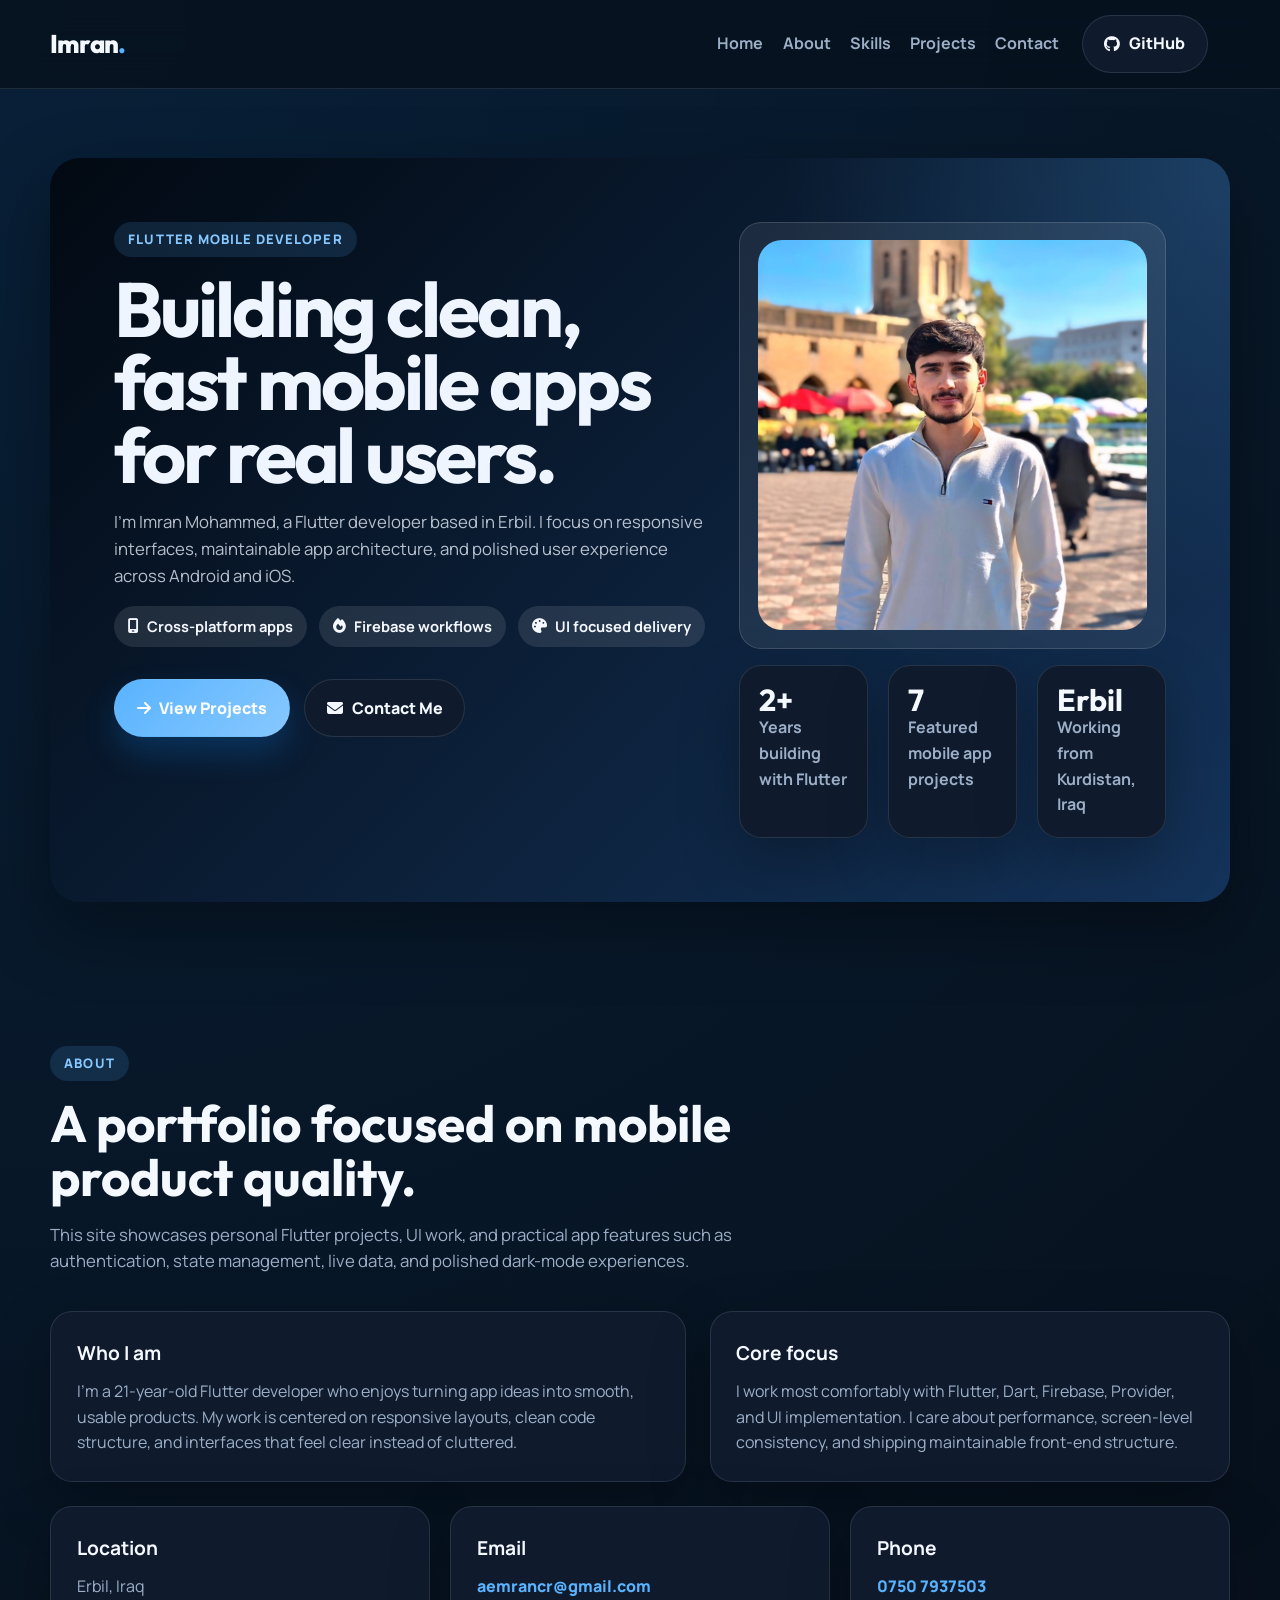
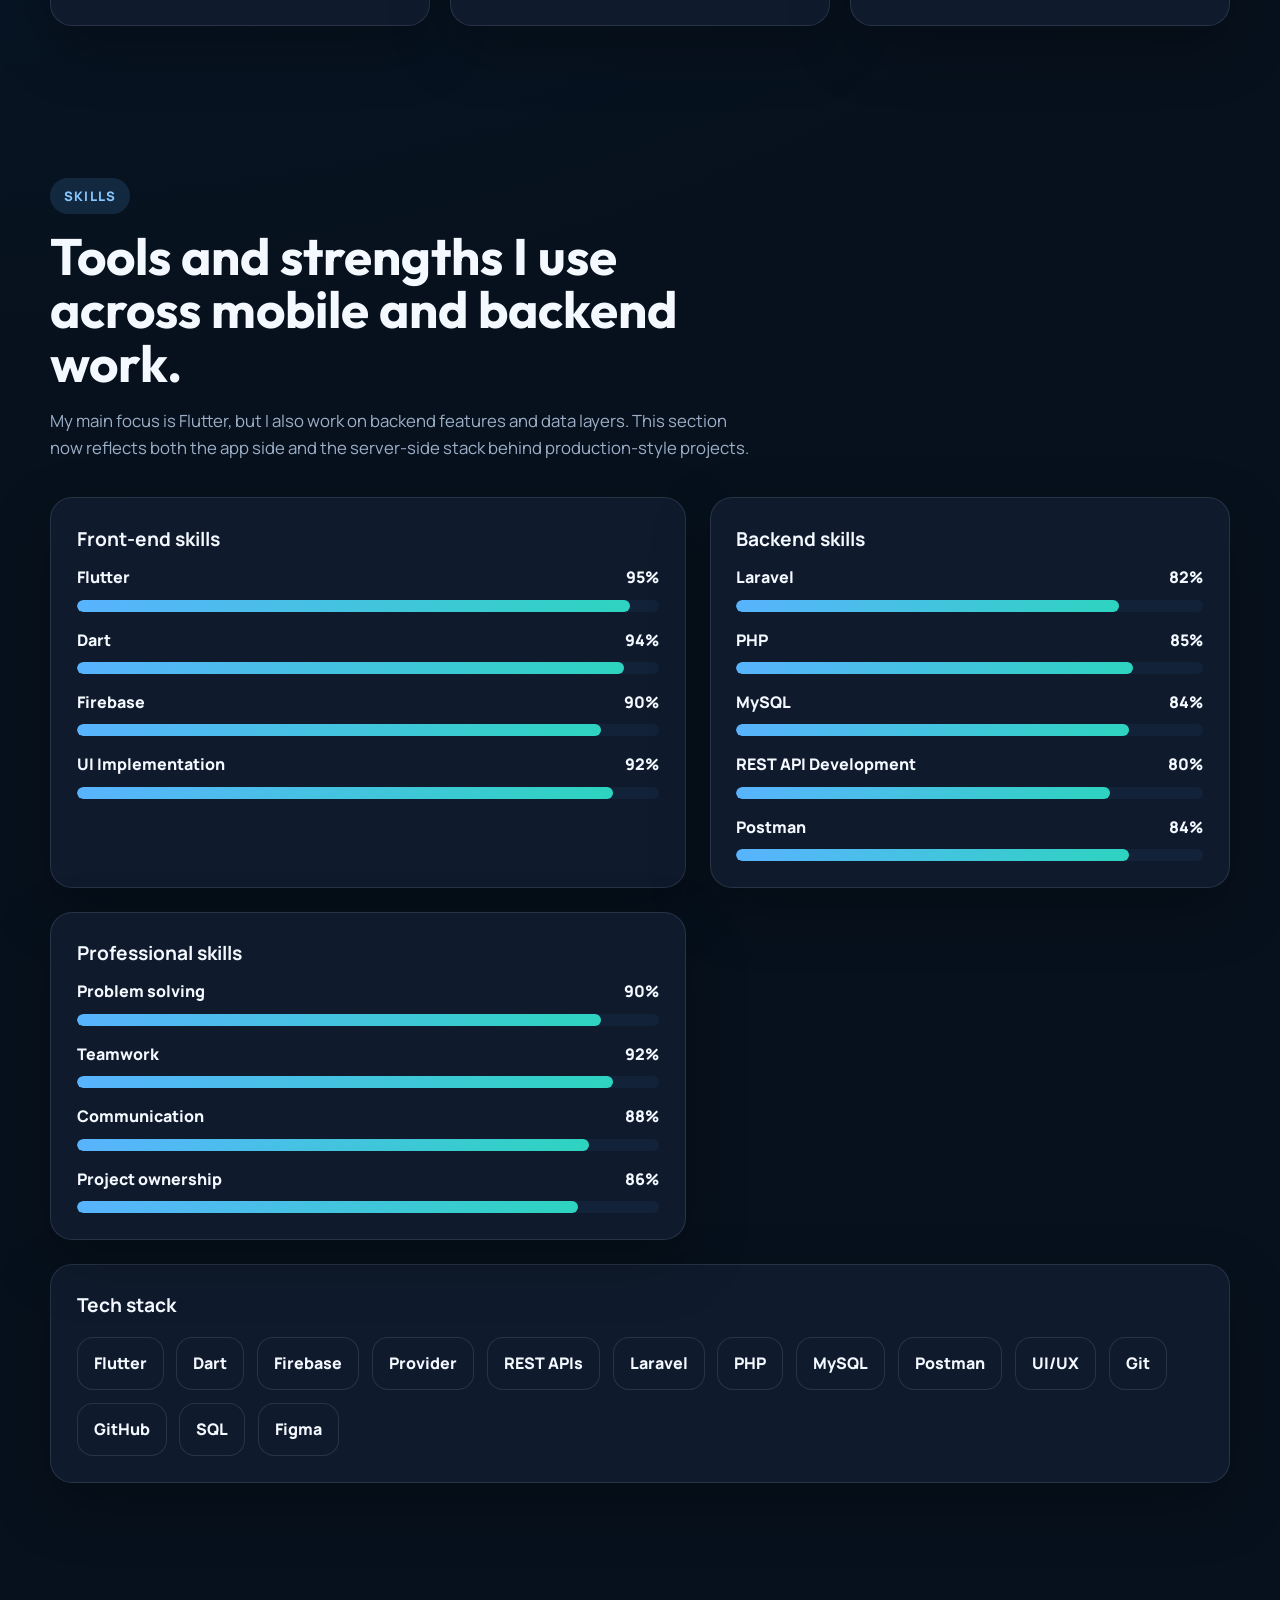
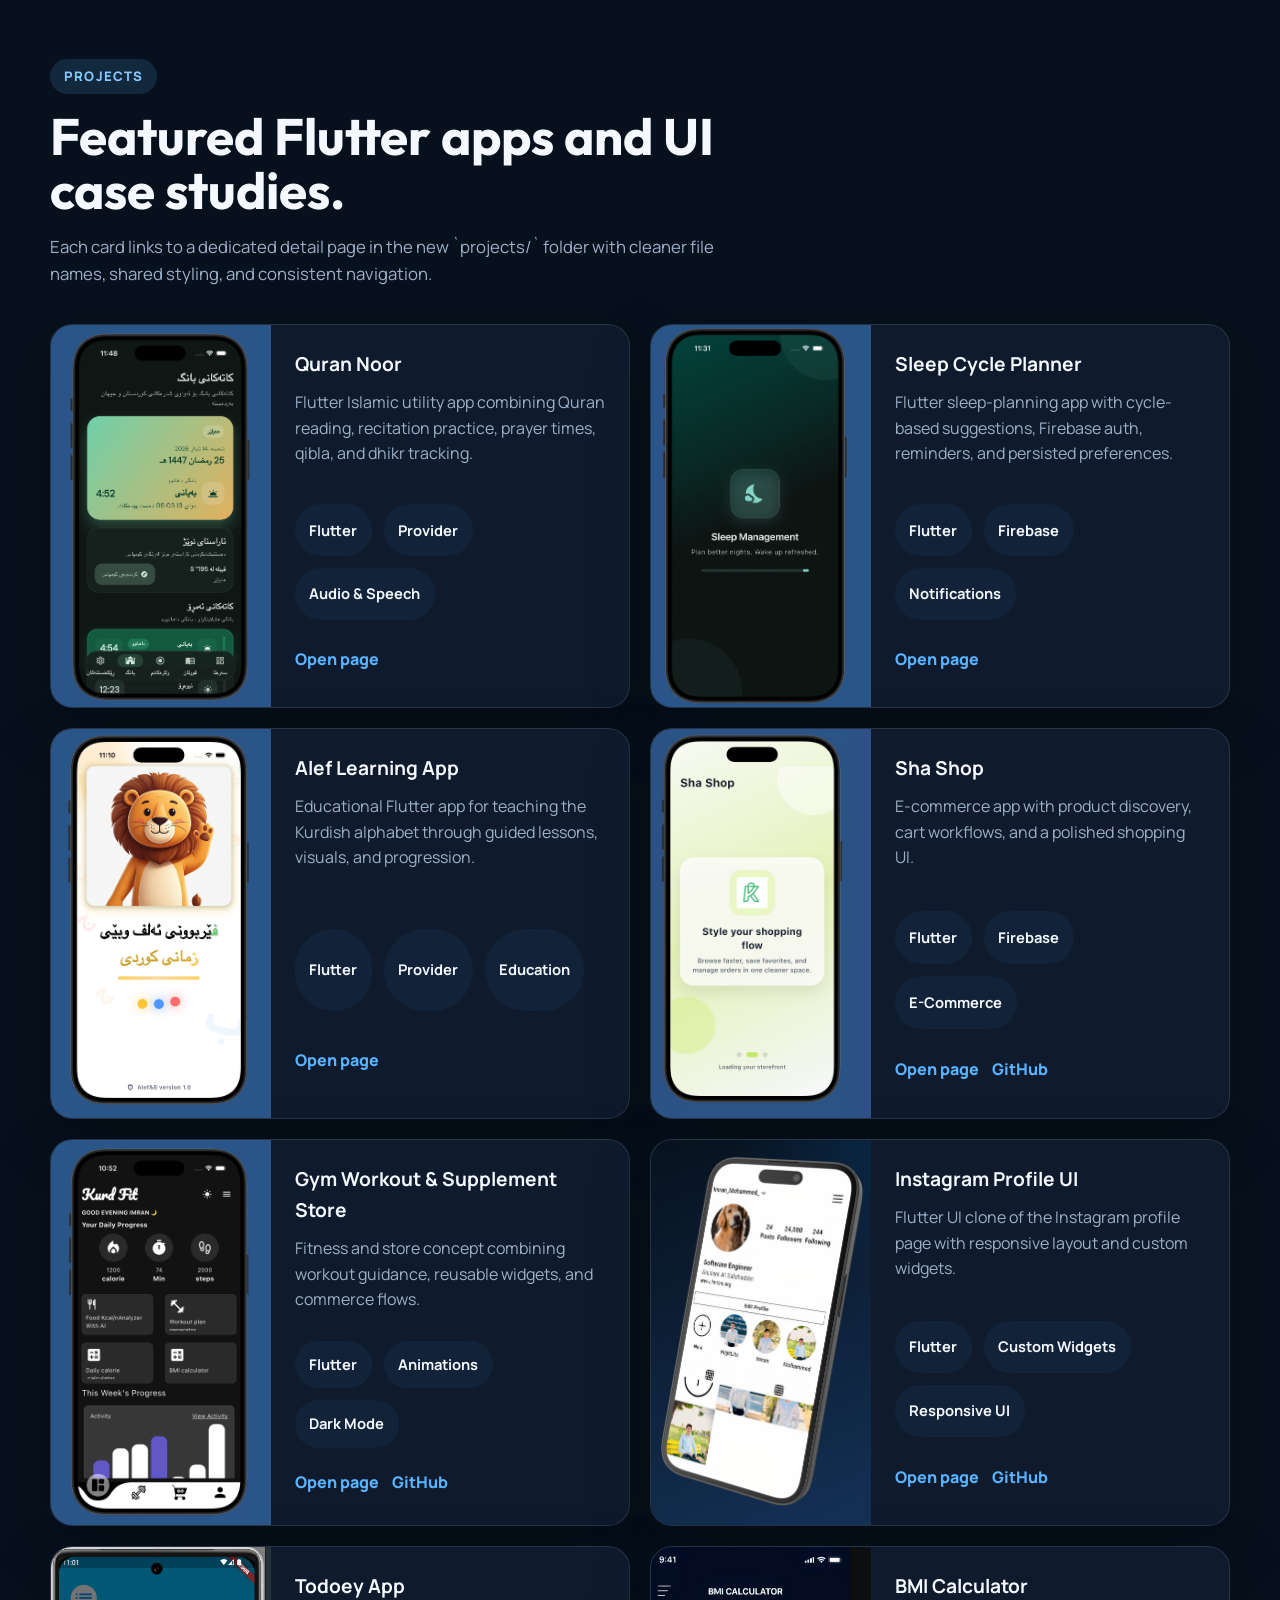
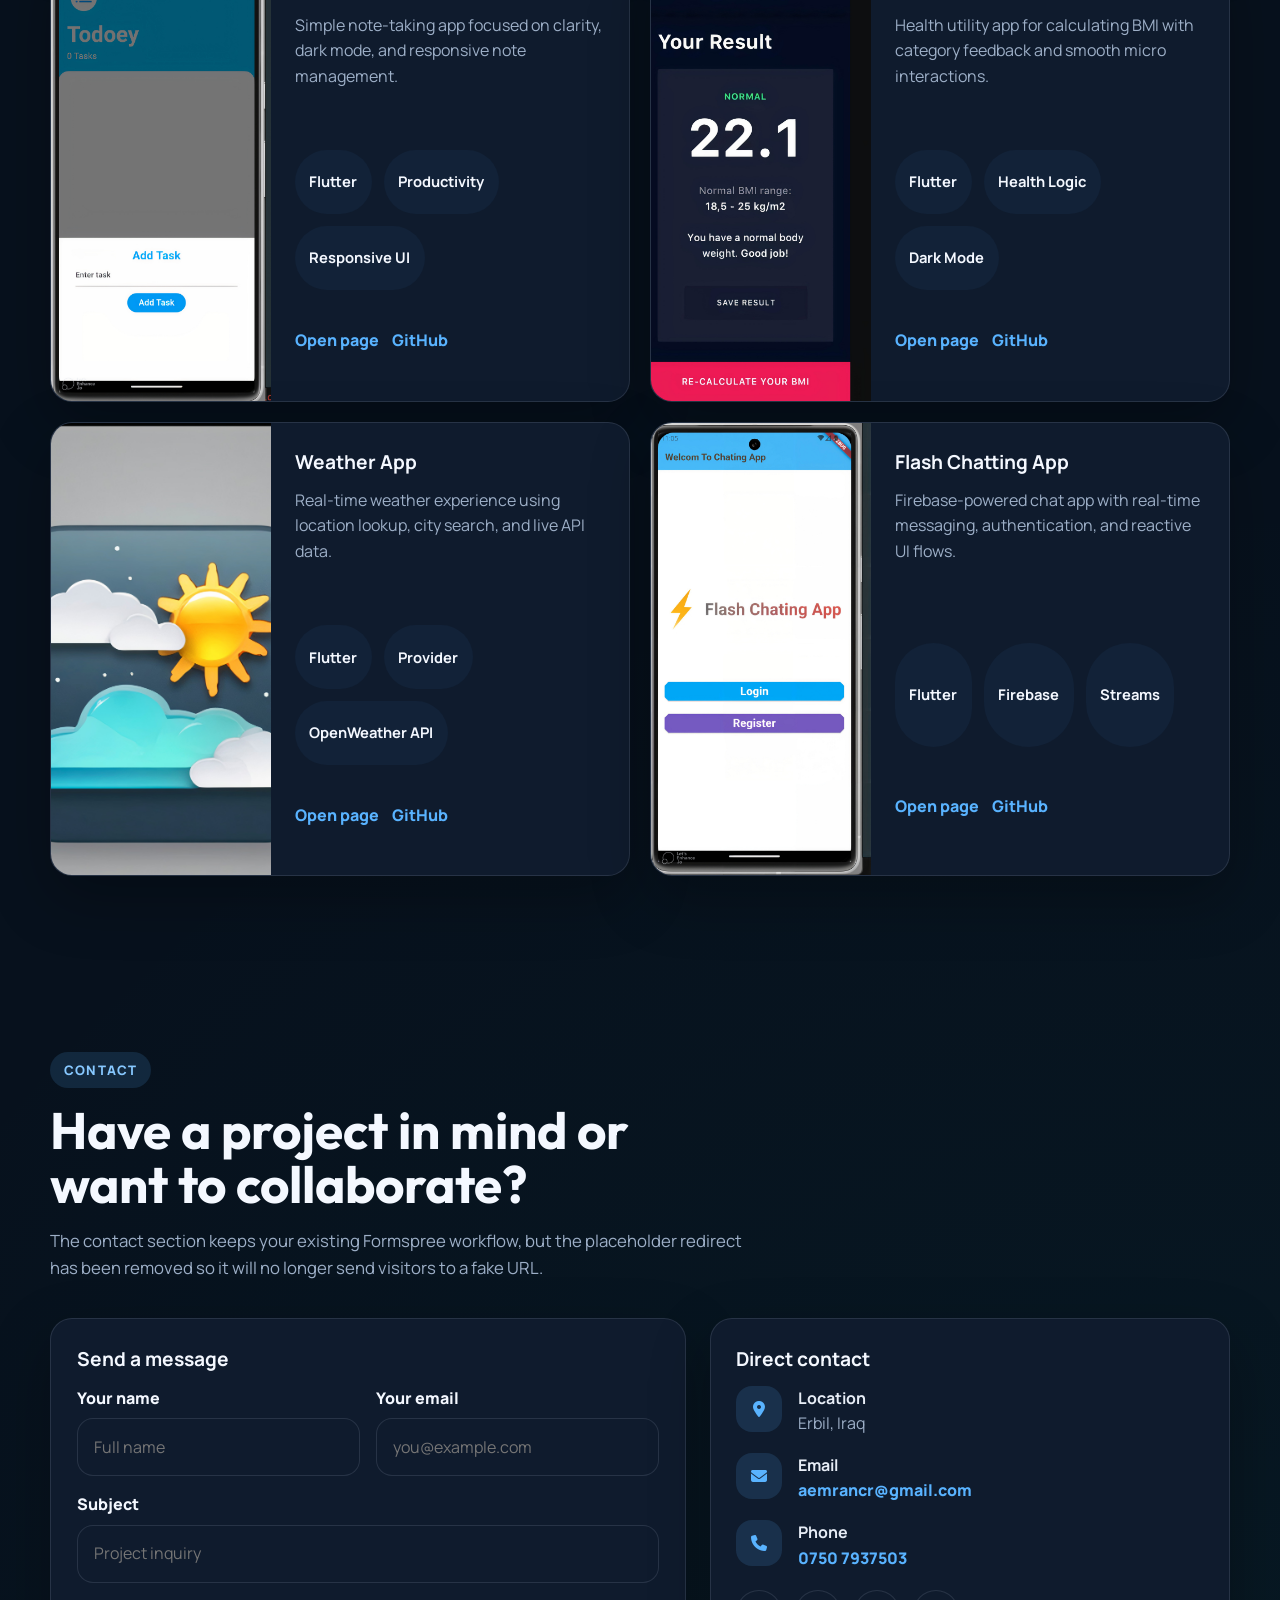
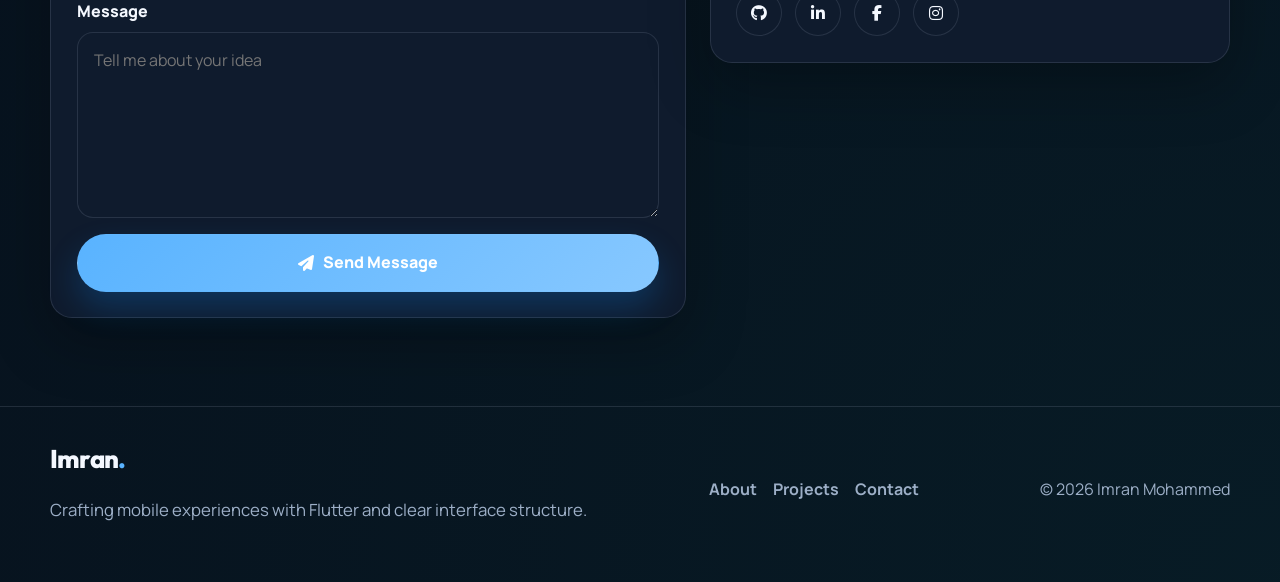
<file: index.html>
<!DOCTYPE html>
<html lang="en" data-theme="dark">

<head>
  <meta charset="UTF-8" />
  <meta name="viewport" content="width=device-width, initial-scale=1.0" />
  <title>Imran Mohammed | Flutter Developer Portfolio</title>
  <meta name="description"
    content="Portfolio website for Imran Mohammed, a Flutter mobile app developer building polished cross-platform experiences." />
  <link rel="preconnect" href="https://fonts.googleapis.com" />
  <link rel="preconnect" href="https://fonts.gstatic.com" crossorigin />
  <link
    href="https://fonts.googleapis.com/css2?family=Manrope:wght@400;500;700;800&family=Outfit:wght@500;600;700;800&display=swap"
    rel="stylesheet" />
  <link rel="stylesheet" href="https://cdnjs.cloudflare.com/ajax/libs/font-awesome/6.5.2/css/all.min.css" />
  <link rel="stylesheet" href="assets/css/styles.css" />
</head>

<body>
  <header class="site-header">
    <div class="container">
      <div class="site-header__inner">
        <a class="brand" href="index.html">Imran<span>.</span></a>

        <nav class="site-nav" aria-label="Main navigation">
          <div class="site-nav__links">
            <a href="#home">Home</a>
            <a href="#about">About</a>
            <a href="#skills">Skills</a>
            <a href="#projects">Projects</a>
            <a href="#contact">Contact</a>
          </div>

          <a class="button button--secondary" href="https://github.com/Imran-Mohammed-Shekho" target="_blank" rel="noreferrer">
            <i class="fa-brands fa-github"></i>
            GitHub
          </a>

          <div class="header-actions">
            <button class="mobile-toggle" type="button" data-mobile-toggle aria-label="Open navigation menu"
              aria-controls="mobile-menu" aria-expanded="false">
              <i class="fa-solid fa-bars"></i>
            </button>
          </div>
        </nav>
      </div>

      <div class="mobile-nav" id="mobile-menu" data-mobile-menu>
        <a href="#home">Home</a>
        <a href="#about">About</a>
        <a href="#skills">Skills</a>
        <a href="#projects">Projects</a>
        <a href="#contact">Contact</a>
        <a href="https://github.com/Imran-Mohammed-Shekho" target="_blank" rel="noreferrer">GitHub</a>
      </div>
    </div>
  </header>

  <main>
    <section class="hero" id="home">
      <div class="container">
        <div class="hero__panel">
          <div class="hero__grid">
            <div>
              <span class="eyebrow">Flutter Mobile Developer</span>
              <h1 class="hero__title">Building clean, fast mobile apps for real users.</h1>
              <p class="hero__copy">
                I’m Imran Mohammed, a Flutter developer based in Erbil. I focus on responsive interfaces,
                maintainable app architecture, and polished user experience across Android and iOS.
              </p>

              <div class="hero__highlights" aria-label="Top highlights">
                <span class="pill"><i class="fa-solid fa-mobile-screen"></i> Cross-platform apps</span>
                <span class="pill"><i class="fa-solid fa-fire"></i> Firebase workflows</span>
                <span class="pill"><i class="fa-solid fa-palette"></i> UI focused delivery</span>
              </div>

              <div class="button-row">
                <a class="button button--primary" href="#projects">
                  <i class="fa-solid fa-arrow-right"></i>
                  View Projects
                </a>
                <a class="button button--secondary" href="#contact">
                  <i class="fa-solid fa-envelope"></i>
                  Contact Me
                </a>
              </div>
            </div>

            <div class="hero-visual">
              <div class="portrait-card">
                <img src="assets/images/profile/mypicture.png" alt="Portrait of Imran Mohammed" />
              </div>

              <div class="metric-grid">
                <div class="stat-card">
                  <strong>2+</strong>
                  <span>Years building with Flutter</span>
                </div>
                <div class="stat-card">
                  <strong>7</strong>
                  <span>Featured mobile app projects</span>
                </div>
                <div class="stat-card">
                  <strong>Erbil</strong>
                  <span>Working from Kurdistan, Iraq</span>
                </div>
              </div>
            </div>
          </div>
        </div>
      </div>
    </section>

    <section class="section section--tight" id="about">
      <div class="container">
        <div class="section__header">
          <span class="eyebrow">About</span>
          <h2 class="section-title">A portfolio focused on mobile product quality.</h2>
          <p class="section-copy">
            This site showcases personal Flutter projects, UI work, and practical app features such as
            authentication, state management, live data, and polished dark-mode experiences.
          </p>
        </div>

        <div class="about-grid">
          <article class="card">
            <h3>Who I am</h3>
            <p>
              I’m a 21-year-old Flutter developer who enjoys turning app ideas into smooth, usable products.
              My work is centered on responsive layouts, clean code structure, and interfaces that feel clear
              instead of cluttered.
            </p>
          </article>

          <article class="card">
            <h3>Core focus</h3>
            <p>
              I work most comfortably with Flutter, Dart, Firebase, Provider, and UI implementation. I care
              about performance, screen-level consistency, and shipping maintainable front-end structure.
            </p>
          </article>
        </div>

        <div class="cards-grid" style="margin-top: 1.5rem">
          <article class="info-card">
            <h3>Location</h3>
            <p>Erbil, Iraq</p>
          </article>
          <article class="info-card">
            <h3>Email</h3>
            <p><a class="inline-link" href="mailto:aemrancr@gmail.com">aemrancr@gmail.com</a></p>
          </article>
          <article class="info-card">
            <h3>Phone</h3>
            <p><a class="inline-link" href="tel:+9647507937503">0750 7937503</a></p>
          </article>
        </div>
      </div>
    </section>

    <section class="section" id="skills">
      <div class="container">
        <div class="section__header">
          <span class="eyebrow">Skills</span>
          <h2 class="section-title">Tools and strengths I use across mobile and backend work.</h2>
          <p class="section-copy">
            My main focus is Flutter, but I also work on backend features and data layers. This section now
            reflects both the app side and the server-side stack behind production-style projects.
          </p>
        </div>

        <div class="about-grid">
          <article class="skill-card">
            <h3>Front-end skills</h3>
            <div class="skill-list">
              <div class="skill-row">
                <div class="skill-row__label">
                  <span>Flutter</span>
                  <span>95%</span>
                </div>
                <div class="progress" data-progress="95"><span></span></div>
              </div>
              <div class="skill-row">
                <div class="skill-row__label">
                  <span>Dart</span>
                  <span>94%</span>
                </div>
                <div class="progress" data-progress="94"><span></span></div>
              </div>
              <div class="skill-row">
                <div class="skill-row__label">
                  <span>Firebase</span>
                  <span>90%</span>
                </div>
                <div class="progress" data-progress="90"><span></span></div>
              </div>
              <div class="skill-row">
                <div class="skill-row__label">
                  <span>UI Implementation</span>
                  <span>92%</span>
                </div>
                <div class="progress" data-progress="92"><span></span></div>
              </div>
            </div>
          </article>

          <article class="skill-card">
            <h3>Backend skills</h3>
            <div class="skill-list">
              <div class="skill-row">
                <div class="skill-row__label">
                  <span>Laravel</span>
                  <span>82%</span>
                </div>
                <div class="progress" data-progress="82"><span></span></div>
              </div>
              <div class="skill-row">
                <div class="skill-row__label">
                  <span>PHP</span>
                  <span>85%</span>
                </div>
                <div class="progress" data-progress="85"><span></span></div>
              </div>
              <div class="skill-row">
                <div class="skill-row__label">
                  <span>MySQL</span>
                  <span>84%</span>
                </div>
                <div class="progress" data-progress="84"><span></span></div>
              </div>
              <div class="skill-row">
                <div class="skill-row__label">
                  <span>REST API Development</span>
                  <span>80%</span>
                </div>
                <div class="progress" data-progress="80"><span></span></div>
              </div>
              <div class="skill-row">
                <div class="skill-row__label">
                  <span>Postman</span>
                  <span>84%</span>
                </div>
                <div class="progress" data-progress="84"><span></span></div>
              </div>
            </div>
          </article>

          <article class="skill-card">
            <h3>Professional skills</h3>
            <div class="skill-list">
              <div class="skill-row">
                <div class="skill-row__label">
                  <span>Problem solving</span>
                  <span>90%</span>
                </div>
                <div class="progress" data-progress="90"><span></span></div>
              </div>
              <div class="skill-row">
                <div class="skill-row__label">
                  <span>Teamwork</span>
                  <span>92%</span>
                </div>
                <div class="progress" data-progress="92"><span></span></div>
              </div>
              <div class="skill-row">
                <div class="skill-row__label">
                  <span>Communication</span>
                  <span>88%</span>
                </div>
                <div class="progress" data-progress="88"><span></span></div>
              </div>
              <div class="skill-row">
                <div class="skill-row__label">
                  <span>Project ownership</span>
                  <span>86%</span>
                </div>
                <div class="progress" data-progress="86"><span></span></div>
              </div>
            </div>
          </article>
        </div>

        <article class="card" style="margin-top: 1.5rem">
          <h3>Tech stack</h3>
          <div class="tech-stack" style="margin-top: 1rem">
            <span class="tech-item">Flutter</span>
            <span class="tech-item">Dart</span>
            <span class="tech-item">Firebase</span>
            <span class="tech-item">Provider</span>
            <span class="tech-item">REST APIs</span>
            <span class="tech-item">Laravel</span>
            <span class="tech-item">PHP</span>
            <span class="tech-item">MySQL</span>
            <span class="tech-item">Postman</span>
            <span class="tech-item">UI/UX</span>
            <span class="tech-item">Git</span>
            <span class="tech-item">GitHub</span>
            <span class="tech-item">SQL</span>
            <span class="tech-item">Figma</span>
          </div>
        </article>
      </div>
    </section>

    <section class="section" id="projects">
      <div class="container">
        <div class="section__header">
          <span class="eyebrow">Projects</span>
          <h2 class="section-title">Featured Flutter apps and UI case studies.</h2>
          <p class="section-copy">
            Each card links to a dedicated detail page in the new `projects/` folder with cleaner file names,
            shared styling, and consistent navigation.
          </p>
        </div>

        <div class="project-grid">
          <article class="project-card">
            <div class="project-card__media">
              <img src="assets/images/projects/quran-images/quran-screen-10.png" alt="Quran Noor screenshot" />
            </div>
            <div class="project-card__body">
              <div>
                <h3>Quran Noor</h3>
                <p>Flutter Islamic utility app combining Quran reading, recitation practice, prayer times, qibla, and
                  dhikr tracking.</p>
              </div>
              <div class="badge-list">
                <span class="badge">Flutter</span>
                <span class="badge">Provider</span>
                <span class="badge">Audio & Speech</span>
              </div>
              <div class="project-card__actions">
                <a class="link-button" href="projects/quran-companion-app.html">Open page</a>
              </div>
            </div>
          </article>

          <article class="project-card">
            <div class="project-card__media">
              <img src="assets/images/projects/sleep-images/sleep-screen-01.png" alt="Sleep cycle planner screenshot" />
            </div>
            <div class="project-card__body">
              <div>
                <h3>Sleep Cycle Planner</h3>
                <p>Flutter sleep-planning app with cycle-based suggestions, Firebase auth, reminders, and persisted
                  preferences.</p>
              </div>
              <div class="badge-list">
                <span class="badge">Flutter</span>
                <span class="badge">Firebase</span>
                <span class="badge">Notifications</span>
              </div>
              <div class="project-card__actions">
                <a class="link-button" href="projects/sleep-cycle-planner.html">Open page</a>
              </div>
            </div>
          </article>

          <article class="project-card">
            <div class="project-card__media">
              <img src="assets/images/projects/alef-images/alef-screen-01.png" alt="Alef learning app screenshot" />
            </div>
            <div class="project-card__body">
              <div>
                <h3>Alef Learning App</h3>
                <p>Educational Flutter app for teaching the Kurdish alphabet through guided lessons, visuals, and
                  progression.</p>
              </div>
              <div class="badge-list">
                <span class="badge">Flutter</span>
                <span class="badge">Provider</span>
                <span class="badge">Education</span>
              </div>
              <div class="project-card__actions">
                <a class="link-button" href="projects/alef-learning-app.html">Open page</a>
              </div>
            </div>
          </article>

          <article class="project-card">
            <div class="project-card__media">
              <img src="assets/images/projects/ShaShopImages/shashop-01.png" alt="Sha Shop screenshot" />
            </div>
            <div class="project-card__body">
              <div>
                <h3>Sha Shop</h3>
                <p>E-commerce app with product discovery, cart workflows, and a polished shopping UI.</p>
              </div>
              <div class="badge-list">
                <span class="badge">Flutter</span>
                <span class="badge">Firebase</span>
                <span class="badge">E-Commerce</span>
              </div>
              <div class="project-card__actions">
                <a class="link-button" href="projects/kurd-shop.html">Open page</a>
                <a class="link-button" href="https://github.com/Imran7782/E-commerce-app" target="_blank"
                  rel="noreferrer">GitHub</a>
              </div>
            </div>
          </article>

          <article class="project-card">
            <div class="project-card__media">
              <img src="assets/images/projects/gymImages/2.png" alt="Gym workout and supplement store screenshot" />
            </div>
            <div class="project-card__body">
              <div>
                <h3>Gym Workout &amp; Supplement Store</h3>
                <p>Fitness and store concept combining workout guidance, reusable widgets, and commerce flows.</p>
              </div>
              <div class="badge-list">
                <span class="badge">Flutter</span>
                <span class="badge">Animations</span>
                <span class="badge">Dark Mode</span>
              </div>
              <div class="project-card__actions">
                <a class="link-button" href="projects/gym-workout-store.html">Open page</a>
                <a class="link-button" href="https://github.com/Imran7782/Gym-App" target="_blank"
                  rel="noreferrer">GitHub</a>
              </div>
            </div>
          </article>

          <article class="project-card">
            <div class="project-card__media">
              <img src="assets/images/projects/resized_iphone15_image-left.png" alt="Instagram UI screenshot" />
            </div>
            <div class="project-card__body">
              <div>
                <h3>Instagram Profile UI</h3>
                <p>Flutter UI clone of the Instagram profile page with responsive layout and custom widgets.</p>
              </div>
              <div class="badge-list">
                <span class="badge">Flutter</span>
                <span class="badge">Custom Widgets</span>
                <span class="badge">Responsive UI</span>
              </div>
              <div class="project-card__actions">
                <a class="link-button" href="projects/instagram-ui.html">Open page</a>
                <a class="link-button" href="https://github.com/Imran7782/Instagram-UI" target="_blank"
                  rel="noreferrer">GitHub</a>
              </div>
            </div>
          </article>

          <article class="project-card">
            <div class="project-card__media">
              <img src="assets/images/projects/tody1_LE_upscale_balanced_x4.jpg" alt="Todoey app screenshot" />
            </div>
            <div class="project-card__body">
              <div>
                <h3>Todoey App</h3>
                <p>Simple note-taking app focused on clarity, dark mode, and responsive note management.</p>
              </div>
              <div class="badge-list">
                <span class="badge">Flutter</span>
                <span class="badge">Productivity</span>
                <span class="badge">Responsive UI</span>
              </div>
              <div class="project-card__actions">
                <a class="link-button" href="projects/todoey-app.html">Open page</a>
                <a class="link-button" href="https://github.com/Imran7782/Todyoe-App" target="_blank"
                  rel="noreferrer">GitHub</a>
              </div>
            </div>
          </article>

          <article class="project-card">
            <div class="project-card__media">
              <img src="assets/images/projects/bm3.jpg" alt="BMI calculator screenshot" />
            </div>
            <div class="project-card__body">
              <div>
                <h3>BMI Calculator</h3>
                <p>Health utility app for calculating BMI with category feedback and smooth micro interactions.</p>
              </div>
              <div class="badge-list">
                <span class="badge">Flutter</span>
                <span class="badge">Health Logic</span>
                <span class="badge">Dark Mode</span>
              </div>
              <div class="project-card__actions">
                <a class="link-button" href="projects/bmi-calculator.html">Open page</a>
                <a class="link-button" href="https://github.com/Imran7782/Modern-BMI" target="_blank"
                  rel="noreferrer">GitHub</a>
              </div>
            </div>
          </article>

          <article class="project-card">
            <div class="project-card__media">
              <img src="assets/images/projects/weather-image.jpg" alt="Weather app screenshot" />
            </div>
            <div class="project-card__body">
              <div>
                <h3>Weather App</h3>
                <p>Real-time weather experience using location lookup, city search, and live API data.</p>
              </div>
              <div class="badge-list">
                <span class="badge">Flutter</span>
                <span class="badge">Provider</span>
                <span class="badge">OpenWeather API</span>
              </div>
              <div class="project-card__actions">
                <a class="link-button" href="projects/weather-app.html">Open page</a>
                <a class="link-button" href="https://github.com/Imran7782/Weather-App" target="_blank"
                  rel="noreferrer">GitHub</a>
              </div>
            </div>
          </article>

          <article class="project-card">
            <div class="project-card__media">
              <img src="assets/images/projects/flash-chating.jpg" alt="Flash chatting app screenshot" />
            </div>
            <div class="project-card__body">
              <div>
                <h3>Flash Chatting App</h3>
                <p>Firebase-powered chat app with real-time messaging, authentication, and reactive UI flows.</p>
              </div>
              <div class="badge-list">
                <span class="badge">Flutter</span>
                <span class="badge">Firebase</span>
                <span class="badge">Streams</span>
              </div>
              <div class="project-card__actions">
                <a class="link-button" href="projects/flash-chatting-app.html">Open page</a>
                <a class="link-button" href="https://github.com/Imran7782/Chating-App" target="_blank"
                  rel="noreferrer">GitHub</a>
              </div>
            </div>
          </article>
        </div>
      </div>
    </section>

    <section class="section" id="contact">
      <div class="container">
        <div class="section__header">
          <span class="eyebrow">Contact</span>
          <h2 class="section-title">Have a project in mind or want to collaborate?</h2>
          <p class="section-copy">
            The contact section keeps your existing Formspree workflow, but the placeholder redirect has been
            removed so it will no longer send visitors to a fake URL.
          </p>
        </div>

        <div class="contact-grid">
          <article class="contact-card">
            <h3>Send a message</h3>
            <form class="contact-form" action="https://formspree.io/f/xdkgqygn" method="POST">
              <div class="form-row">
                <div class="form-field">
                  <label for="name">Your name</label>
                  <input id="name" name="name" type="text" placeholder="Full name" required />
                </div>
                <div class="form-field">
                  <label for="email">Your email</label>
                  <input id="email" name="email" type="email" placeholder="you@example.com" required />
                </div>
              </div>

              <div class="form-field">
                <label for="subject">Subject</label>
                <input id="subject" name="subject" type="text" placeholder="Project inquiry" required />
              </div>

              <div class="form-field">
                <label for="message">Message</label>
                <textarea id="message" name="message" rows="6" placeholder="Tell me about your idea"
                  required></textarea>
              </div>

              <button class="button button--primary" type="submit">
                <i class="fa-solid fa-paper-plane"></i>
                Send Message
              </button>
            </form>
          </article>

          <article class="contact-card">
            <h3>Direct contact</h3>
            <div class="contact-points">
              <div class="contact-point">
                <span class="contact-point__icon"><i class="fa-solid fa-location-dot"></i></span>
                <div>
                  <strong>Location</strong>
                  <p>Erbil, Iraq</p>
                </div>
              </div>
              <div class="contact-point">
                <span class="contact-point__icon"><i class="fa-solid fa-envelope"></i></span>
                <div>
                  <strong>Email</strong>
                  <p><a class="inline-link" href="mailto:aemrancr@gmail.com">aemrancr@gmail.com</a></p>
                </div>
              </div>
              <div class="contact-point">
                <span class="contact-point__icon"><i class="fa-solid fa-phone"></i></span>
                <div>
                  <strong>Phone</strong>
                  <p><a class="inline-link" href="tel:+9647507937503">0750 7937503</a></p>
                </div>
              </div>
            </div>

            <div class="social-list">
              <a class="social-link" href="https://github.com/Imran-Mohammed-Shekho" target="_blank" rel="noreferrer"
                aria-label="GitHub">
                <i class="fa-brands fa-github"></i>
              </a>
              <a class="social-link" href="https://www.linkedin.com/in/imran-mohammed-undefined-33266b32a"
                target="_blank" rel="noreferrer" aria-label="LinkedIn">
                <i class="fa-brands fa-linkedin-in"></i>
              </a>
              <a class="social-link" href="https://www.facebook.com/share/196NEKQjP1/?mibextid=wwXIfr" target="_blank"
                rel="noreferrer" aria-label="Facebook">
                <i class="fa-brands fa-facebook-f"></i>
              </a>
              <a class="social-link" href="https://www.instagram.com/a_mran_2_?igsh=NHR0enlnZjJuMTJo&utm_source=qr"
                target="_blank" rel="noreferrer" aria-label="Instagram">
                <i class="fa-brands fa-instagram"></i>
              </a>
            </div>
          </article>
        </div>
      </div>
    </section>
  </main>

  <footer class="site-footer">
    <div class="container">
      <div class="site-footer__inner">
        <div>
          <a class="brand" href="index.html">Imran<span>.</span></a>
          <p class="lead">Crafting mobile experiences with Flutter and clear interface structure.</p>
        </div>

        <div class="site-footer__links">
          <a href="#about">About</a>
          <a href="#projects">Projects</a>
          <a href="#contact">Contact</a>
        </div>

        <p>&copy; <span data-current-year></span> Imran Mohammed</p>
      </div>
    </div>
  </footer>

  <script src="assets/js/main.js"></script>
</body>

</html>
</file>
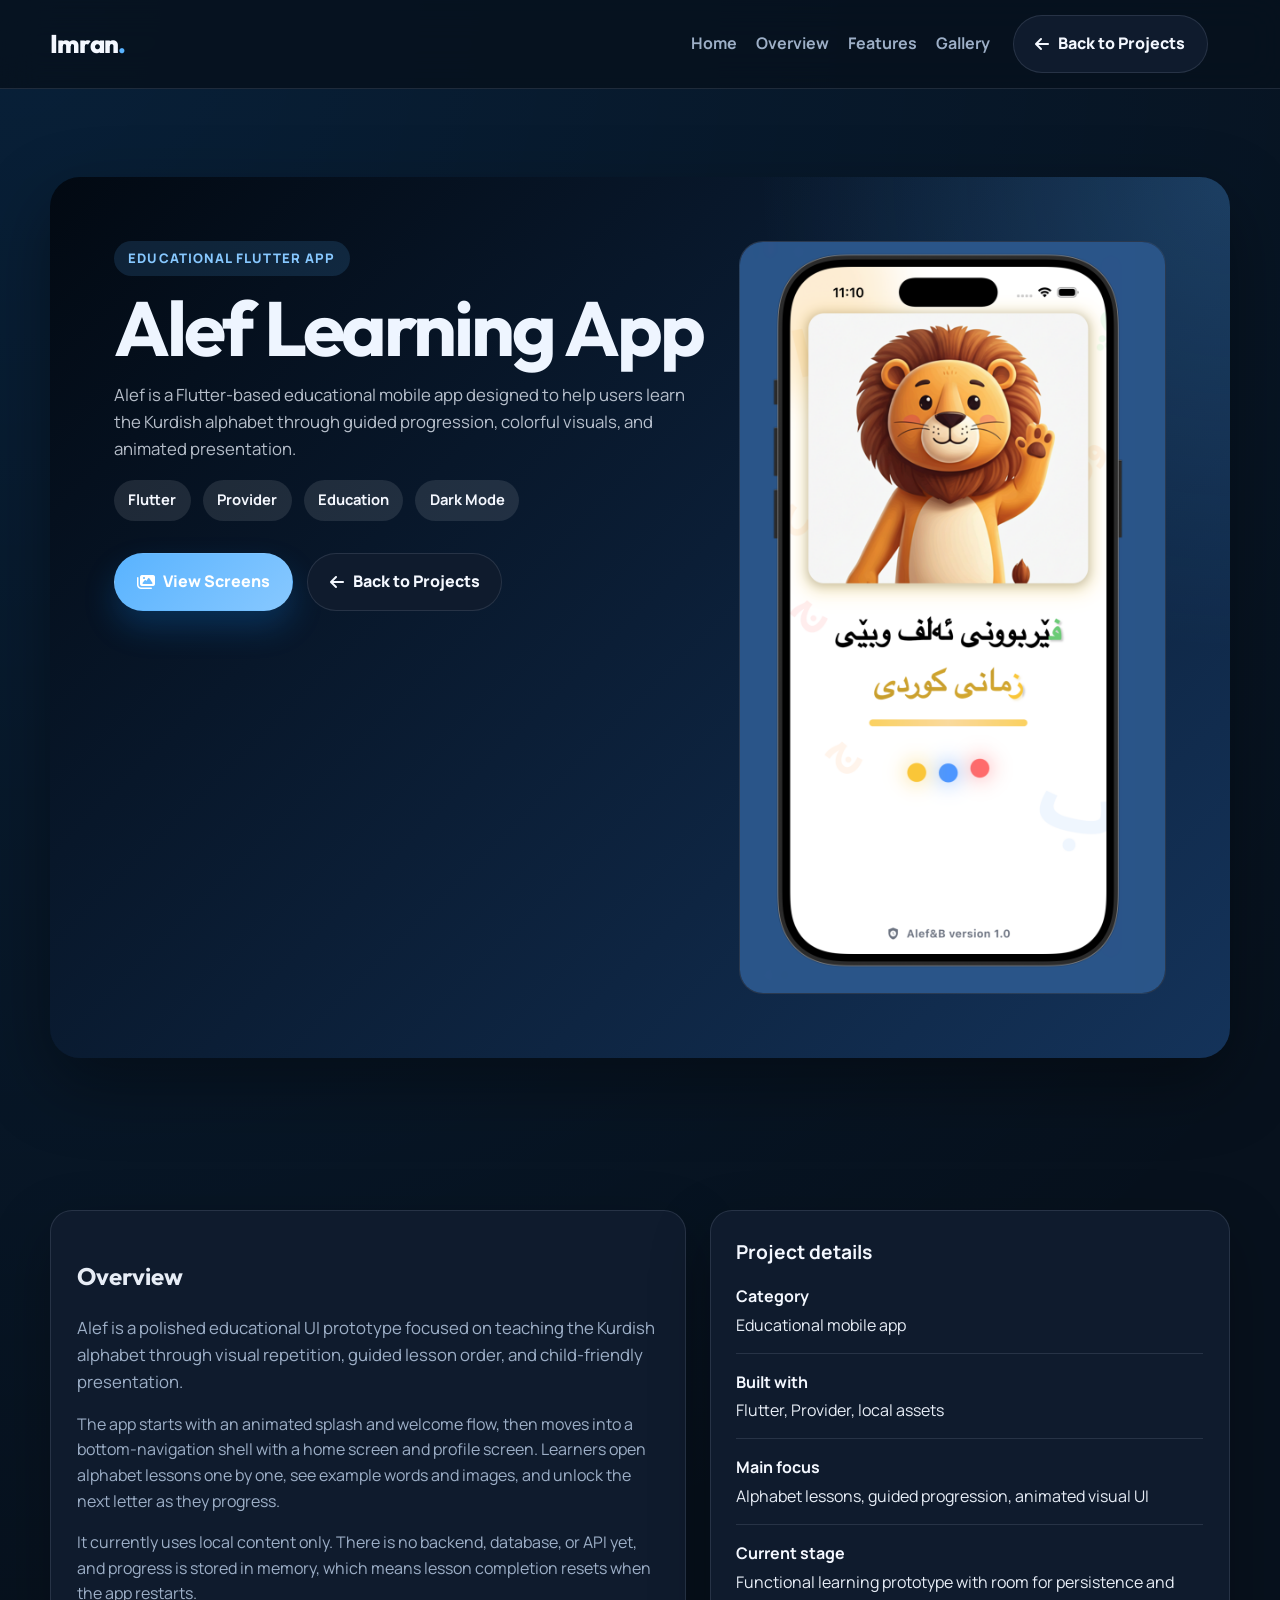
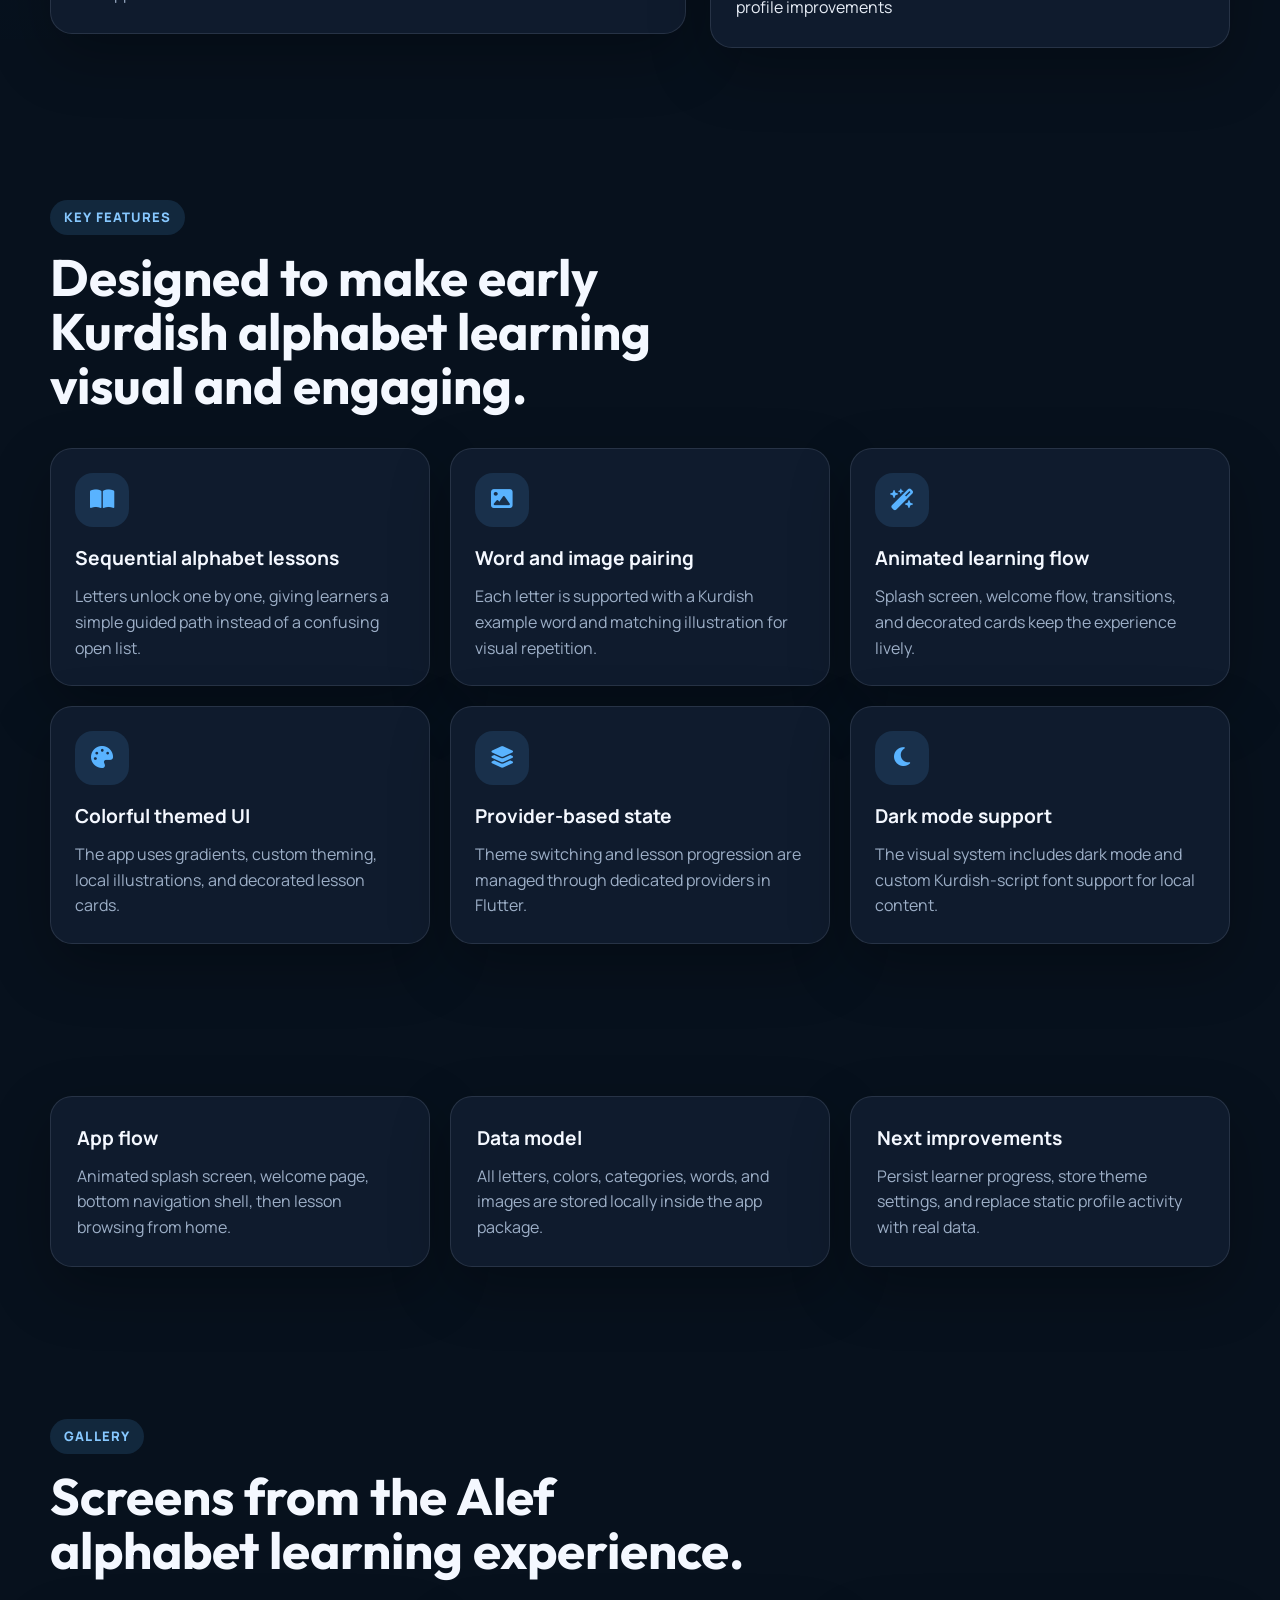
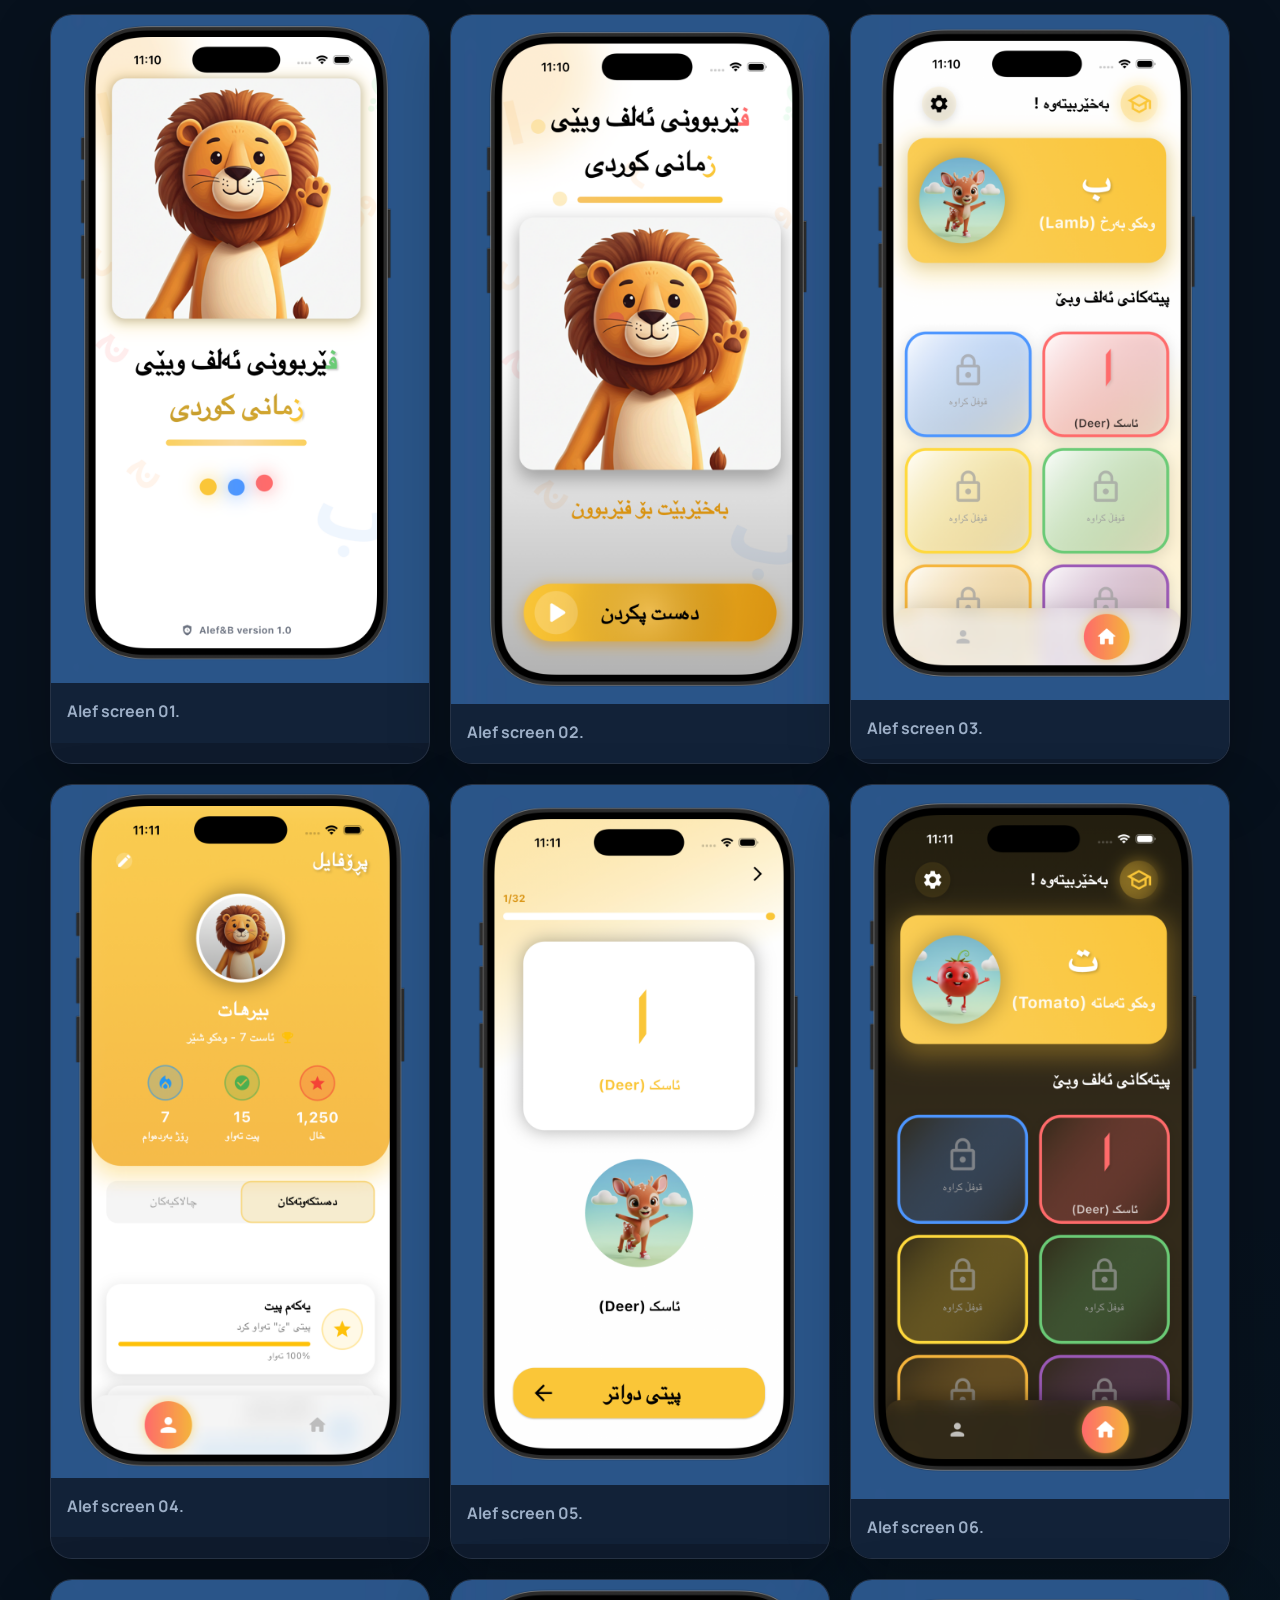
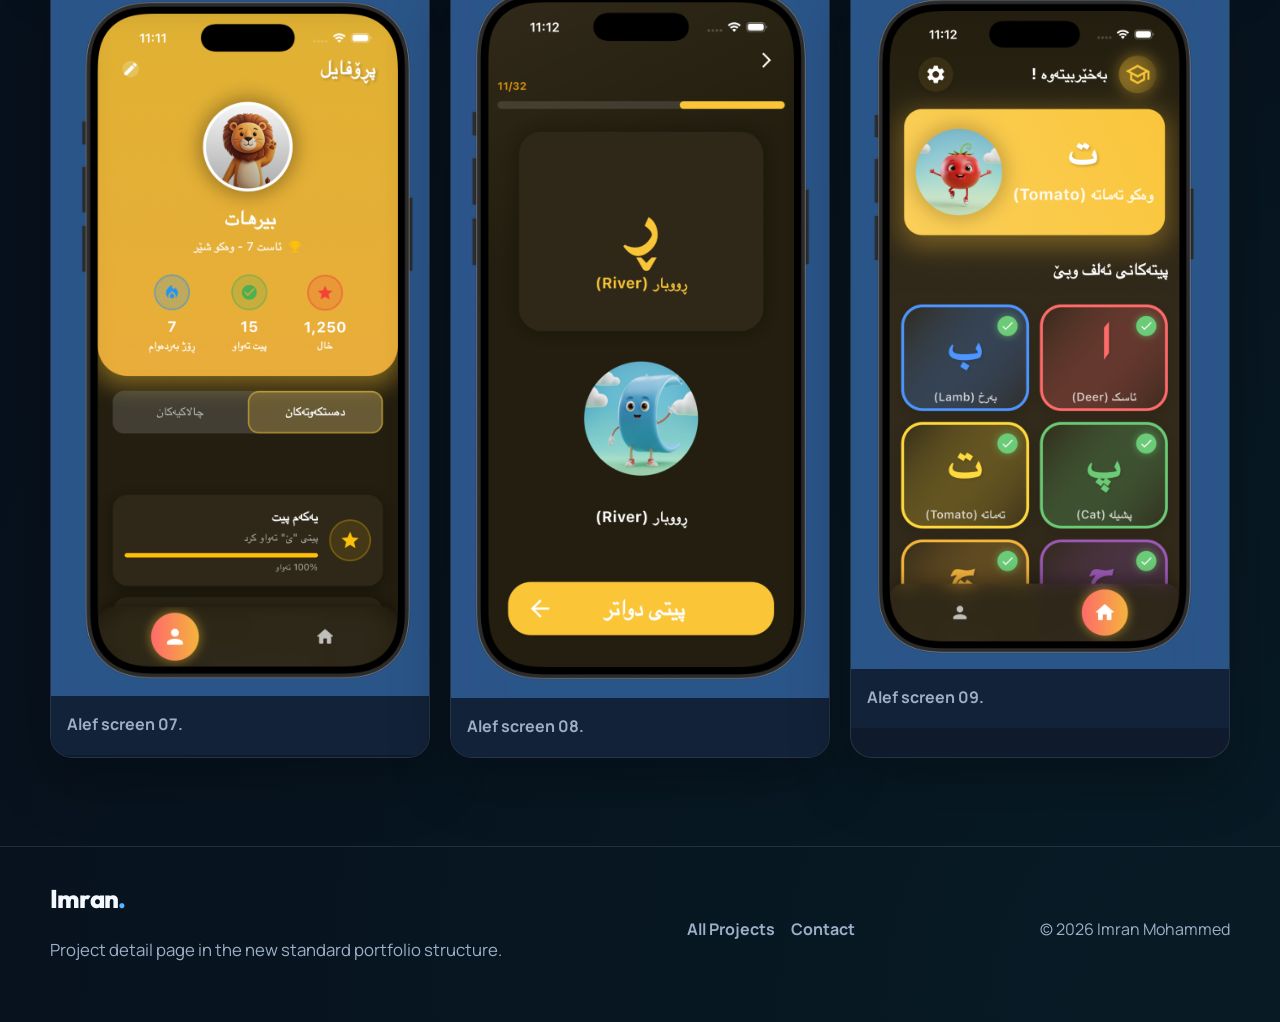
<file: projects/alef-learning-app.html>
<!DOCTYPE html>
<html lang="en" data-theme="dark">
  <head>
    <meta charset="UTF-8" />
    <meta name="viewport" content="width=device-width, initial-scale=1.0" />
    <title>Alef Learning App | Project Details</title>
    <meta
      name="description"
      content="Alef is a Flutter-based educational app for learning the Kurdish alphabet through animated lessons, guided progression, and local visual content."
    />
    <link rel="preconnect" href="https://fonts.googleapis.com" />
    <link rel="preconnect" href="https://fonts.gstatic.com" crossorigin />
    <link
      href="https://fonts.googleapis.com/css2?family=Manrope:wght@400;500;700;800&family=Outfit:wght@500;600;700;800&display=swap"
      rel="stylesheet"
    />
    <link
      rel="stylesheet"
      href="https://cdnjs.cloudflare.com/ajax/libs/font-awesome/6.5.2/css/all.min.css"
    />
    <link rel="stylesheet" href="../assets/css/styles.css" />
  </head>
  <body>
    <header class="site-header">
      <div class="container">
        <div class="site-header__inner">
          <a class="brand" href="../index.html">Imran<span>.</span></a>
          <nav class="site-nav" aria-label="Project navigation">
            <div class="site-nav__links">
              <a href="../index.html">Home</a>
              <a href="#overview">Overview</a>
              <a href="#features">Features</a>
              <a href="#gallery">Gallery</a>
            </div>
            <a class="button button--secondary" href="../index.html#projects">
              <i class="fa-solid fa-arrow-left"></i>
              Back to Projects
            </a>
            <div class="header-actions">
              <button class="mobile-toggle" type="button" data-mobile-toggle aria-label="Open navigation menu" aria-controls="mobile-menu" aria-expanded="false">
                <i class="fa-solid fa-bars"></i>
              </button>
            </div>
          </nav>
        </div>
        <div class="mobile-nav" id="mobile-menu" data-mobile-menu>
          <a href="../index.html">Home</a>
          <a href="#overview">Overview</a>
          <a href="#features">Features</a>
          <a href="#gallery">Gallery</a>
          <a href="../index.html#projects">Back to Projects</a>
        </div>
      </div>
    </header>

    <main>
      <section class="section">
        <div class="container">
          <div class="project-hero">
            <div class="project-hero__grid">
              <div>
                <span class="eyebrow">Educational Flutter App</span>
                <h1 class="project-hero__title">Alef Learning App</h1>
                <p class="project-hero__copy">
                  Alef is a Flutter-based educational mobile app designed to help users learn the Kurdish
                  alphabet through guided progression, colorful visuals, and animated presentation.
                </p>
                <div class="project-badges">
                  <span class="pill">Flutter</span>
                  <span class="pill">Provider</span>
                  <span class="pill">Education</span>
                  <span class="pill">Dark Mode</span>
                </div>
                <div class="button-row">
                  <a class="button button--primary" href="#gallery">
                    <i class="fa-solid fa-images"></i>
                    View Screens
                  </a>
                  <a class="button button--secondary" href="../index.html#projects">
                    <i class="fa-solid fa-arrow-left"></i>
                    Back to Projects
                  </a>
                </div>
              </div>
              <div class="project-visual">
                <img src="../assets/images/projects/alef-images/alef-screen-01.png" alt="Alef learning app preview" />
              </div>
            </div>
          </div>
        </div>
      </section>

      <section class="section section--tight" id="overview">
        <div class="container">
          <div class="project-layout">
            <article class="card">
              <h2 class="project-title">Overview</h2>
              <p class="lead">
                Alef is a polished educational UI prototype focused on teaching the Kurdish alphabet through
                visual repetition, guided lesson order, and child-friendly presentation.
              </p>
              <p style="margin-top: 1rem">
                The app starts with an animated splash and welcome flow, then moves into a bottom-navigation
                shell with a home screen and profile screen. Learners open alphabet lessons one by one, see
                example words and images, and unlock the next letter as they progress.
              </p>
              <p style="margin-top: 1rem">
                It currently uses local content only. There is no backend, database, or API yet, and progress is
                stored in memory, which means lesson completion resets when the app restarts.
              </p>
            </article>

            <aside class="card">
              <h3>Project details</h3>
              <div class="detail-list" style="margin-top: 1rem">
                <div>
                  <strong>Category</strong>
                  <span>Educational mobile app</span>
                </div>
                <div>
                  <strong>Built with</strong>
                  <span>Flutter, Provider, local assets</span>
                </div>
                <div>
                  <strong>Main focus</strong>
                  <span>Alphabet lessons, guided progression, animated visual UI</span>
                </div>
                <div>
                  <strong>Current stage</strong>
                  <span>Functional learning prototype with room for persistence and profile improvements</span>
                </div>
              </div>
            </aside>
          </div>
        </div>
      </section>

      <section class="section" id="features">
        <div class="container">
          <div class="section__header">
            <span class="eyebrow">Key Features</span>
            <h2 class="section-title">Designed to make early Kurdish alphabet learning visual and engaging.</h2>
          </div>

          <div class="feature-grid">
            <article class="feature-card">
              <span class="feature-card__icon"><i class="fa-solid fa-book-open"></i></span>
              <h3>Sequential alphabet lessons</h3>
              <p>Letters unlock one by one, giving learners a simple guided path instead of a confusing open list.</p>
            </article>
            <article class="feature-card">
              <span class="feature-card__icon"><i class="fa-solid fa-image"></i></span>
              <h3>Word and image pairing</h3>
              <p>Each letter is supported with a Kurdish example word and matching illustration for visual repetition.</p>
            </article>
            <article class="feature-card">
              <span class="feature-card__icon"><i class="fa-solid fa-wand-magic-sparkles"></i></span>
              <h3>Animated learning flow</h3>
              <p>Splash screen, welcome flow, transitions, and decorated cards keep the experience lively.</p>
            </article>
            <article class="feature-card">
              <span class="feature-card__icon"><i class="fa-solid fa-palette"></i></span>
              <h3>Colorful themed UI</h3>
              <p>The app uses gradients, custom theming, local illustrations, and decorated lesson cards.</p>
            </article>
            <article class="feature-card">
              <span class="feature-card__icon"><i class="fa-solid fa-layer-group"></i></span>
              <h3>Provider-based state</h3>
              <p>Theme switching and lesson progression are managed through dedicated providers in Flutter.</p>
            </article>
            <article class="feature-card">
              <span class="feature-card__icon"><i class="fa-solid fa-moon"></i></span>
              <h3>Dark mode support</h3>
              <p>The visual system includes dark mode and custom Kurdish-script font support for local content.</p>
            </article>
          </div>
        </div>
      </section>

      <section class="section section--tight">
        <div class="container">
          <div class="cards-grid">
            <article class="timeline-card">
              <h3>App flow</h3>
              <p>Animated splash screen, welcome page, bottom navigation shell, then lesson browsing from home.</p>
            </article>
            <article class="timeline-card">
              <h3>Data model</h3>
              <p>All letters, colors, categories, words, and images are stored locally inside the app package.</p>
            </article>
            <article class="timeline-card">
              <h3>Next improvements</h3>
              <p>Persist learner progress, store theme settings, and replace static profile activity with real data.</p>
            </article>
          </div>
        </div>
      </section>

      <section class="section" id="gallery">
        <div class="container">
          <div class="section__header">
            <span class="eyebrow">Gallery</span>
            <h2 class="section-title">Screens from the Alef alphabet learning experience.</h2>
          </div>
          <div class="gallery-grid">
            <article class="gallery-card">
              <figure>
                <img src="../assets/images/projects/alef-images/alef-screen-01.png" alt="Alef app screen 01" />
                <figcaption>Alef screen 01.</figcaption>
              </figure>
            </article>
            <article class="gallery-card">
              <figure>
                <img src="../assets/images/projects/alef-images/alef-screen-02.png" alt="Alef app screen 02" />
                <figcaption>Alef screen 02.</figcaption>
              </figure>
            </article>
            <article class="gallery-card">
              <figure>
                <img src="../assets/images/projects/alef-images/alef-screen-03.png" alt="Alef app screen 03" />
                <figcaption>Alef screen 03.</figcaption>
              </figure>
            </article>
            <article class="gallery-card">
              <figure>
                <img src="../assets/images/projects/alef-images/alef-screen-04.png" alt="Alef app screen 04" />
                <figcaption>Alef screen 04.</figcaption>
              </figure>
            </article>
            <article class="gallery-card">
              <figure>
                <img src="../assets/images/projects/alef-images/alef-screen-05.png" alt="Alef app screen 05" />
                <figcaption>Alef screen 05.</figcaption>
              </figure>
            </article>
            <article class="gallery-card">
              <figure>
                <img src="../assets/images/projects/alef-images/alef-screen-06.png" alt="Alef app screen 06" />
                <figcaption>Alef screen 06.</figcaption>
              </figure>
            </article>
            <article class="gallery-card">
              <figure>
                <img src="../assets/images/projects/alef-images/alef-screen-07.png" alt="Alef app screen 07" />
                <figcaption>Alef screen 07.</figcaption>
              </figure>
            </article>
            <article class="gallery-card">
              <figure>
                <img src="../assets/images/projects/alef-images/alef-screen-08.png" alt="Alef app screen 08" />
                <figcaption>Alef screen 08.</figcaption>
              </figure>
            </article>
            <article class="gallery-card">
              <figure>
                <img src="../assets/images/projects/alef-images/alef-screen-09.png" alt="Alef app screen 09" />
                <figcaption>Alef screen 09.</figcaption>
              </figure>
            </article>
          </div>
        </div>
      </section>
    </main>

    <footer class="site-footer">
      <div class="container">
        <div class="site-footer__inner">
          <div>
            <a class="brand" href="../index.html">Imran<span>.</span></a>
            <p class="lead">Project detail page in the new standard portfolio structure.</p>
          </div>
          <div class="site-footer__links">
            <a href="../index.html#projects">All Projects</a>
            <a href="../index.html#contact">Contact</a>
          </div>
          <p>&copy; <span data-current-year></span> Imran Mohammed</p>
        </div>
      </div>
    </footer>

    <script src="../assets/js/main.js"></script>
  </body>
</html>
</file>
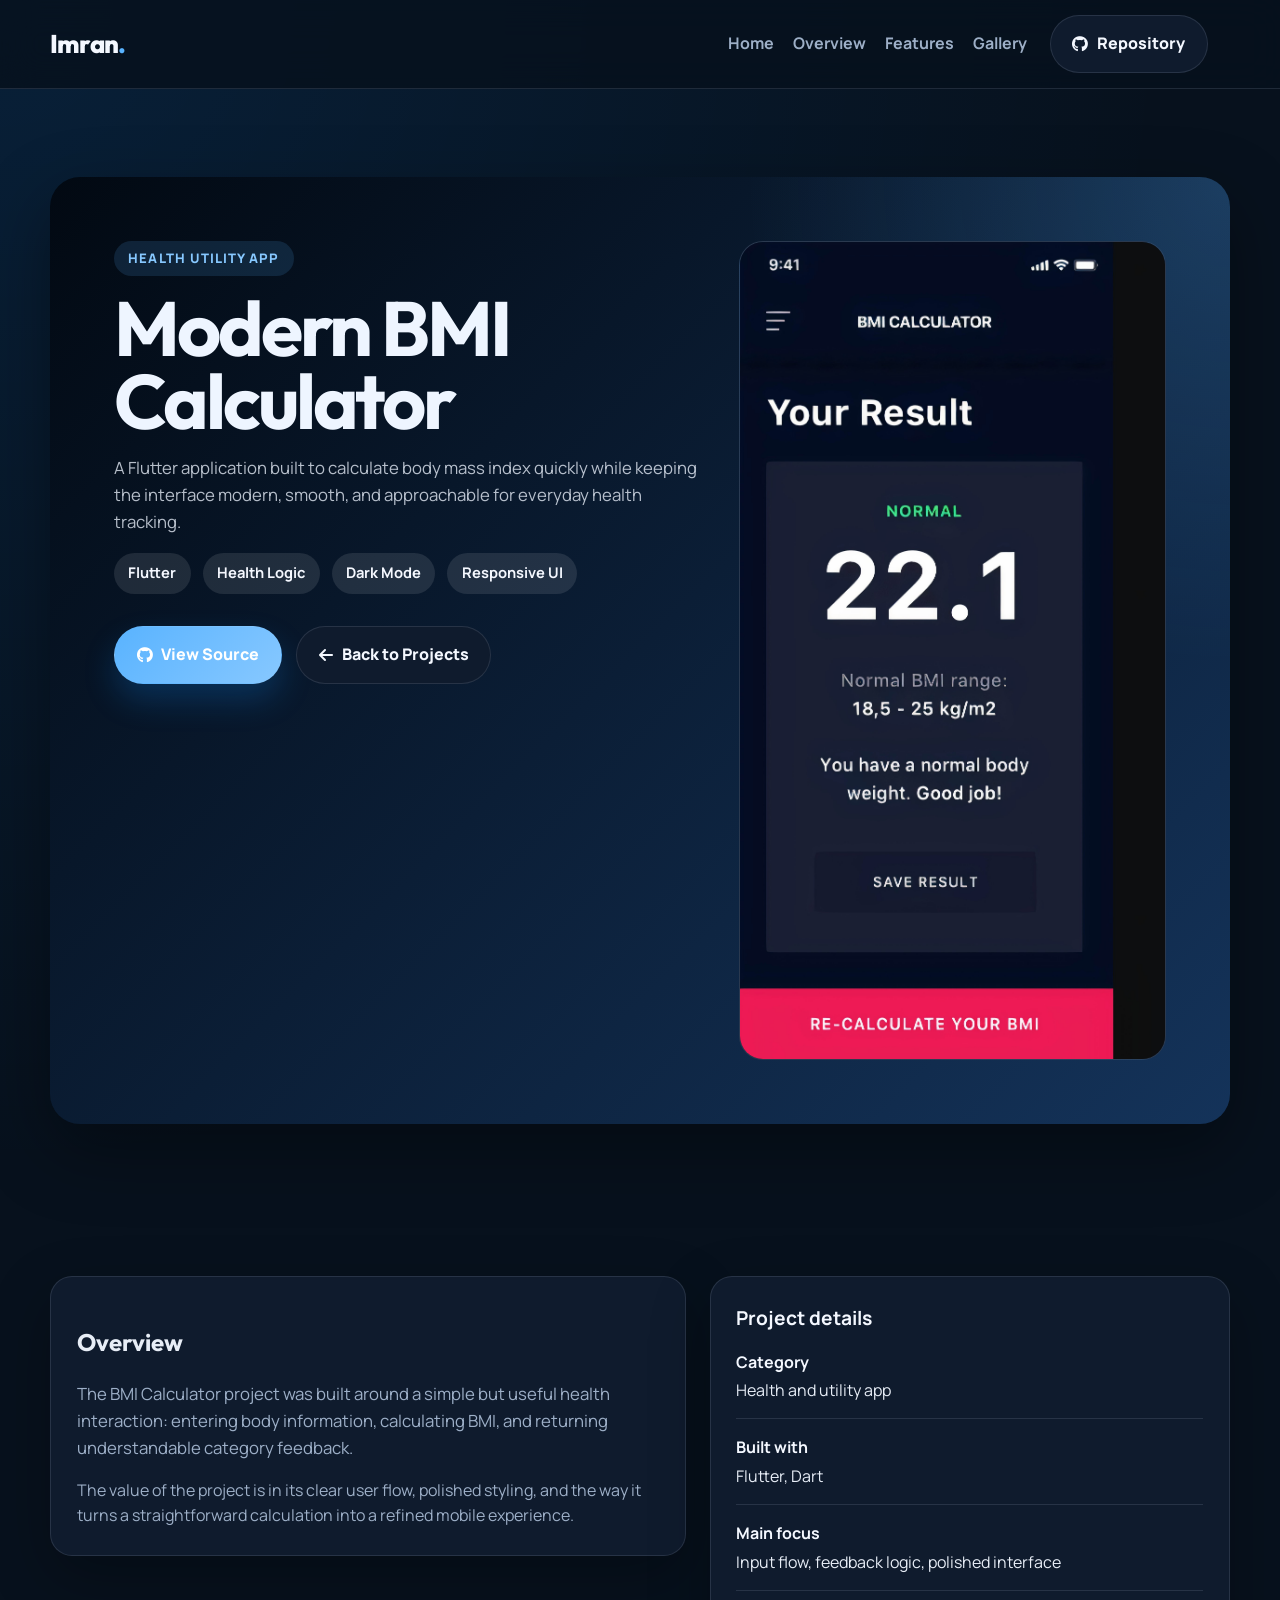
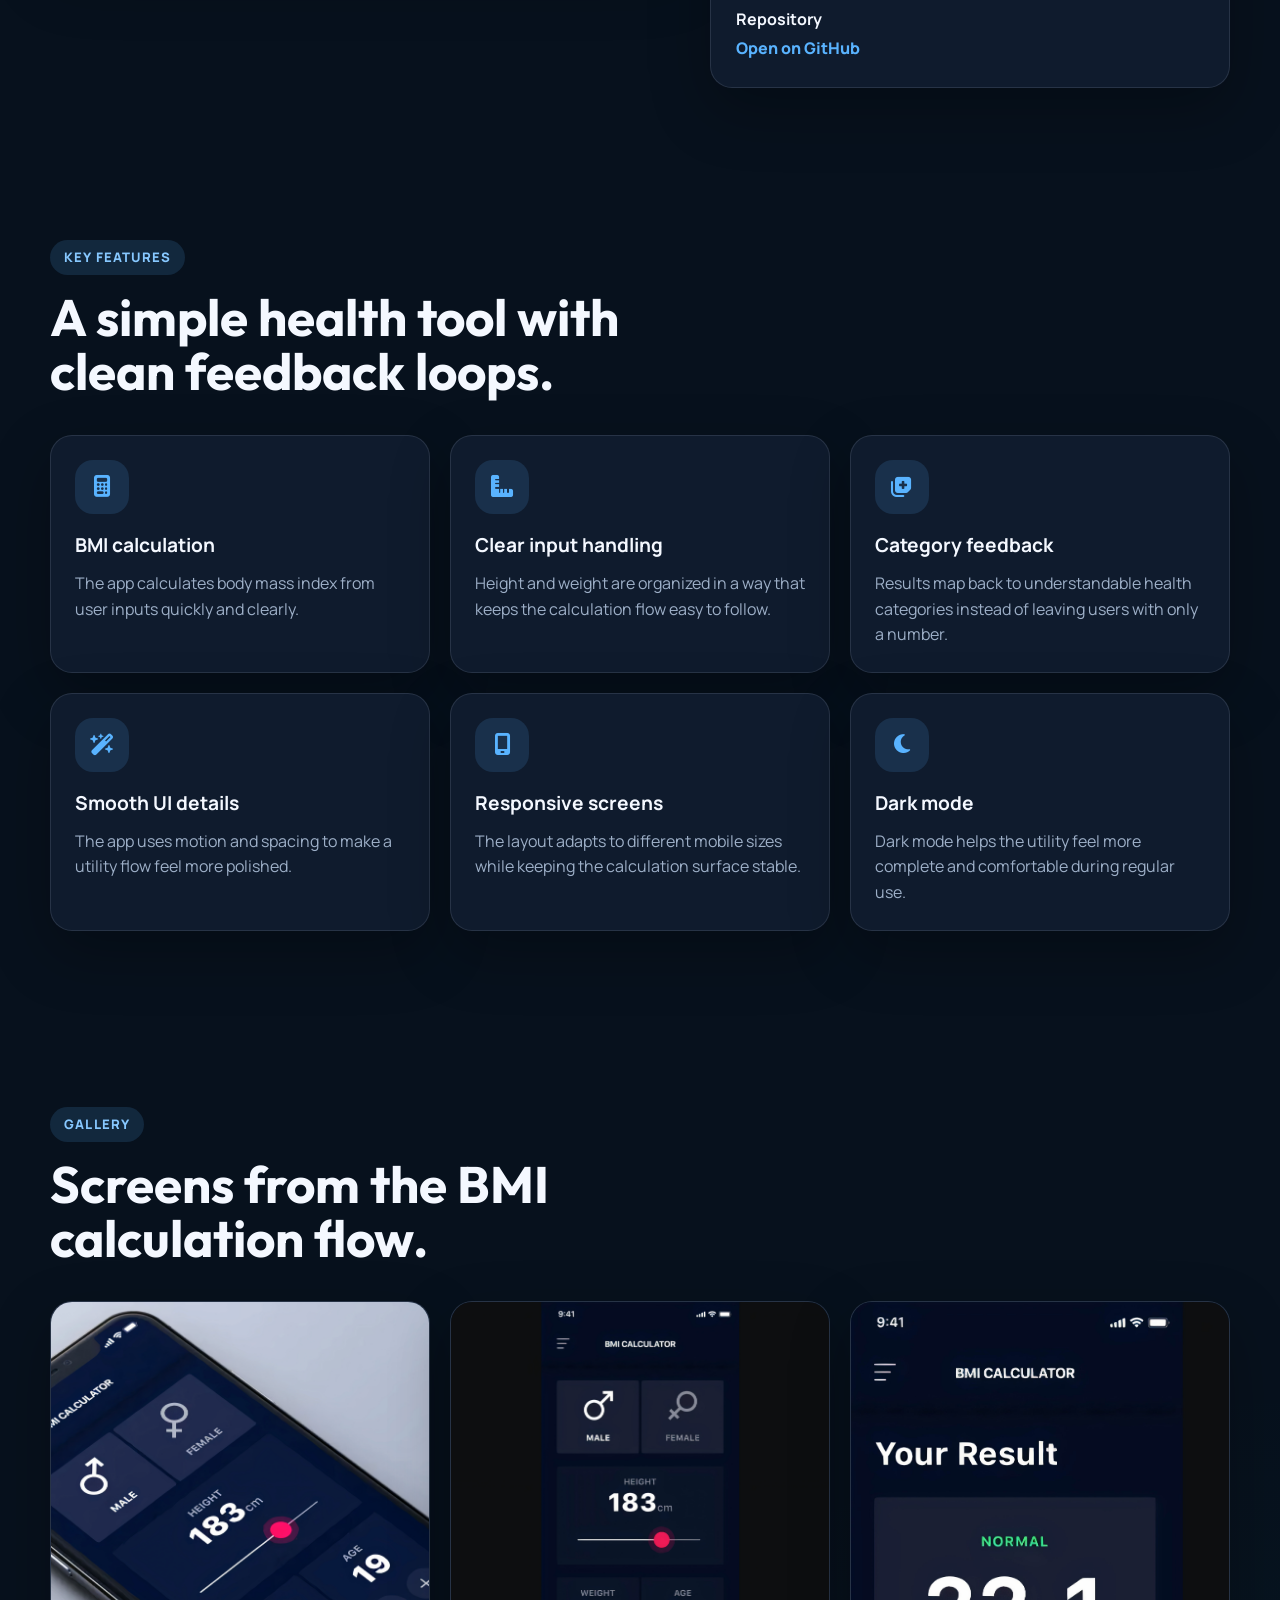
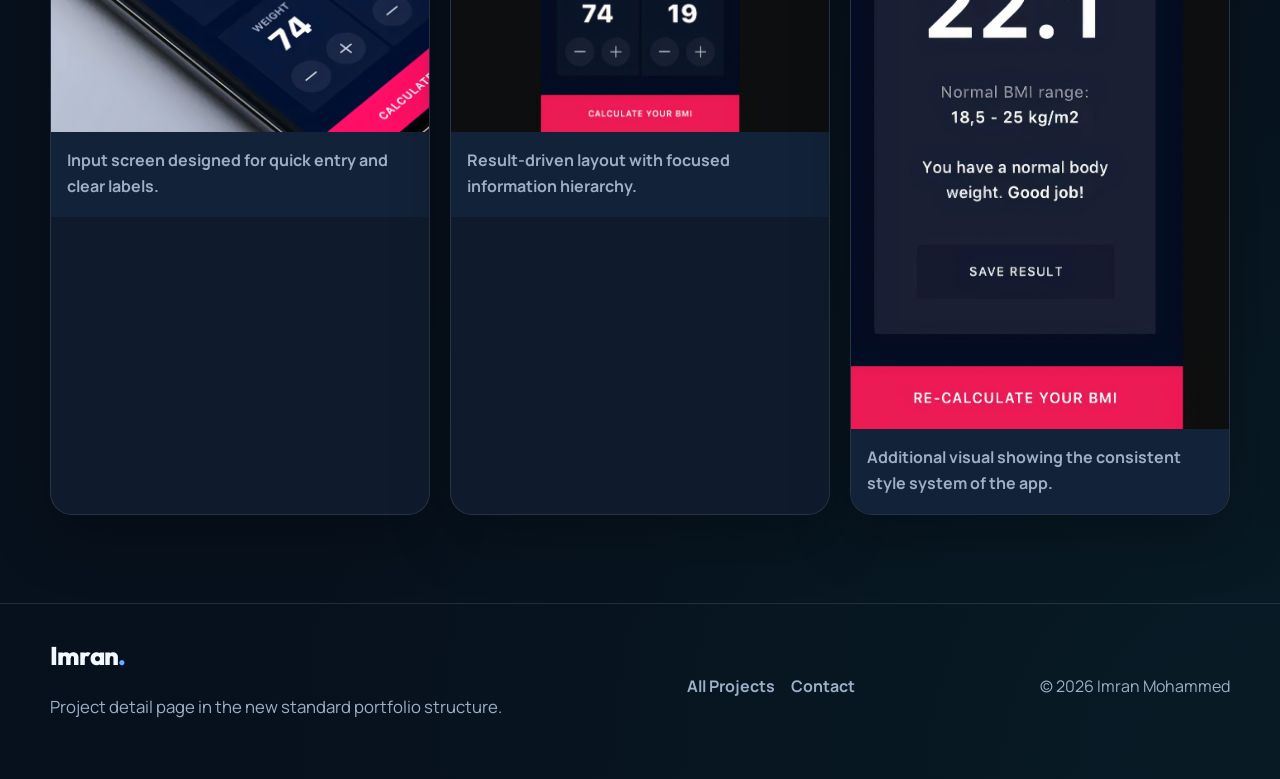
<file: projects/bmi-calculator.html>
<!DOCTYPE html>
<html lang="en" data-theme="dark">
  <head>
    <meta charset="UTF-8" />
    <meta name="viewport" content="width=device-width, initial-scale=1.0" />
    <title>BMI Calculator | Project Details</title>
    <meta
      name="description"
      content="Modern BMI Calculator is a Flutter health utility app built for quick BMI calculation, category feedback, and polished mobile UI."
    />
    <link rel="preconnect" href="https://fonts.googleapis.com" />
    <link rel="preconnect" href="https://fonts.gstatic.com" crossorigin />
    <link
      href="https://fonts.googleapis.com/css2?family=Manrope:wght@400;500;700;800&family=Outfit:wght@500;600;700;800&display=swap"
      rel="stylesheet"
    />
    <link
      rel="stylesheet"
      href="https://cdnjs.cloudflare.com/ajax/libs/font-awesome/6.5.2/css/all.min.css"
    />
    <link rel="stylesheet" href="../assets/css/styles.css" />
  </head>
  <body>
    <header class="site-header">
      <div class="container">
        <div class="site-header__inner">
          <a class="brand" href="../index.html">Imran<span>.</span></a>
          <nav class="site-nav" aria-label="Project navigation">
            <div class="site-nav__links">
              <a href="../index.html">Home</a>
              <a href="#overview">Overview</a>
              <a href="#features">Features</a>
              <a href="#gallery">Gallery</a>
            </div>
            <a class="button button--secondary" href="https://github.com/Imran-Mohammed-Shekho/Modern-BMI" target="_blank" rel="noreferrer">
              <i class="fa-brands fa-github"></i>
              Repository
            </a>
            <div class="header-actions">
              <button class="mobile-toggle" type="button" data-mobile-toggle aria-label="Open navigation menu" aria-controls="mobile-menu" aria-expanded="false">
                <i class="fa-solid fa-bars"></i>
              </button>
            </div>
          </nav>
        </div>
        <div class="mobile-nav" id="mobile-menu" data-mobile-menu>
          <a href="../index.html">Home</a>
          <a href="#overview">Overview</a>
          <a href="#features">Features</a>
          <a href="#gallery">Gallery</a>
          <a href="https://github.com/Imran-Mohammed-Shekho/Modern-BMI" target="_blank" rel="noreferrer">Repository</a>
        </div>
      </div>
    </header>

    <main>
      <section class="section">
        <div class="container">
          <div class="project-hero">
            <div class="project-hero__grid">
              <div>
                <span class="eyebrow">Health Utility App</span>
                <h1 class="project-hero__title">Modern BMI Calculator</h1>
                <p class="project-hero__copy">
                  A Flutter application built to calculate body mass index quickly while keeping the interface
                  modern, smooth, and approachable for everyday health tracking.
                </p>
                <div class="project-badges">
                  <span class="pill">Flutter</span>
                  <span class="pill">Health Logic</span>
                  <span class="pill">Dark Mode</span>
                  <span class="pill">Responsive UI</span>
                </div>
                <div class="button-row">
                  <a class="button button--primary" href="https://github.com/Imran-Mohammed-Shekho/Modern-BMI" target="_blank" rel="noreferrer">
                    <i class="fa-brands fa-github"></i>
                    View Source
                  </a>
                  <a class="button button--secondary" href="../index.html#projects">
                    <i class="fa-solid fa-arrow-left"></i>
                    Back to Projects
                  </a>
                </div>
              </div>
              <div class="project-visual">
                <img src="../assets/images/projects/bm3.jpg" alt="BMI calculator app preview" />
              </div>
            </div>
          </div>
        </div>
      </section>

      <section class="section section--tight" id="overview">
        <div class="container">
          <div class="project-layout">
            <article class="card">
              <h2 class="project-title">Overview</h2>
              <p class="lead">
                The BMI Calculator project was built around a simple but useful health interaction: entering
                body information, calculating BMI, and returning understandable category feedback.
              </p>
              <p style="margin-top: 1rem">
                The value of the project is in its clear user flow, polished styling, and the way it turns a
                straightforward calculation into a refined mobile experience.
              </p>
            </article>
            <aside class="card">
              <h3>Project details</h3>
              <div class="detail-list" style="margin-top: 1rem">
                <div>
                  <strong>Category</strong>
                  <span>Health and utility app</span>
                </div>
                <div>
                  <strong>Built with</strong>
                  <span>Flutter, Dart</span>
                </div>
                <div>
                  <strong>Main focus</strong>
                  <span>Input flow, feedback logic, polished interface</span>
                </div>
                <div>
                  <strong>Repository</strong>
                  <span><a class="inline-link" href="https://github.com/Imran-Mohammed-Shekho/Modern-BMI" target="_blank" rel="noreferrer">Open on GitHub</a></span>
                </div>
              </div>
            </aside>
          </div>
        </div>
      </section>

      <section class="section" id="features">
        <div class="container">
          <div class="section__header">
            <span class="eyebrow">Key Features</span>
            <h2 class="section-title">A simple health tool with clean feedback loops.</h2>
          </div>
          <div class="feature-grid">
            <article class="feature-card">
              <span class="feature-card__icon"><i class="fa-solid fa-calculator"></i></span>
              <h3>BMI calculation</h3>
              <p>The app calculates body mass index from user inputs quickly and clearly.</p>
            </article>
            <article class="feature-card">
              <span class="feature-card__icon"><i class="fa-solid fa-ruler-combined"></i></span>
              <h3>Clear input handling</h3>
              <p>Height and weight are organized in a way that keeps the calculation flow easy to follow.</p>
            </article>
            <article class="feature-card">
              <span class="feature-card__icon"><i class="fa-solid fa-notes-medical"></i></span>
              <h3>Category feedback</h3>
              <p>Results map back to understandable health categories instead of leaving users with only a number.</p>
            </article>
            <article class="feature-card">
              <span class="feature-card__icon"><i class="fa-solid fa-wand-magic-sparkles"></i></span>
              <h3>Smooth UI details</h3>
              <p>The app uses motion and spacing to make a utility flow feel more polished.</p>
            </article>
            <article class="feature-card">
              <span class="feature-card__icon"><i class="fa-solid fa-mobile-screen"></i></span>
              <h3>Responsive screens</h3>
              <p>The layout adapts to different mobile sizes while keeping the calculation surface stable.</p>
            </article>
            <article class="feature-card">
              <span class="feature-card__icon"><i class="fa-solid fa-moon"></i></span>
              <h3>Dark mode</h3>
              <p>Dark mode helps the utility feel more complete and comfortable during regular use.</p>
            </article>
          </div>
        </div>
      </section>

      <section class="section" id="gallery">
        <div class="container">
          <div class="section__header">
            <span class="eyebrow">Gallery</span>
            <h2 class="section-title">Screens from the BMI calculation flow.</h2>
          </div>
          <div class="gallery-grid">
            <article class="gallery-card">
              <figure>
                <img src="../assets/images/projects/bm1.jpg" alt="BMI calculator screen one" />
                <figcaption>Input screen designed for quick entry and clear labels.</figcaption>
              </figure>
            </article>
            <article class="gallery-card">
              <figure>
                <img src="../assets/images/projects/bm2.jpg" alt="BMI calculator screen two" />
                <figcaption>Result-driven layout with focused information hierarchy.</figcaption>
              </figure>
            </article>
            <article class="gallery-card">
              <figure>
                <img src="../assets/images/projects/bm3.jpg" alt="BMI calculator screen three" />
                <figcaption>Additional visual showing the consistent style system of the app.</figcaption>
              </figure>
            </article>
          </div>
        </div>
      </section>
    </main>

    <footer class="site-footer">
      <div class="container">
        <div class="site-footer__inner">
          <div>
            <a class="brand" href="../index.html">Imran<span>.</span></a>
            <p class="lead">Project detail page in the new standard portfolio structure.</p>
          </div>
          <div class="site-footer__links">
            <a href="../index.html#projects">All Projects</a>
            <a href="../index.html#contact">Contact</a>
          </div>
          <p>&copy; <span data-current-year></span> Imran Mohammed</p>
        </div>
      </div>
    </footer>

    <script src="../assets/js/main.js"></script>
  </body>
</html>
</file>
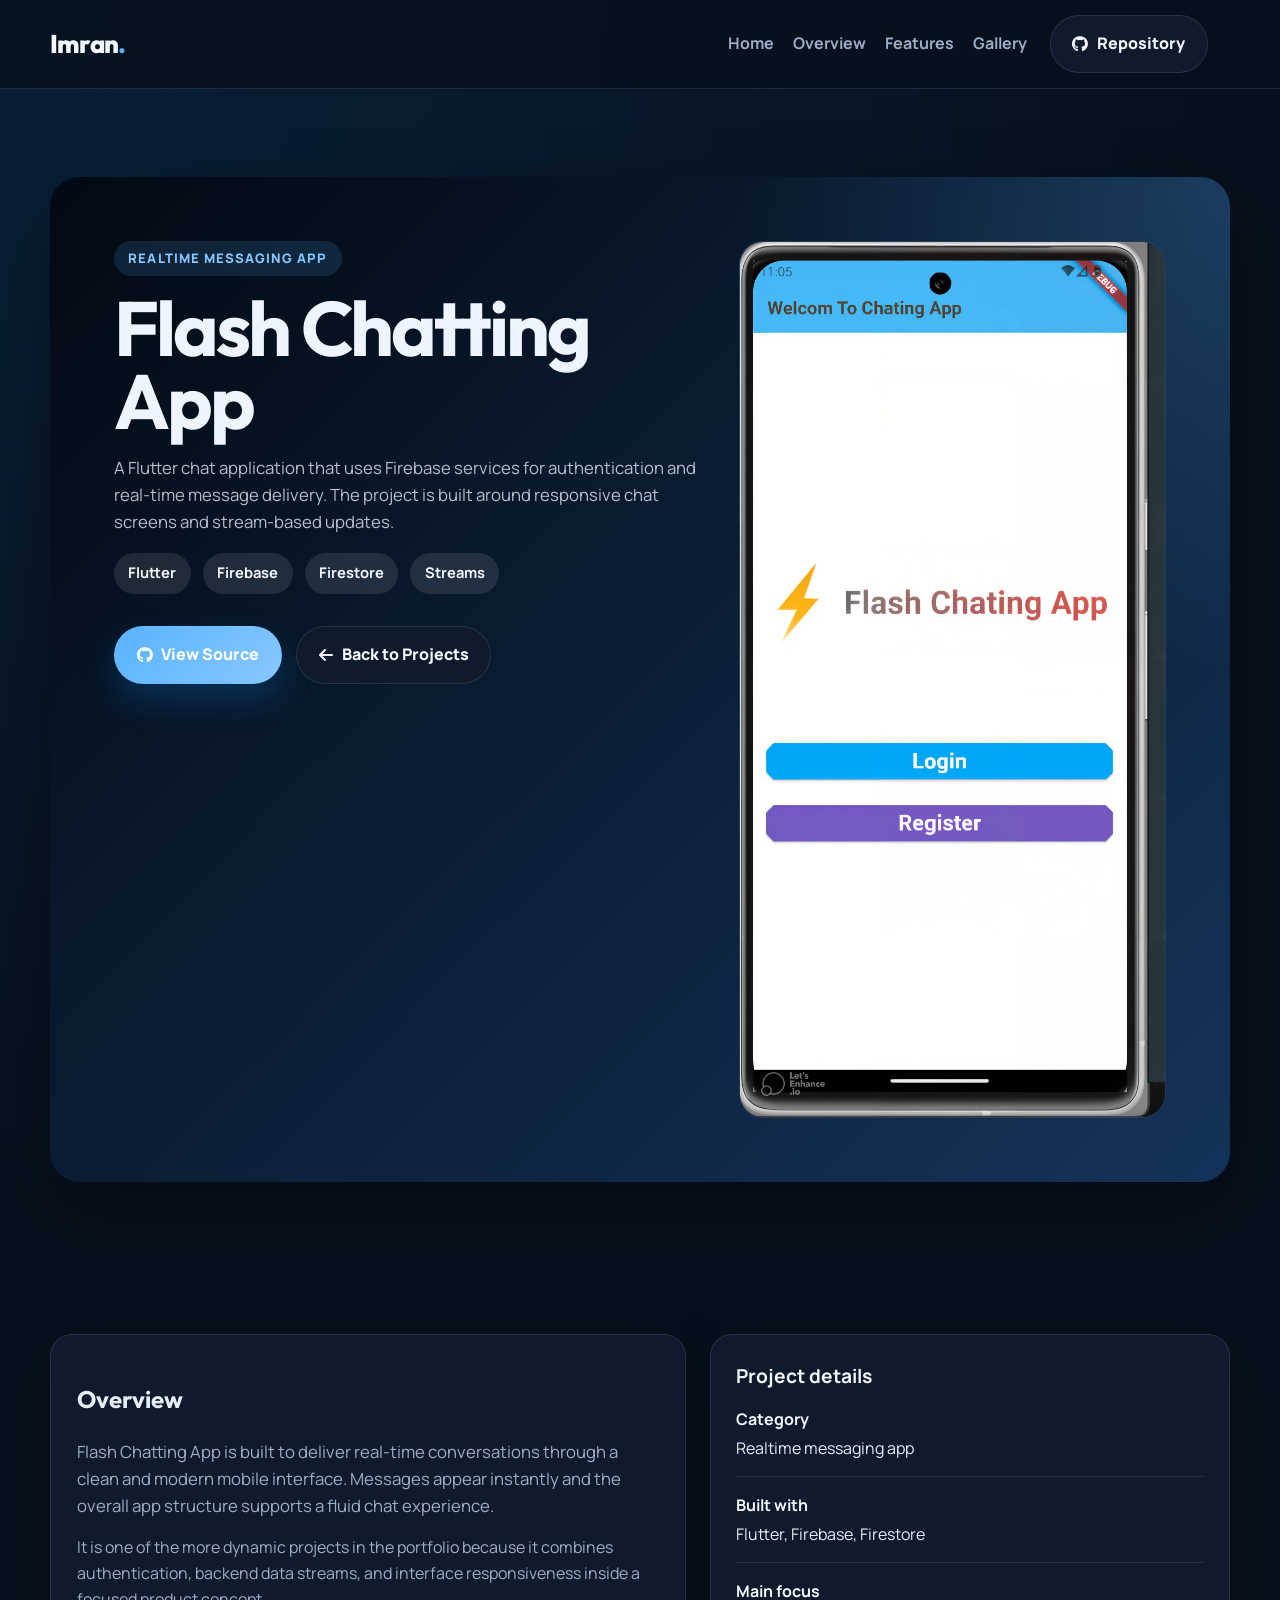
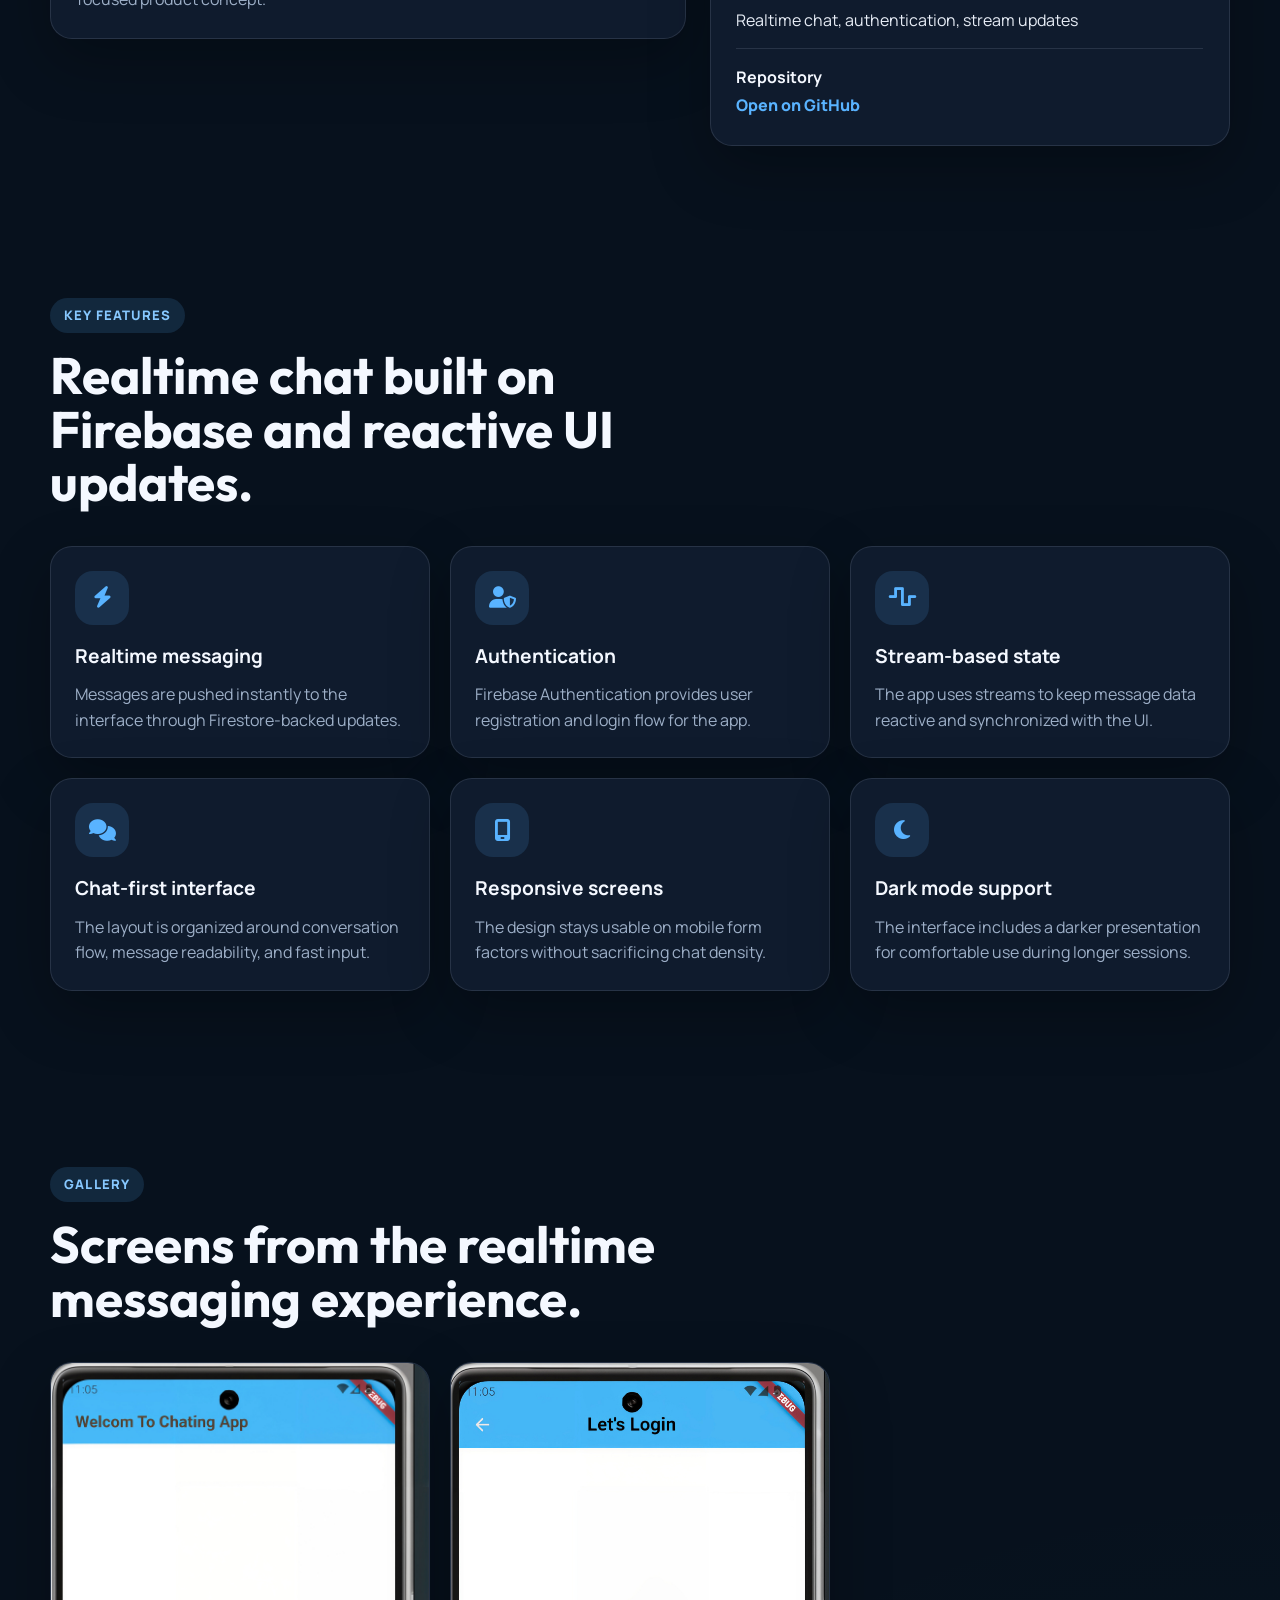
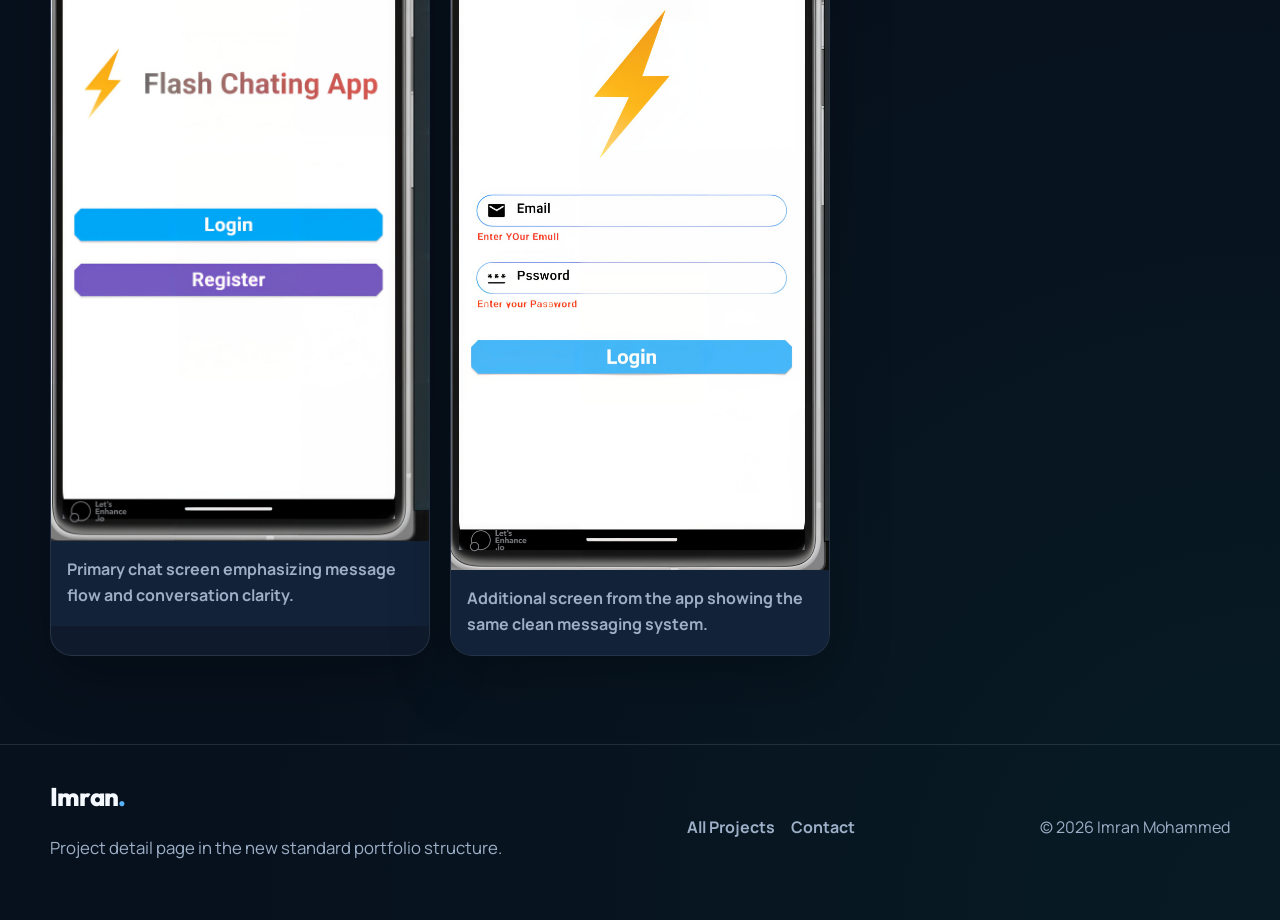
<file: projects/flash-chatting-app.html>
<!DOCTYPE html>
<html lang="en" data-theme="dark">
  <head>
    <meta charset="UTF-8" />
    <meta name="viewport" content="width=device-width, initial-scale=1.0" />
    <title>Flash Chatting App | Project Details</title>
    <meta
      name="description"
      content="Flash Chatting App is a Flutter real-time messaging project using Firebase authentication, Firestore, and stream-based updates."
    />
    <link rel="preconnect" href="https://fonts.googleapis.com" />
    <link rel="preconnect" href="https://fonts.gstatic.com" crossorigin />
    <link
      href="https://fonts.googleapis.com/css2?family=Manrope:wght@400;500;700;800&family=Outfit:wght@500;600;700;800&display=swap"
      rel="stylesheet"
    />
    <link
      rel="stylesheet"
      href="https://cdnjs.cloudflare.com/ajax/libs/font-awesome/6.5.2/css/all.min.css"
    />
    <link rel="stylesheet" href="../assets/css/styles.css" />
  </head>
  <body>
    <header class="site-header">
      <div class="container">
        <div class="site-header__inner">
          <a class="brand" href="../index.html">Imran<span>.</span></a>
          <nav class="site-nav" aria-label="Project navigation">
            <div class="site-nav__links">
              <a href="../index.html">Home</a>
              <a href="#overview">Overview</a>
              <a href="#features">Features</a>
              <a href="#gallery">Gallery</a>
            </div>
            <a class="button button--secondary" href="https://github.com/Imran-Mohammed-Shekho/Chating-App" target="_blank" rel="noreferrer">
              <i class="fa-brands fa-github"></i>
              Repository
            </a>
            <div class="header-actions">
              <button class="mobile-toggle" type="button" data-mobile-toggle aria-label="Open navigation menu" aria-controls="mobile-menu" aria-expanded="false">
                <i class="fa-solid fa-bars"></i>
              </button>
            </div>
          </nav>
        </div>
        <div class="mobile-nav" id="mobile-menu" data-mobile-menu>
          <a href="../index.html">Home</a>
          <a href="#overview">Overview</a>
          <a href="#features">Features</a>
          <a href="#gallery">Gallery</a>
          <a href="https://github.com/Imran-Mohammed-Shekho/Chating-App" target="_blank" rel="noreferrer">Repository</a>
        </div>
      </div>
    </header>

    <main>
      <section class="section">
        <div class="container">
          <div class="project-hero">
            <div class="project-hero__grid">
              <div>
                <span class="eyebrow">Realtime Messaging App</span>
                <h1 class="project-hero__title">Flash Chatting App</h1>
                <p class="project-hero__copy">
                  A Flutter chat application that uses Firebase services for authentication and real-time message
                  delivery. The project is built around responsive chat screens and stream-based updates.
                </p>
                <div class="project-badges">
                  <span class="pill">Flutter</span>
                  <span class="pill">Firebase</span>
                  <span class="pill">Firestore</span>
                  <span class="pill">Streams</span>
                </div>
                <div class="button-row">
                  <a class="button button--primary" href="https://github.com/Imran-Mohammed-Shekho/Chating-App" target="_blank" rel="noreferrer">
                    <i class="fa-brands fa-github"></i>
                    View Source
                  </a>
                  <a class="button button--secondary" href="../index.html#projects">
                    <i class="fa-solid fa-arrow-left"></i>
                    Back to Projects
                  </a>
                </div>
              </div>
              <div class="project-visual">
                <img src="../assets/images/projects/flash-chating.jpg" alt="Flash Chatting app preview" />
              </div>
            </div>
          </div>
        </div>
      </section>

      <section class="section section--tight" id="overview">
        <div class="container">
          <div class="project-layout">
            <article class="card">
              <h2 class="project-title">Overview</h2>
              <p class="lead">
                Flash Chatting App is built to deliver real-time conversations through a clean and modern mobile
                interface. Messages appear instantly and the overall app structure supports a fluid chat
                experience.
              </p>
              <p style="margin-top: 1rem">
                It is one of the more dynamic projects in the portfolio because it combines authentication,
                backend data streams, and interface responsiveness inside a focused product concept.
              </p>
            </article>
            <aside class="card">
              <h3>Project details</h3>
              <div class="detail-list" style="margin-top: 1rem">
                <div>
                  <strong>Category</strong>
                  <span>Realtime messaging app</span>
                </div>
                <div>
                  <strong>Built with</strong>
                  <span>Flutter, Firebase, Firestore</span>
                </div>
                <div>
                  <strong>Main focus</strong>
                  <span>Realtime chat, authentication, stream updates</span>
                </div>
                <div>
                  <strong>Repository</strong>
                  <span><a class="inline-link" href="https://github.com/Imran-Mohammed-Shekho/Chating-App" target="_blank" rel="noreferrer">Open on GitHub</a></span>
                </div>
              </div>
            </aside>
          </div>
        </div>
      </section>

      <section class="section" id="features">
        <div class="container">
          <div class="section__header">
            <span class="eyebrow">Key Features</span>
            <h2 class="section-title">Realtime chat built on Firebase and reactive UI updates.</h2>
          </div>
          <div class="feature-grid">
            <article class="feature-card">
              <span class="feature-card__icon"><i class="fa-solid fa-bolt"></i></span>
              <h3>Realtime messaging</h3>
              <p>Messages are pushed instantly to the interface through Firestore-backed updates.</p>
            </article>
            <article class="feature-card">
              <span class="feature-card__icon"><i class="fa-solid fa-user-shield"></i></span>
              <h3>Authentication</h3>
              <p>Firebase Authentication provides user registration and login flow for the app.</p>
            </article>
            <article class="feature-card">
              <span class="feature-card__icon"><i class="fa-solid fa-wave-square"></i></span>
              <h3>Stream-based state</h3>
              <p>The app uses streams to keep message data reactive and synchronized with the UI.</p>
            </article>
            <article class="feature-card">
              <span class="feature-card__icon"><i class="fa-solid fa-comments"></i></span>
              <h3>Chat-first interface</h3>
              <p>The layout is organized around conversation flow, message readability, and fast input.</p>
            </article>
            <article class="feature-card">
              <span class="feature-card__icon"><i class="fa-solid fa-mobile-screen"></i></span>
              <h3>Responsive screens</h3>
              <p>The design stays usable on mobile form factors without sacrificing chat density.</p>
            </article>
            <article class="feature-card">
              <span class="feature-card__icon"><i class="fa-solid fa-moon"></i></span>
              <h3>Dark mode support</h3>
              <p>The interface includes a darker presentation for comfortable use during longer sessions.</p>
            </article>
          </div>
        </div>
      </section>

      <section class="section" id="gallery">
        <div class="container">
          <div class="section__header">
            <span class="eyebrow">Gallery</span>
            <h2 class="section-title">Screens from the realtime messaging experience.</h2>
          </div>
          <div class="gallery-grid">
            <article class="gallery-card">
              <figure>
                <img src="../assets/images/projects/flash-chating.jpg" alt="Flash Chatting app main screen" />
                <figcaption>Primary chat screen emphasizing message flow and conversation clarity.</figcaption>
              </figure>
            </article>
            <article class="gallery-card">
              <figure>
                <img src="../assets/images/projects/flash-chating1.jpg" alt="Flash Chatting app secondary screen" />
                <figcaption>Additional screen from the app showing the same clean messaging system.</figcaption>
              </figure>
            </article>
          </div>
        </div>
      </section>
    </main>

    <footer class="site-footer">
      <div class="container">
        <div class="site-footer__inner">
          <div>
            <a class="brand" href="../index.html">Imran<span>.</span></a>
            <p class="lead">Project detail page in the new standard portfolio structure.</p>
          </div>
          <div class="site-footer__links">
            <a href="../index.html#projects">All Projects</a>
            <a href="../index.html#contact">Contact</a>
          </div>
          <p>&copy; <span data-current-year></span> Imran Mohammed</p>
        </div>
      </div>
    </footer>

    <script src="../assets/js/main.js"></script>
  </body>
</html>
</file>
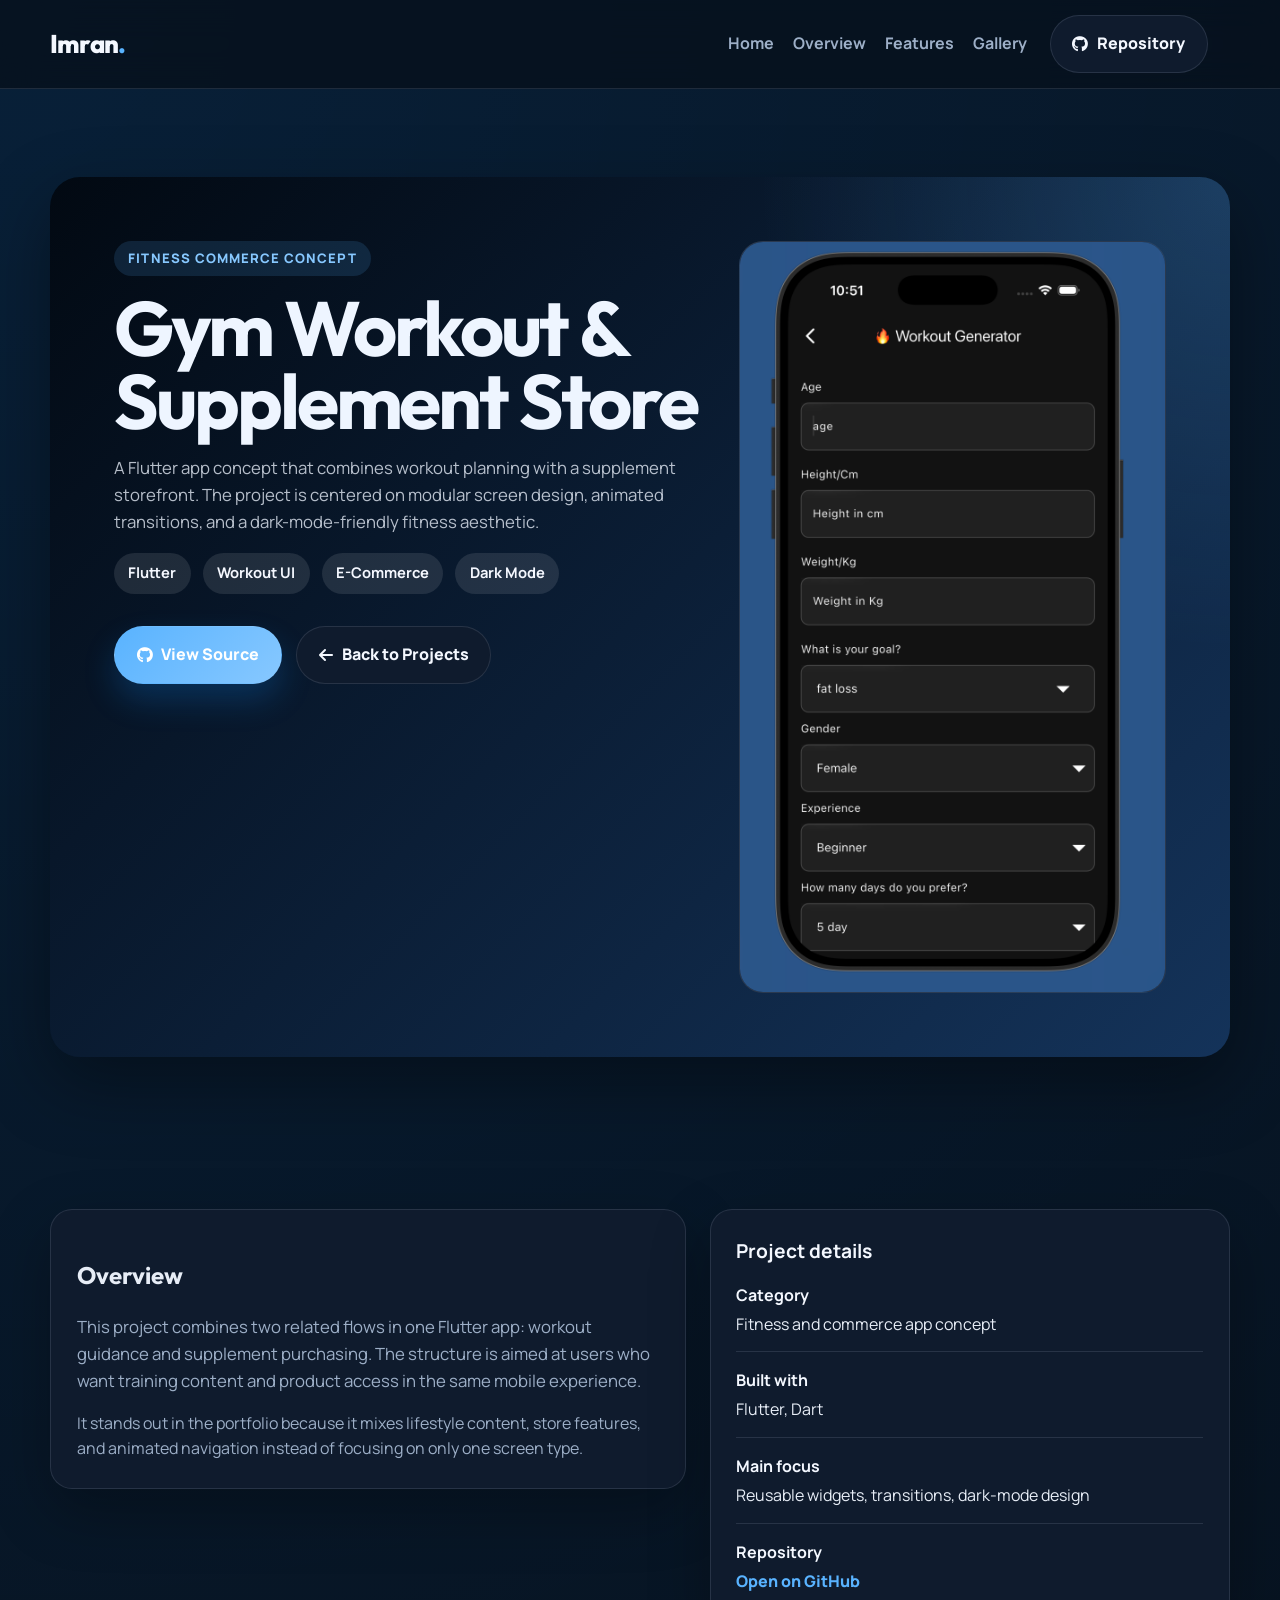
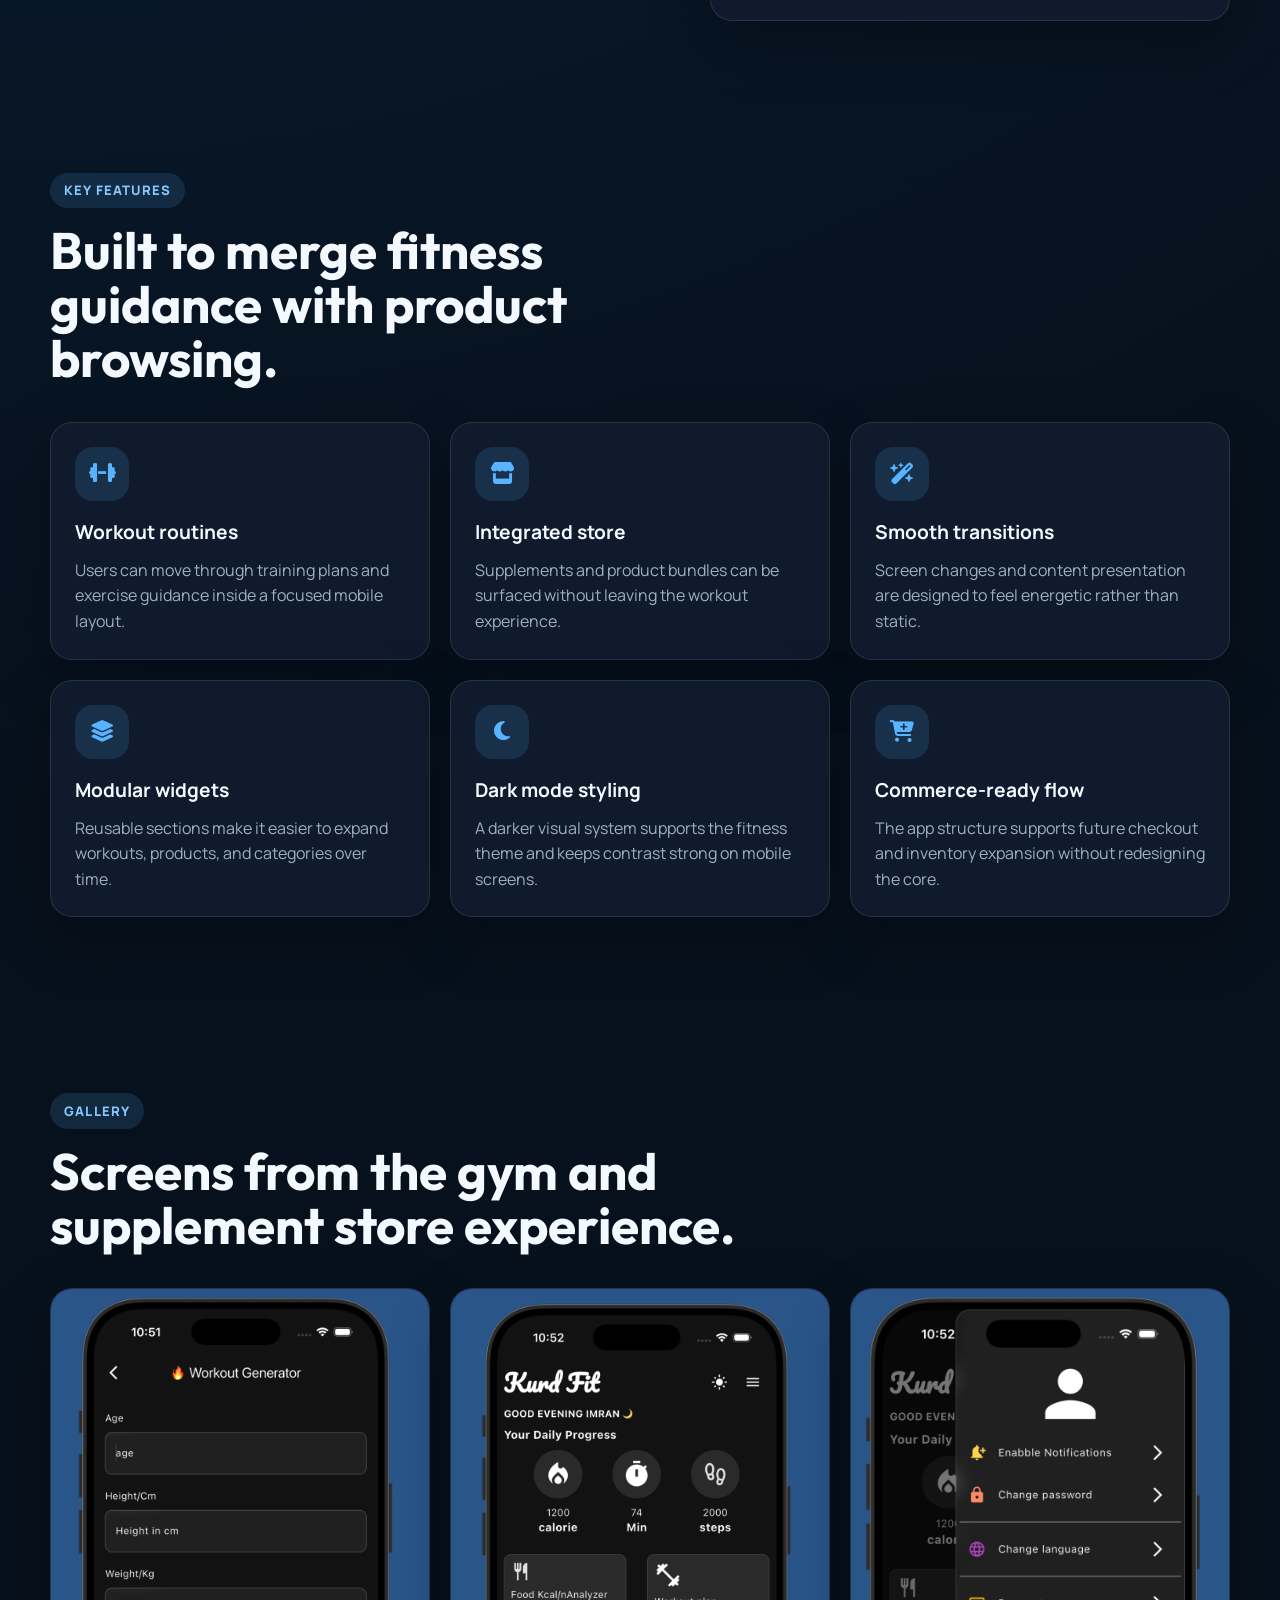
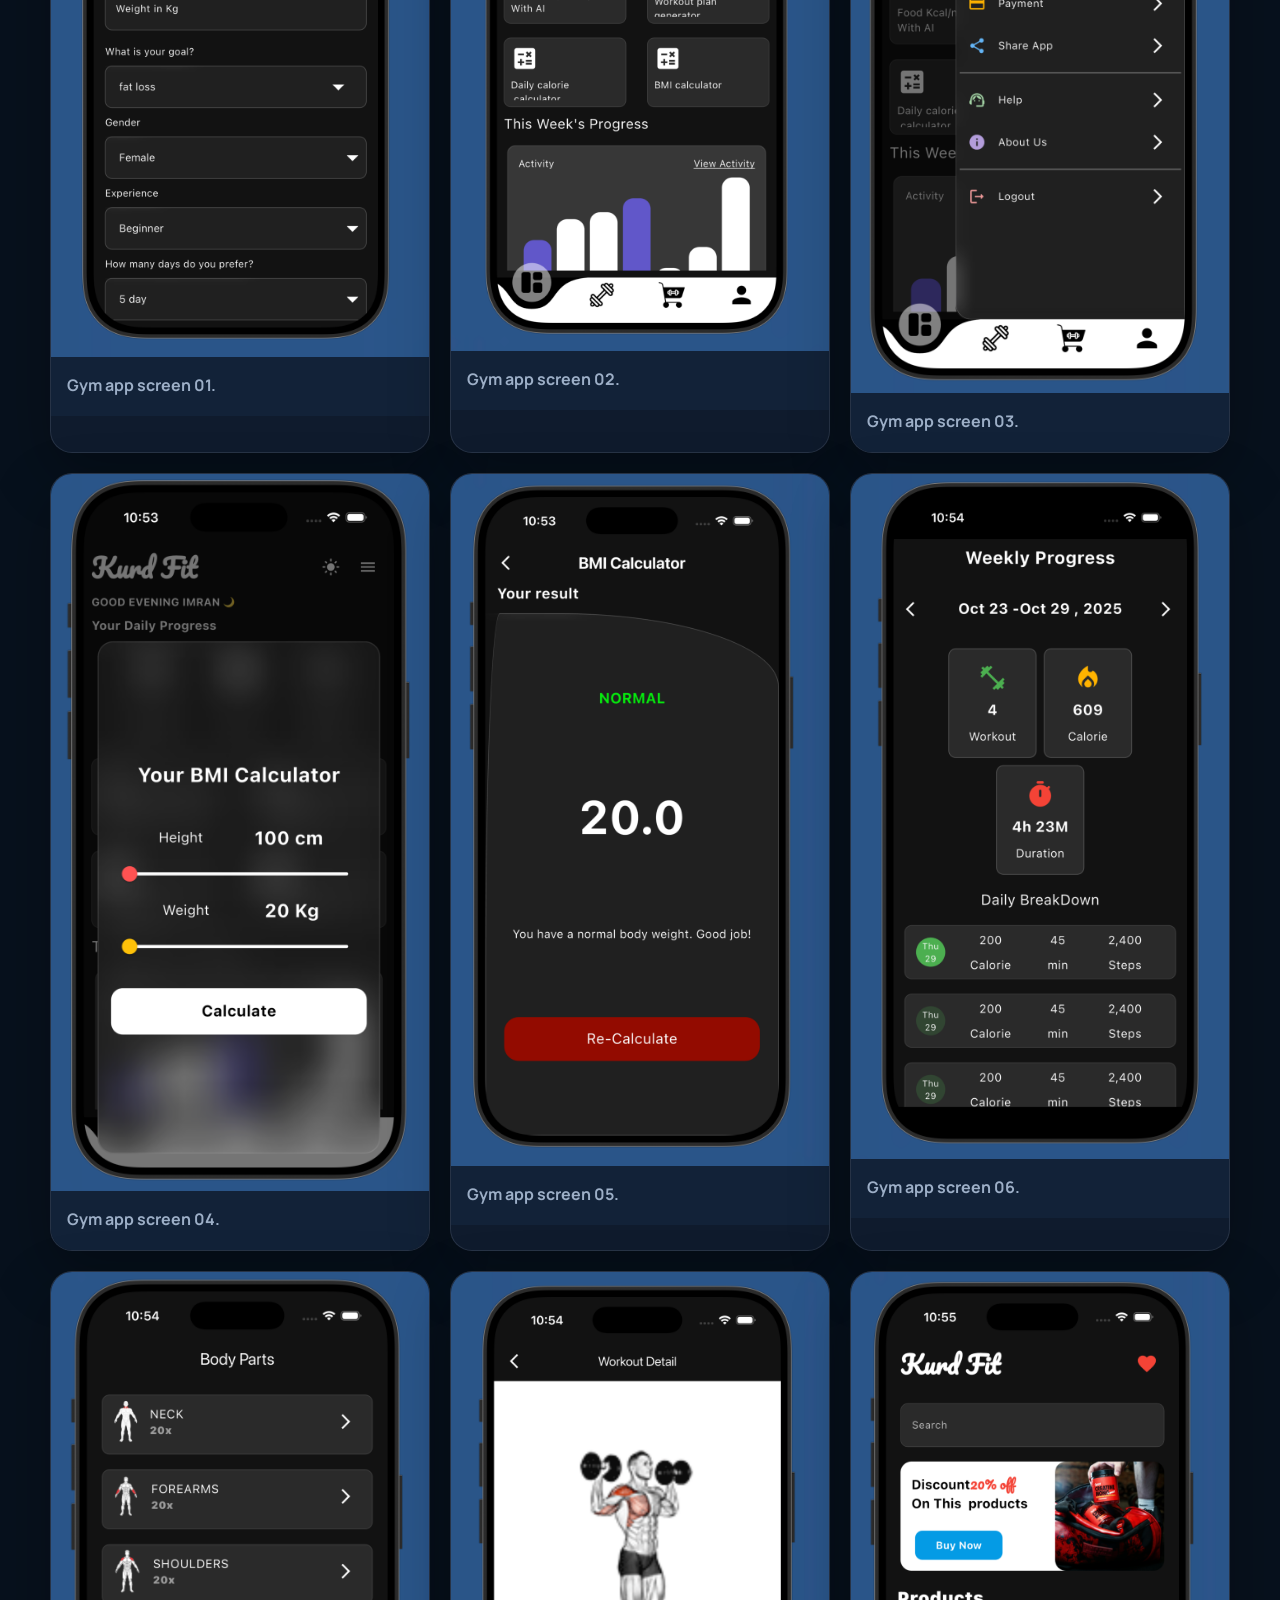
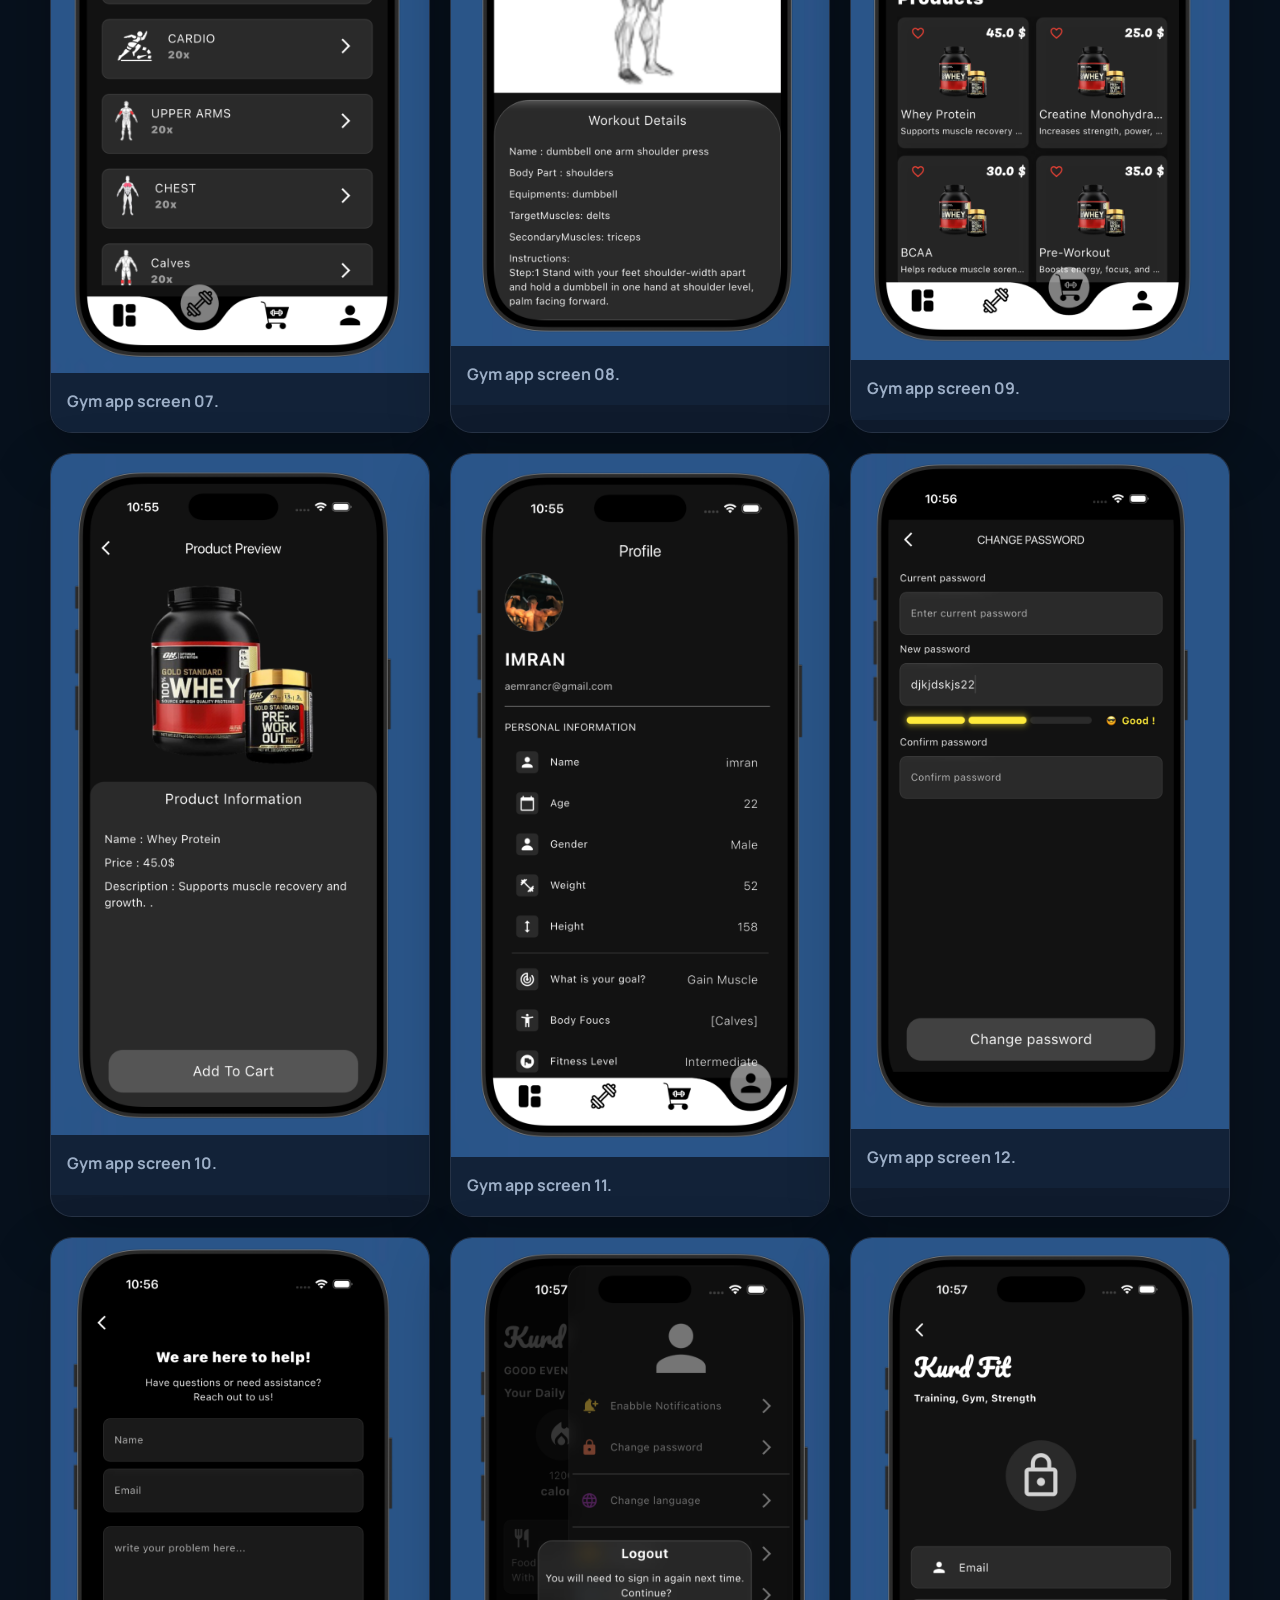
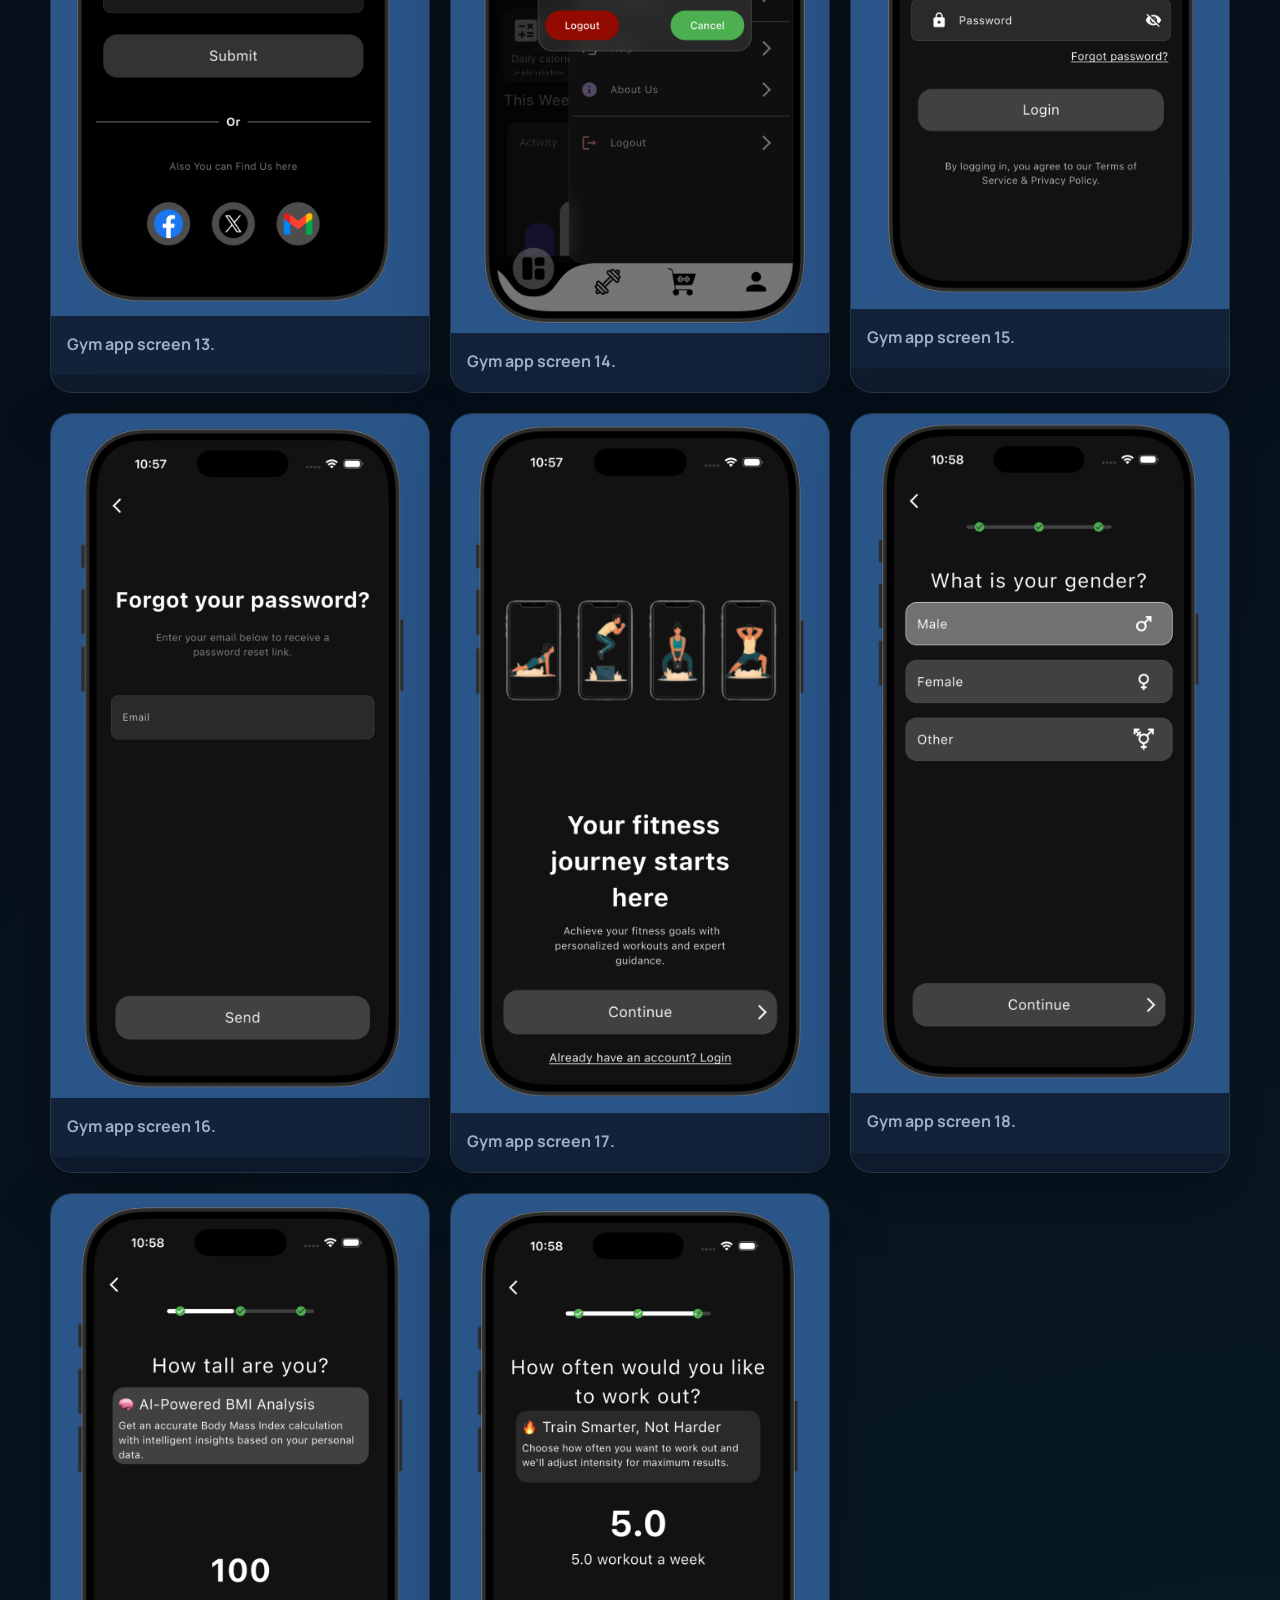
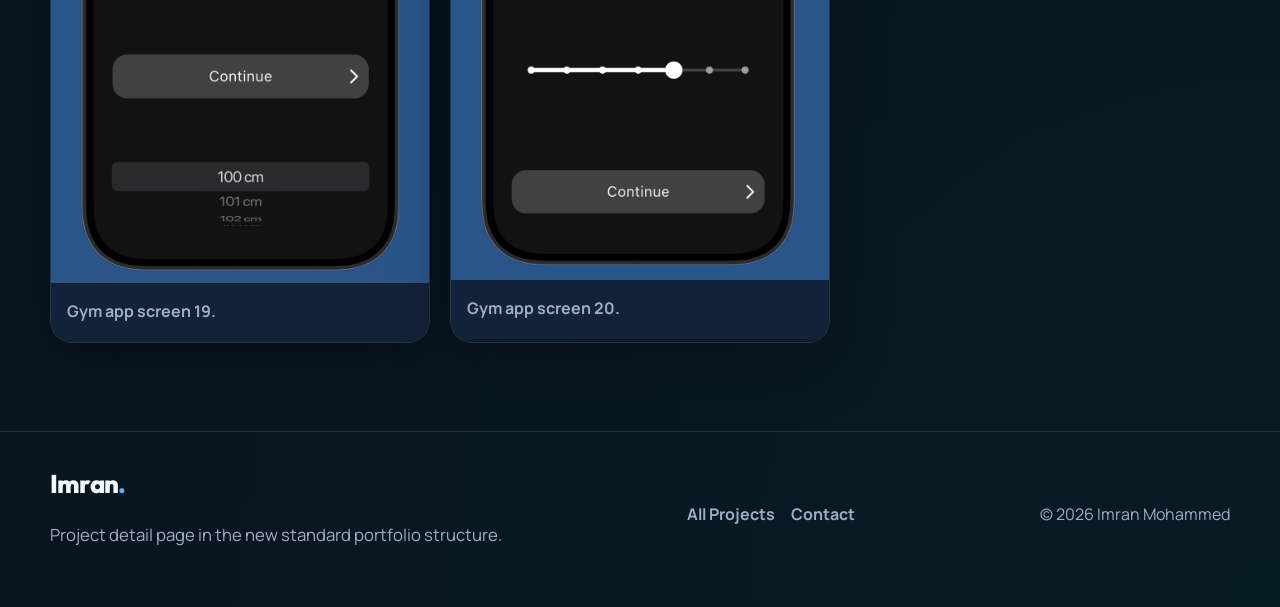
<file: projects/gym-workout-store.html>
<!DOCTYPE html>
<html lang="en" data-theme="dark">
  <head>
    <meta charset="UTF-8" />
    <meta name="viewport" content="width=device-width, initial-scale=1.0" />
    <title>Gym Workout &amp; Supplement Store | Project Details</title>
    <meta
      name="description"
      content="Gym Workout and Supplement Store is a Flutter app concept combining workout routines, product browsing, and a dark-mode fitness UI."
    />
    <link rel="preconnect" href="https://fonts.googleapis.com" />
    <link rel="preconnect" href="https://fonts.gstatic.com" crossorigin />
    <link
      href="https://fonts.googleapis.com/css2?family=Manrope:wght@400;500;700;800&family=Outfit:wght@500;600;700;800&display=swap"
      rel="stylesheet"
    />
    <link
      rel="stylesheet"
      href="https://cdnjs.cloudflare.com/ajax/libs/font-awesome/6.5.2/css/all.min.css"
    />
    <link rel="stylesheet" href="../assets/css/styles.css" />
  </head>
  <body>
    <header class="site-header">
      <div class="container">
        <div class="site-header__inner">
          <a class="brand" href="../index.html">Imran<span>.</span></a>
          <nav class="site-nav" aria-label="Project navigation">
            <div class="site-nav__links">
              <a href="../index.html">Home</a>
              <a href="#overview">Overview</a>
              <a href="#features">Features</a>
              <a href="#gallery">Gallery</a>
            </div>
            <a class="button button--secondary" href="https://github.com/Imran-Mohammed-Shekho/Gym-App" target="_blank" rel="noreferrer">
              <i class="fa-brands fa-github"></i>
              Repository
            </a>
            <div class="header-actions">
              <button class="mobile-toggle" type="button" data-mobile-toggle aria-label="Open navigation menu" aria-controls="mobile-menu" aria-expanded="false">
                <i class="fa-solid fa-bars"></i>
              </button>
            </div>
          </nav>
        </div>
        <div class="mobile-nav" id="mobile-menu" data-mobile-menu>
          <a href="../index.html">Home</a>
          <a href="#overview">Overview</a>
          <a href="#features">Features</a>
          <a href="#gallery">Gallery</a>
          <a href="https://github.com/Imran-Mohammed-Shekho/Gym-App" target="_blank" rel="noreferrer">Repository</a>
        </div>
      </div>
    </header>

    <main>
      <section class="section">
        <div class="container">
          <div class="project-hero">
            <div class="project-hero__grid">
              <div>
                <span class="eyebrow">Fitness Commerce Concept</span>
                <h1 class="project-hero__title">Gym Workout &amp; Supplement Store</h1>
                <p class="project-hero__copy">
                  A Flutter app concept that combines workout planning with a supplement storefront. The project
                  is centered on modular screen design, animated transitions, and a dark-mode-friendly fitness
                  aesthetic.
                </p>
                <div class="project-badges">
                  <span class="pill">Flutter</span>
                  <span class="pill">Workout UI</span>
                  <span class="pill">E-Commerce</span>
                  <span class="pill">Dark Mode</span>
                </div>
                <div class="button-row">
                  <a class="button button--primary" href="https://github.com/Imran-Mohammed-Shekho/Gym-App" target="_blank" rel="noreferrer">
                    <i class="fa-brands fa-github"></i>
                    View Source
                  </a>
                  <a class="button button--secondary" href="../index.html#projects">
                    <i class="fa-solid fa-arrow-left"></i>
                    Back to Projects
                  </a>
                </div>
              </div>
              <div class="project-visual">
                <img src="../assets/images/projects/gymImages/1.png" alt="Gym workout app preview" />
              </div>
            </div>
          </div>
        </div>
      </section>

      <section class="section section--tight" id="overview">
        <div class="container">
          <div class="project-layout">
            <article class="card">
              <h2 class="project-title">Overview</h2>
              <p class="lead">
                This project combines two related flows in one Flutter app: workout guidance and supplement
                purchasing. The structure is aimed at users who want training content and product access in the
                same mobile experience.
              </p>
              <p style="margin-top: 1rem">
                It stands out in the portfolio because it mixes lifestyle content, store features, and animated
                navigation instead of focusing on only one screen type.
              </p>
            </article>
            <aside class="card">
              <h3>Project details</h3>
              <div class="detail-list" style="margin-top: 1rem">
                <div>
                  <strong>Category</strong>
                  <span>Fitness and commerce app concept</span>
                </div>
                <div>
                  <strong>Built with</strong>
                  <span>Flutter, Dart</span>
                </div>
                <div>
                  <strong>Main focus</strong>
                  <span>Reusable widgets, transitions, dark-mode design</span>
                </div>
                <div>
                  <strong>Repository</strong>
                  <span><a class="inline-link" href="https://github.com/Imran-Mohammed-Shekho/Gym-App" target="_blank" rel="noreferrer">Open on GitHub</a></span>
                </div>
              </div>
            </aside>
          </div>
        </div>
      </section>

      <section class="section" id="features">
        <div class="container">
          <div class="section__header">
            <span class="eyebrow">Key Features</span>
            <h2 class="section-title">Built to merge fitness guidance with product browsing.</h2>
          </div>
          <div class="feature-grid">
            <article class="feature-card">
              <span class="feature-card__icon"><i class="fa-solid fa-dumbbell"></i></span>
              <h3>Workout routines</h3>
              <p>Users can move through training plans and exercise guidance inside a focused mobile layout.</p>
            </article>
            <article class="feature-card">
              <span class="feature-card__icon"><i class="fa-solid fa-store"></i></span>
              <h3>Integrated store</h3>
              <p>Supplements and product bundles can be surfaced without leaving the workout experience.</p>
            </article>
            <article class="feature-card">
              <span class="feature-card__icon"><i class="fa-solid fa-wand-magic-sparkles"></i></span>
              <h3>Smooth transitions</h3>
              <p>Screen changes and content presentation are designed to feel energetic rather than static.</p>
            </article>
            <article class="feature-card">
              <span class="feature-card__icon"><i class="fa-solid fa-layer-group"></i></span>
              <h3>Modular widgets</h3>
              <p>Reusable sections make it easier to expand workouts, products, and categories over time.</p>
            </article>
            <article class="feature-card">
              <span class="feature-card__icon"><i class="fa-solid fa-moon"></i></span>
              <h3>Dark mode styling</h3>
              <p>A darker visual system supports the fitness theme and keeps contrast strong on mobile screens.</p>
            </article>
            <article class="feature-card">
              <span class="feature-card__icon"><i class="fa-solid fa-cart-plus"></i></span>
              <h3>Commerce-ready flow</h3>
              <p>The app structure supports future checkout and inventory expansion without redesigning the core.</p>
            </article>
          </div>
        </div>
      </section>

      <section class="section" id="gallery">
        <div class="container">
          <div class="section__header">
            <span class="eyebrow">Gallery</span>
            <h2 class="section-title">Screens from the gym and supplement store experience.</h2>
          </div>
          <div class="gallery-grid">
            <article class="gallery-card">
              <figure>
                <img src="../assets/images/projects/gymImages/1.png" alt="Gym app home screen" />
                <figcaption>Gym app screen 01.</figcaption>
              </figure>
            </article>
            <article class="gallery-card">
              <figure>
                <img src="../assets/images/projects/gymImages/2.png" alt="Gym app workout screen" />
                <figcaption>Gym app screen 02.</figcaption>
              </figure>
            </article>
            <article class="gallery-card">
              <figure>
                <img src="../assets/images/projects/gymImages/3.png" alt="Gym app store screen" />
                <figcaption>Gym app screen 03.</figcaption>
              </figure>
            </article>
            <article class="gallery-card">
              <figure>
                <img src="../assets/images/projects/gymImages/gym-screen-04.png" alt="Gym app screen 04" />
                <figcaption>Gym app screen 04.</figcaption>
              </figure>
            </article>
            <article class="gallery-card">
              <figure>
                <img src="../assets/images/projects/gymImages/gym-screen-05.png" alt="Gym app screen 05" />
                <figcaption>Gym app screen 05.</figcaption>
              </figure>
            </article>
            <article class="gallery-card">
              <figure>
                <img src="../assets/images/projects/gymImages/gym-screen-06.png" alt="Gym app screen 06" />
                <figcaption>Gym app screen 06.</figcaption>
              </figure>
            </article>
            <article class="gallery-card">
              <figure>
                <img src="../assets/images/projects/gymImages/gym-screen-07.png" alt="Gym app screen 07" />
                <figcaption>Gym app screen 07.</figcaption>
              </figure>
            </article>
            <article class="gallery-card">
              <figure>
                <img src="../assets/images/projects/gymImages/gym-screen-08.png" alt="Gym app screen 08" />
                <figcaption>Gym app screen 08.</figcaption>
              </figure>
            </article>
            <article class="gallery-card">
              <figure>
                <img src="../assets/images/projects/gymImages/gym-screen-09.png" alt="Gym app screen 09" />
                <figcaption>Gym app screen 09.</figcaption>
              </figure>
            </article>
            <article class="gallery-card">
              <figure>
                <img src="../assets/images/projects/gymImages/gym-screen-10.png" alt="Gym app screen 10" />
                <figcaption>Gym app screen 10.</figcaption>
              </figure>
            </article>
            <article class="gallery-card">
              <figure>
                <img src="../assets/images/projects/gymImages/gym-screen-11.png" alt="Gym app screen 11" />
                <figcaption>Gym app screen 11.</figcaption>
              </figure>
            </article>
            <article class="gallery-card">
              <figure>
                <img src="../assets/images/projects/gymImages/gym-screen-12.png" alt="Gym app screen 12" />
                <figcaption>Gym app screen 12.</figcaption>
              </figure>
            </article>
            <article class="gallery-card">
              <figure>
                <img src="../assets/images/projects/gymImages/gym-screen-13.png" alt="Gym app screen 13" />
                <figcaption>Gym app screen 13.</figcaption>
              </figure>
            </article>
            <article class="gallery-card">
              <figure>
                <img src="../assets/images/projects/gymImages/gym-screen-14.png" alt="Gym app screen 14" />
                <figcaption>Gym app screen 14.</figcaption>
              </figure>
            </article>
            <article class="gallery-card">
              <figure>
                <img src="../assets/images/projects/gymImages/gym-screen-15.png" alt="Gym app screen 15" />
                <figcaption>Gym app screen 15.</figcaption>
              </figure>
            </article>
            <article class="gallery-card">
              <figure>
                <img src="../assets/images/projects/gymImages/gym-screen-16.png" alt="Gym app screen 16" />
                <figcaption>Gym app screen 16.</figcaption>
              </figure>
            </article>
            <article class="gallery-card">
              <figure>
                <img src="../assets/images/projects/gymImages/gym-screen-17.png" alt="Gym app screen 17" />
                <figcaption>Gym app screen 17.</figcaption>
              </figure>
            </article>
            <article class="gallery-card">
              <figure>
                <img src="../assets/images/projects/gymImages/gym-screen-18.png" alt="Gym app screen 18" />
                <figcaption>Gym app screen 18.</figcaption>
              </figure>
            </article>
            <article class="gallery-card">
              <figure>
                <img src="../assets/images/projects/gymImages/gym-screen-19.png" alt="Gym app screen 19" />
                <figcaption>Gym app screen 19.</figcaption>
              </figure>
            </article>
            <article class="gallery-card">
              <figure>
                <img src="../assets/images/projects/gymImages/gym-screen-20.png" alt="Gym app screen 20" />
                <figcaption>Gym app screen 20.</figcaption>
              </figure>
            </article>
          </div>
        </div>
      </section>
    </main>

    <footer class="site-footer">
      <div class="container">
        <div class="site-footer__inner">
          <div>
            <a class="brand" href="../index.html">Imran<span>.</span></a>
            <p class="lead">Project detail page in the new standard portfolio structure.</p>
          </div>
          <div class="site-footer__links">
            <a href="../index.html#projects">All Projects</a>
            <a href="../index.html#contact">Contact</a>
          </div>
          <p>&copy; <span data-current-year></span> Imran Mohammed</p>
        </div>
      </div>
    </footer>

    <script src="../assets/js/main.js"></script>
  </body>
</html>
</file>
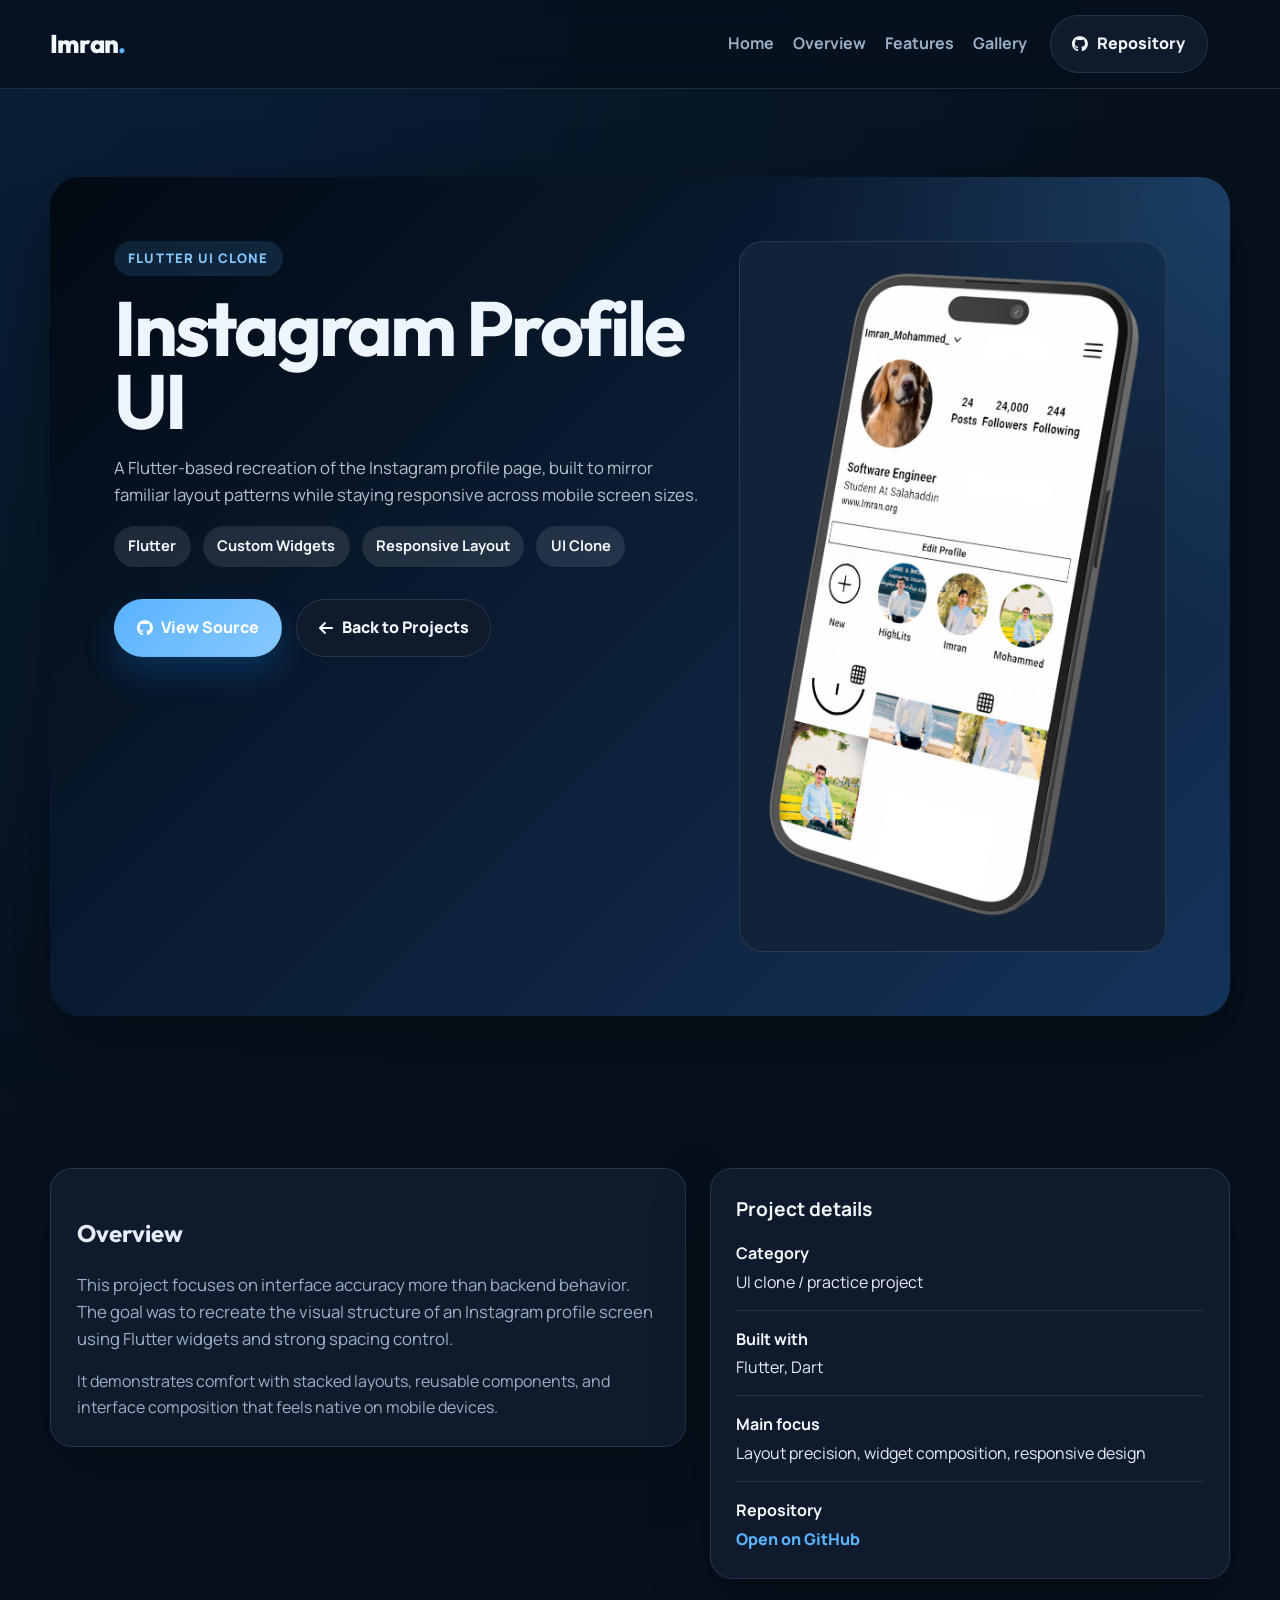
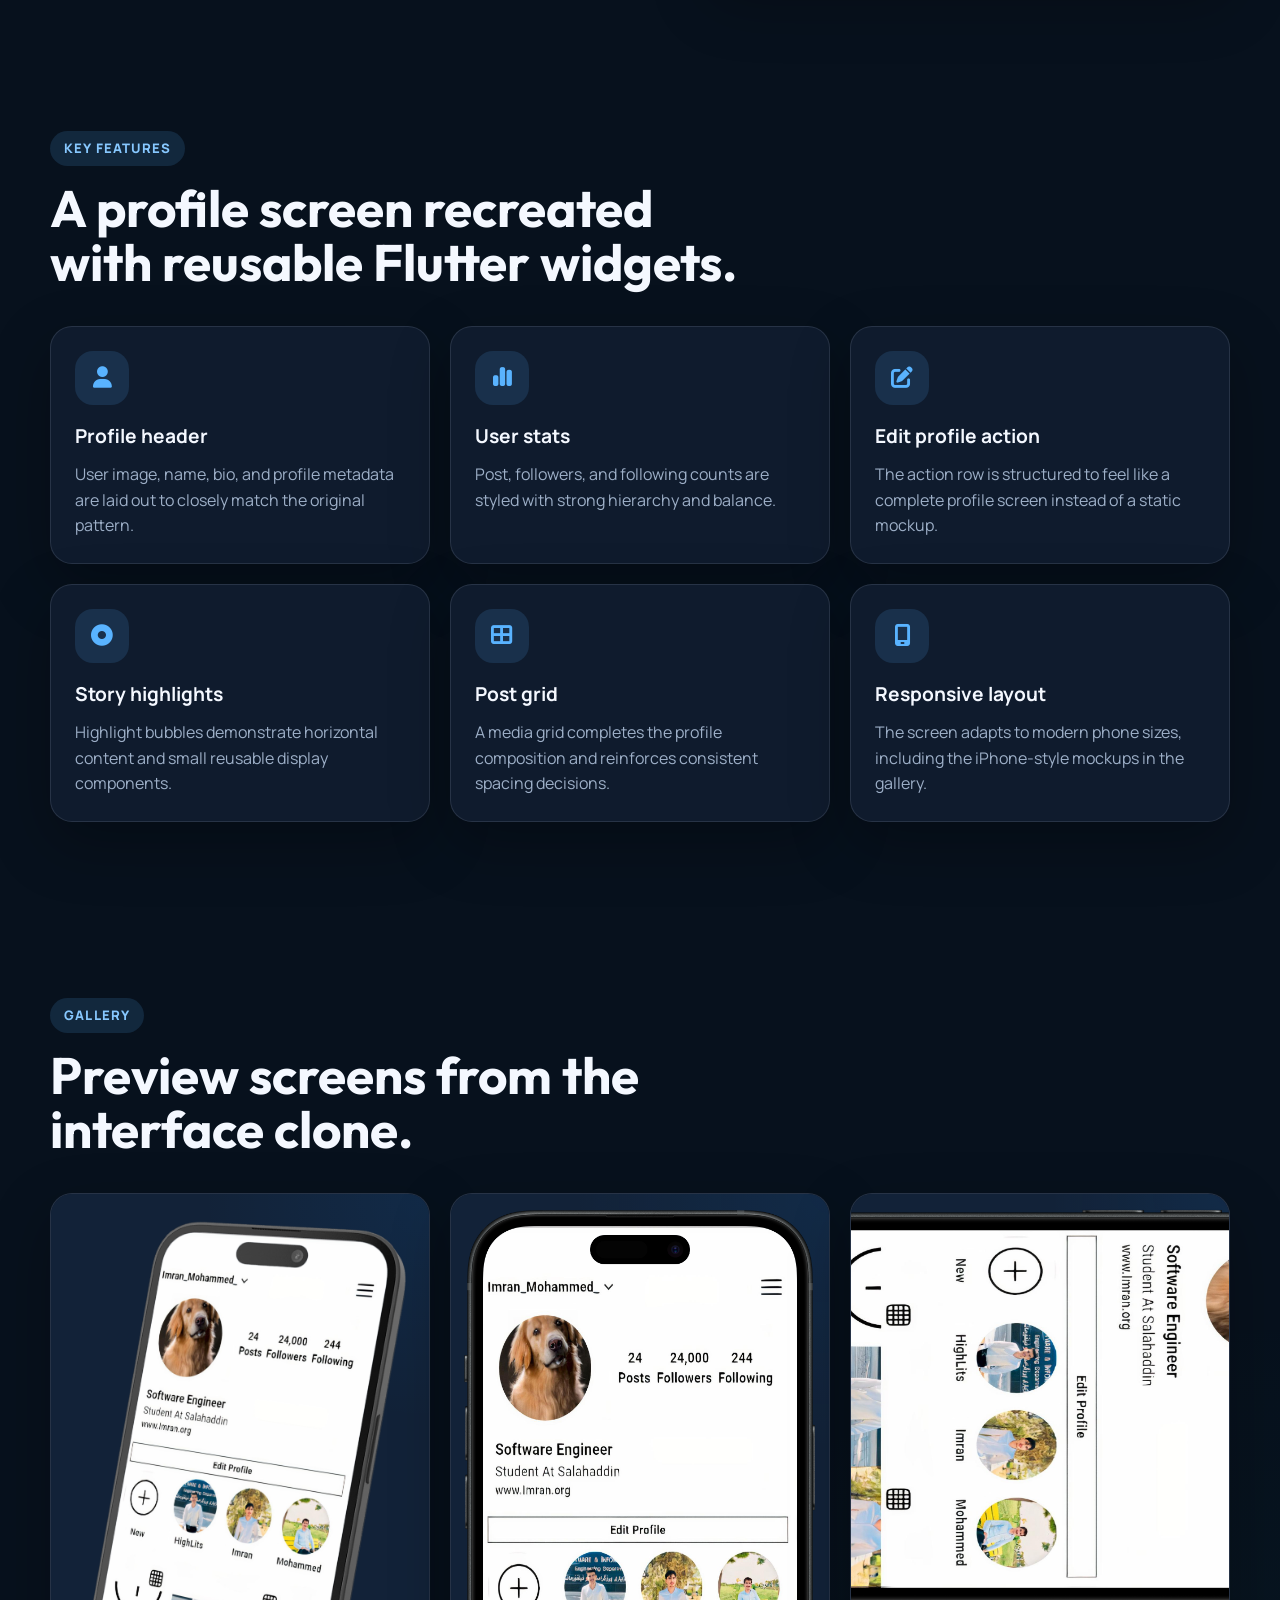
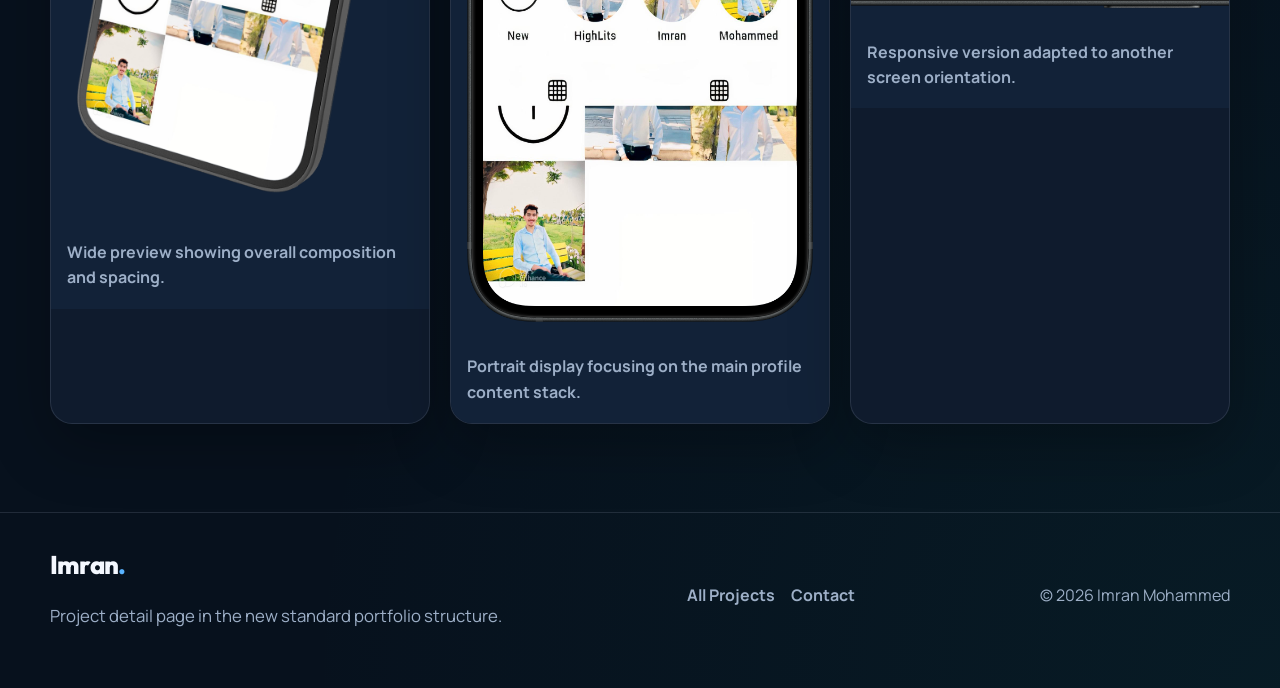
<file: projects/instagram-ui.html>
<!DOCTYPE html>
<html lang="en" data-theme="dark">
  <head>
    <meta charset="UTF-8" />
    <meta name="viewport" content="width=device-width, initial-scale=1.0" />
    <title>Instagram Profile UI | Project Details</title>
    <meta
      name="description"
      content="Instagram profile page UI clone built with Flutter, focused on layout accuracy, responsiveness, and custom widgets."
    />
    <link rel="preconnect" href="https://fonts.googleapis.com" />
    <link rel="preconnect" href="https://fonts.gstatic.com" crossorigin />
    <link
      href="https://fonts.googleapis.com/css2?family=Manrope:wght@400;500;700;800&family=Outfit:wght@500;600;700;800&display=swap"
      rel="stylesheet"
    />
    <link
      rel="stylesheet"
      href="https://cdnjs.cloudflare.com/ajax/libs/font-awesome/6.5.2/css/all.min.css"
    />
    <link rel="stylesheet" href="../assets/css/styles.css" />
  </head>
  <body>
    <header class="site-header">
      <div class="container">
        <div class="site-header__inner">
          <a class="brand" href="../index.html">Imran<span>.</span></a>
          <nav class="site-nav" aria-label="Project navigation">
            <div class="site-nav__links">
              <a href="../index.html">Home</a>
              <a href="#overview">Overview</a>
              <a href="#features">Features</a>
              <a href="#gallery">Gallery</a>
            </div>
            <a class="button button--secondary" href="https://github.com/Imran-Mohammed-Shekho/Instagram-UI" target="_blank" rel="noreferrer">
              <i class="fa-brands fa-github"></i>
              Repository
            </a>
            <div class="header-actions">
              <button class="mobile-toggle" type="button" data-mobile-toggle aria-label="Open navigation menu" aria-controls="mobile-menu" aria-expanded="false">
                <i class="fa-solid fa-bars"></i>
              </button>
            </div>
          </nav>
        </div>
        <div class="mobile-nav" id="mobile-menu" data-mobile-menu>
          <a href="../index.html">Home</a>
          <a href="#overview">Overview</a>
          <a href="#features">Features</a>
          <a href="#gallery">Gallery</a>
          <a href="https://github.com/Imran-Mohammed-Shekho/Instagram-UI" target="_blank" rel="noreferrer">Repository</a>
        </div>
      </div>
    </header>

    <main>
      <section class="section">
        <div class="container">
          <div class="project-hero">
            <div class="project-hero__grid">
              <div>
                <span class="eyebrow">Flutter UI Clone</span>
                <h1 class="project-hero__title">Instagram Profile UI</h1>
                <p class="project-hero__copy">
                  A Flutter-based recreation of the Instagram profile page, built to mirror familiar layout
                  patterns while staying responsive across mobile screen sizes.
                </p>
                <div class="project-badges">
                  <span class="pill">Flutter</span>
                  <span class="pill">Custom Widgets</span>
                  <span class="pill">Responsive Layout</span>
                  <span class="pill">UI Clone</span>
                </div>
                <div class="button-row">
                  <a class="button button--primary" href="https://github.com/Imran-Mohammed-Shekho/Instagram-UI" target="_blank" rel="noreferrer">
                    <i class="fa-brands fa-github"></i>
                    View Source
                  </a>
                  <a class="button button--secondary" href="../index.html#projects">
                    <i class="fa-solid fa-arrow-left"></i>
                    Back to Projects
                  </a>
                </div>
              </div>
              <div class="project-visual">
                <img src="../assets/images/projects/resized_iphone15_image-left.png" alt="Instagram profile UI preview" />
              </div>
            </div>
          </div>
        </div>
      </section>

      <section class="section section--tight" id="overview">
        <div class="container">
          <div class="project-layout">
            <article class="card">
              <h2 class="project-title">Overview</h2>
              <p class="lead">
                This project focuses on interface accuracy more than backend behavior. The goal was to recreate
                the visual structure of an Instagram profile screen using Flutter widgets and strong spacing
                control.
              </p>
              <p style="margin-top: 1rem">
                It demonstrates comfort with stacked layouts, reusable components, and interface composition that
                feels native on mobile devices.
              </p>
            </article>
            <aside class="card">
              <h3>Project details</h3>
              <div class="detail-list" style="margin-top: 1rem">
                <div>
                  <strong>Category</strong>
                  <span>UI clone / practice project</span>
                </div>
                <div>
                  <strong>Built with</strong>
                  <span>Flutter, Dart</span>
                </div>
                <div>
                  <strong>Main focus</strong>
                  <span>Layout precision, widget composition, responsive design</span>
                </div>
                <div>
                  <strong>Repository</strong>
                  <span><a class="inline-link" href="https://github.com/Imran-Mohammed-Shekho/Instagram-UI" target="_blank" rel="noreferrer">Open on GitHub</a></span>
                </div>
              </div>
            </aside>
          </div>
        </div>
      </section>

      <section class="section" id="features">
        <div class="container">
          <div class="section__header">
            <span class="eyebrow">Key Features</span>
            <h2 class="section-title">A profile screen recreated with reusable Flutter widgets.</h2>
          </div>
          <div class="feature-grid">
            <article class="feature-card">
              <span class="feature-card__icon"><i class="fa-solid fa-user"></i></span>
              <h3>Profile header</h3>
              <p>User image, name, bio, and profile metadata are laid out to closely match the original pattern.</p>
            </article>
            <article class="feature-card">
              <span class="feature-card__icon"><i class="fa-solid fa-chart-simple"></i></span>
              <h3>User stats</h3>
              <p>Post, followers, and following counts are styled with strong hierarchy and balance.</p>
            </article>
            <article class="feature-card">
              <span class="feature-card__icon"><i class="fa-solid fa-pen-to-square"></i></span>
              <h3>Edit profile action</h3>
              <p>The action row is structured to feel like a complete profile screen instead of a static mockup.</p>
            </article>
            <article class="feature-card">
              <span class="feature-card__icon"><i class="fa-solid fa-circle-dot"></i></span>
              <h3>Story highlights</h3>
              <p>Highlight bubbles demonstrate horizontal content and small reusable display components.</p>
            </article>
            <article class="feature-card">
              <span class="feature-card__icon"><i class="fa-solid fa-table-cells-large"></i></span>
              <h3>Post grid</h3>
              <p>A media grid completes the profile composition and reinforces consistent spacing decisions.</p>
            </article>
            <article class="feature-card">
              <span class="feature-card__icon"><i class="fa-solid fa-mobile-screen"></i></span>
              <h3>Responsive layout</h3>
              <p>The screen adapts to modern phone sizes, including the iPhone-style mockups in the gallery.</p>
            </article>
          </div>
        </div>
      </section>

      <section class="section" id="gallery">
        <div class="container">
          <div class="section__header">
            <span class="eyebrow">Gallery</span>
            <h2 class="section-title">Preview screens from the interface clone.</h2>
          </div>
          <div class="gallery-grid">
            <article class="gallery-card">
              <figure>
                <img src="../assets/images/projects/resized_iphone15_image-left.png" alt="Instagram UI landscape preview" />
                <figcaption>Wide preview showing overall composition and spacing.</figcaption>
              </figure>
            </article>
            <article class="gallery-card">
              <figure>
                <img src="../assets/images/projects/resized_iphone15_image-portrait.png" alt="Instagram UI portrait preview" />
                <figcaption>Portrait display focusing on the main profile content stack.</figcaption>
              </figure>
            </article>
            <article class="gallery-card">
              <figure>
                <img src="../assets/images/projects/resized_iphone15_image-landscape.png" alt="Instagram UI alternate device preview" />
                <figcaption>Responsive version adapted to another screen orientation.</figcaption>
              </figure>
            </article>
          </div>
        </div>
      </section>
    </main>

    <footer class="site-footer">
      <div class="container">
        <div class="site-footer__inner">
          <div>
            <a class="brand" href="../index.html">Imran<span>.</span></a>
            <p class="lead">Project detail page in the new standard portfolio structure.</p>
          </div>
          <div class="site-footer__links">
            <a href="../index.html#projects">All Projects</a>
            <a href="../index.html#contact">Contact</a>
          </div>
          <p>&copy; <span data-current-year></span> Imran Mohammed</p>
        </div>
      </div>
    </footer>

    <script src="../assets/js/main.js"></script>
  </body>
</html>
</file>
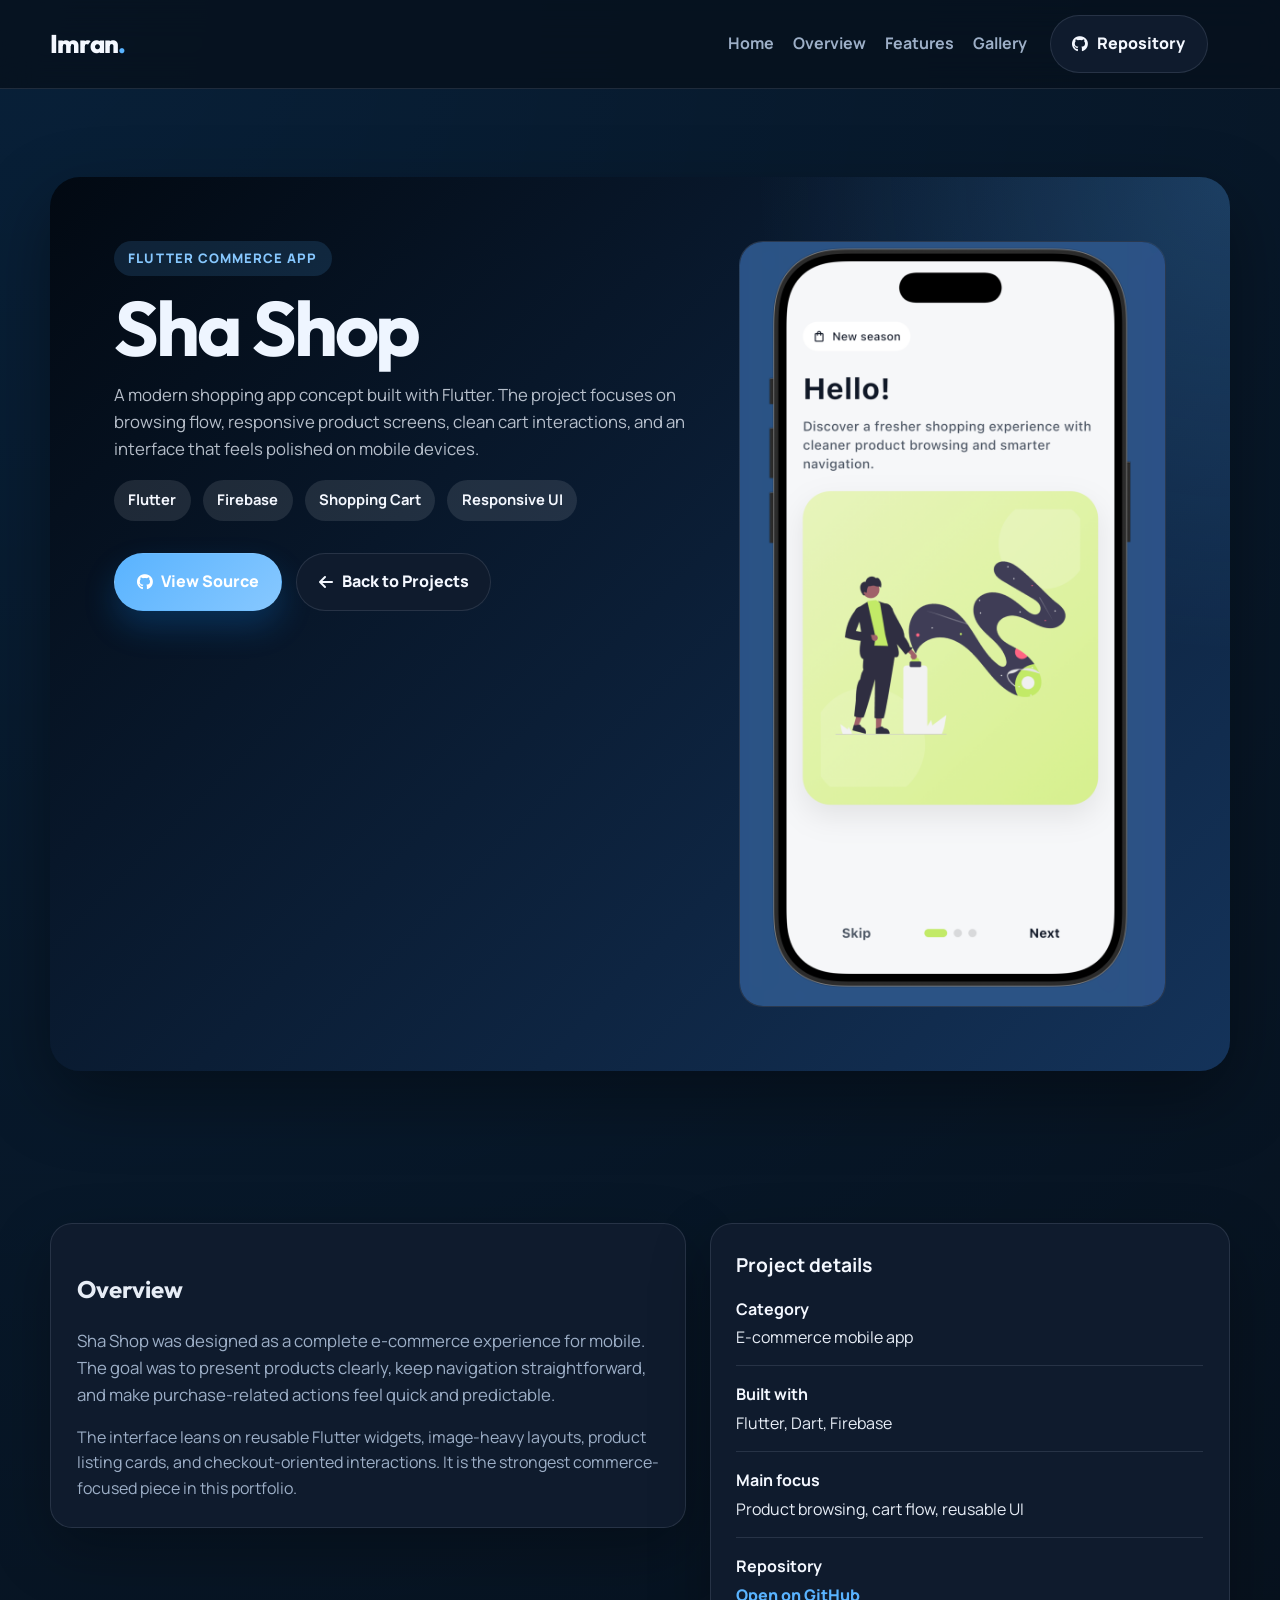
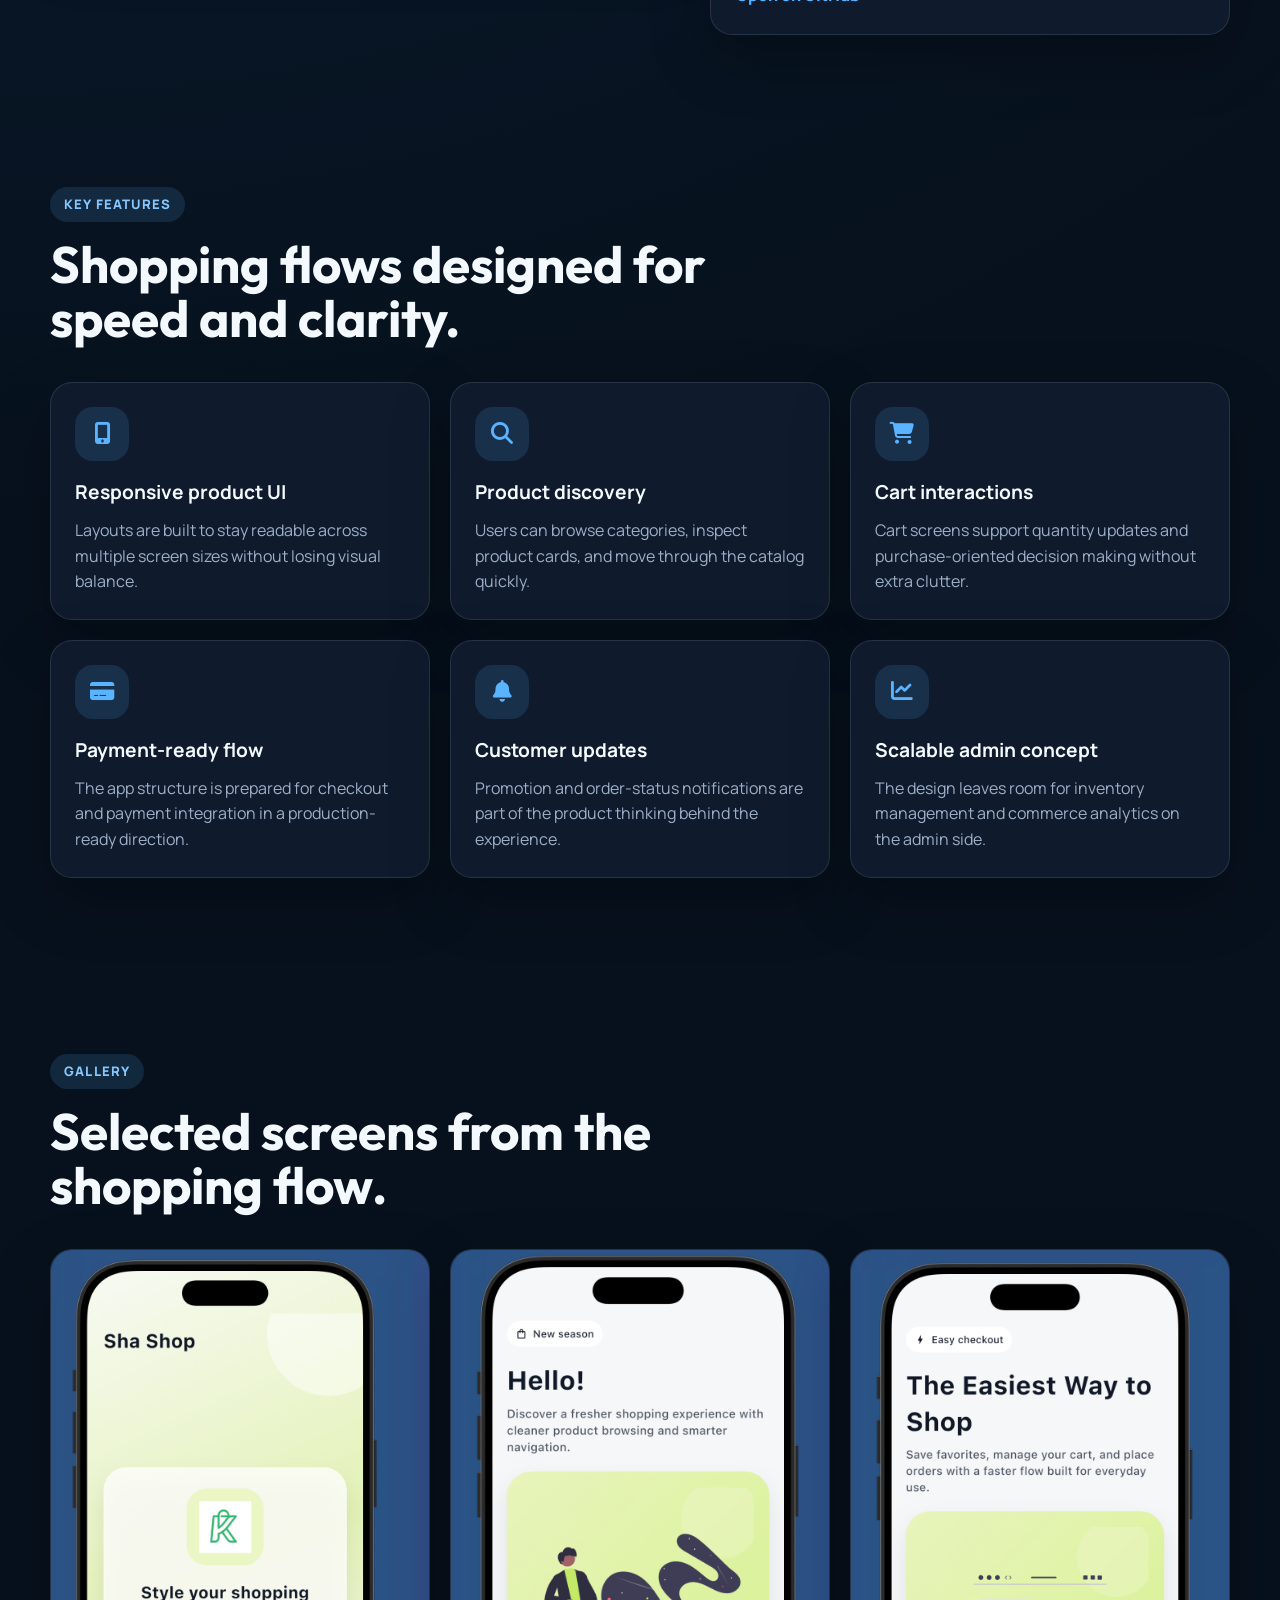
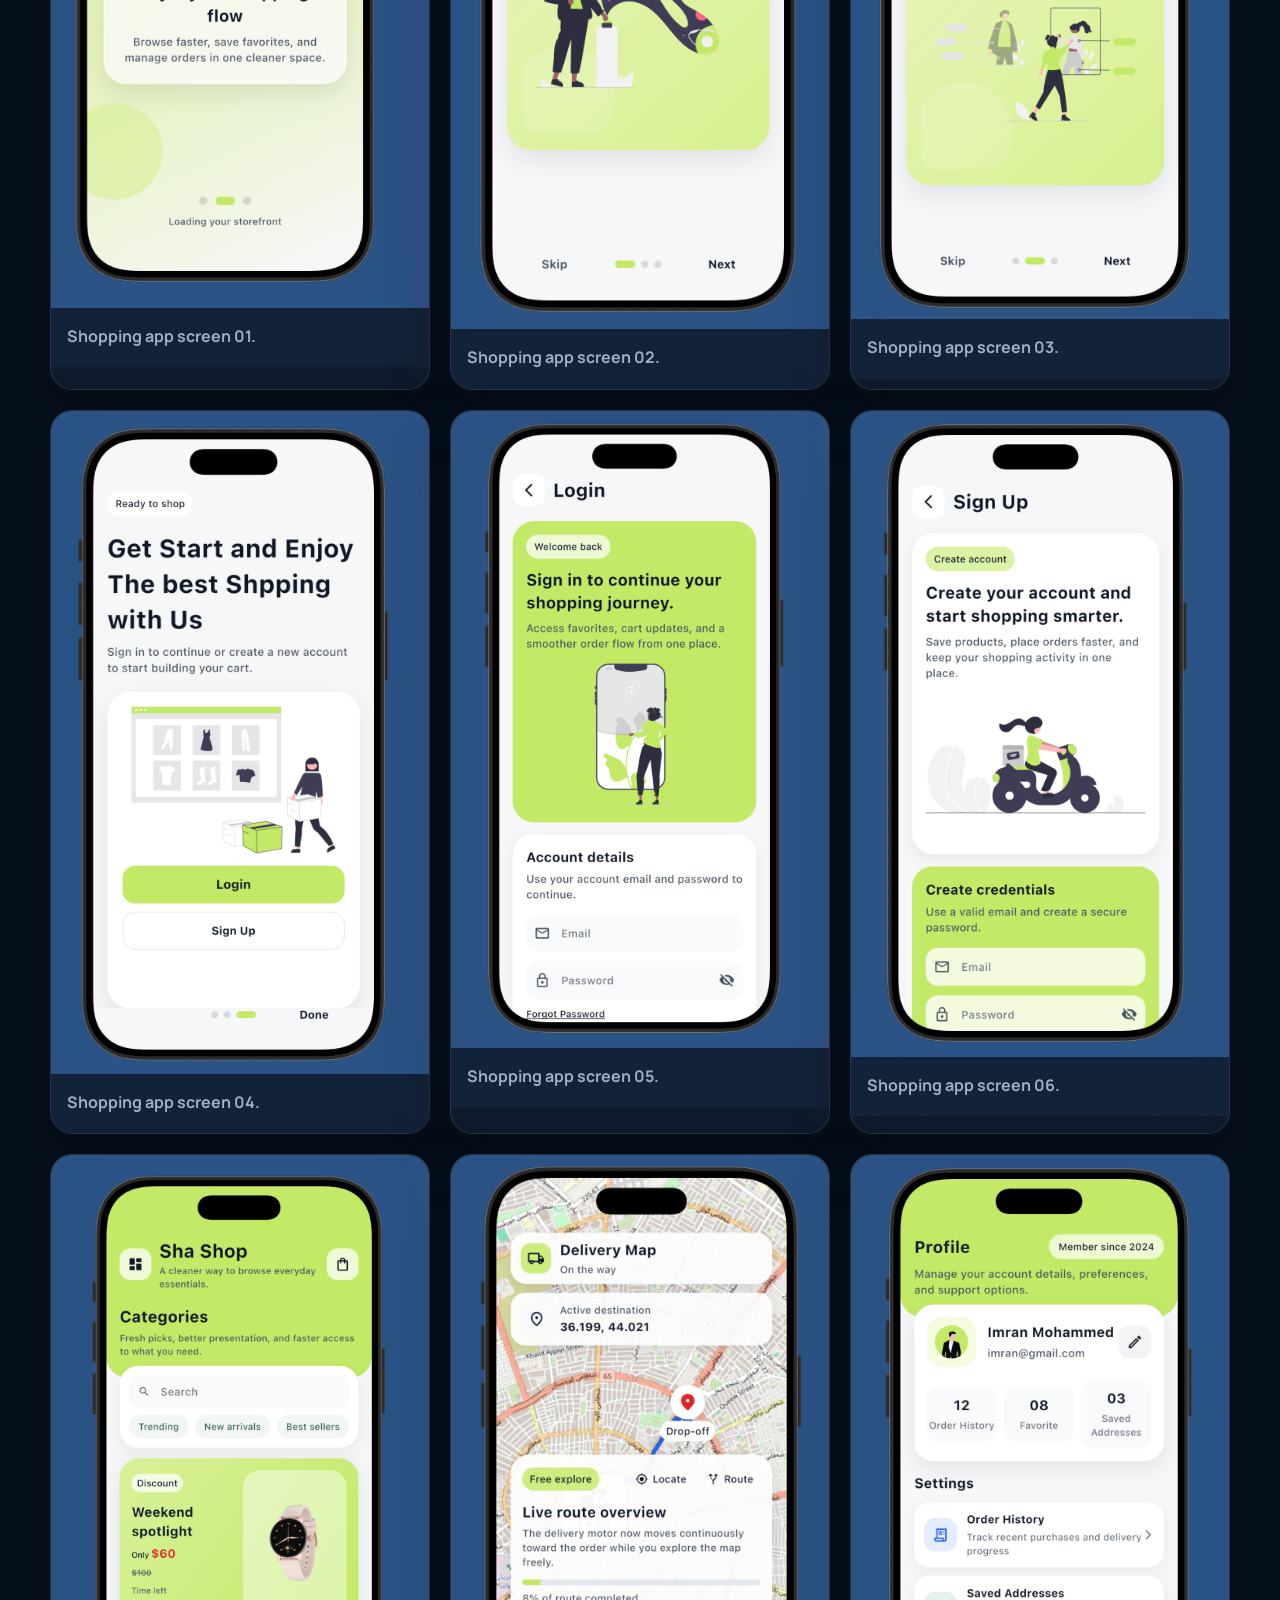
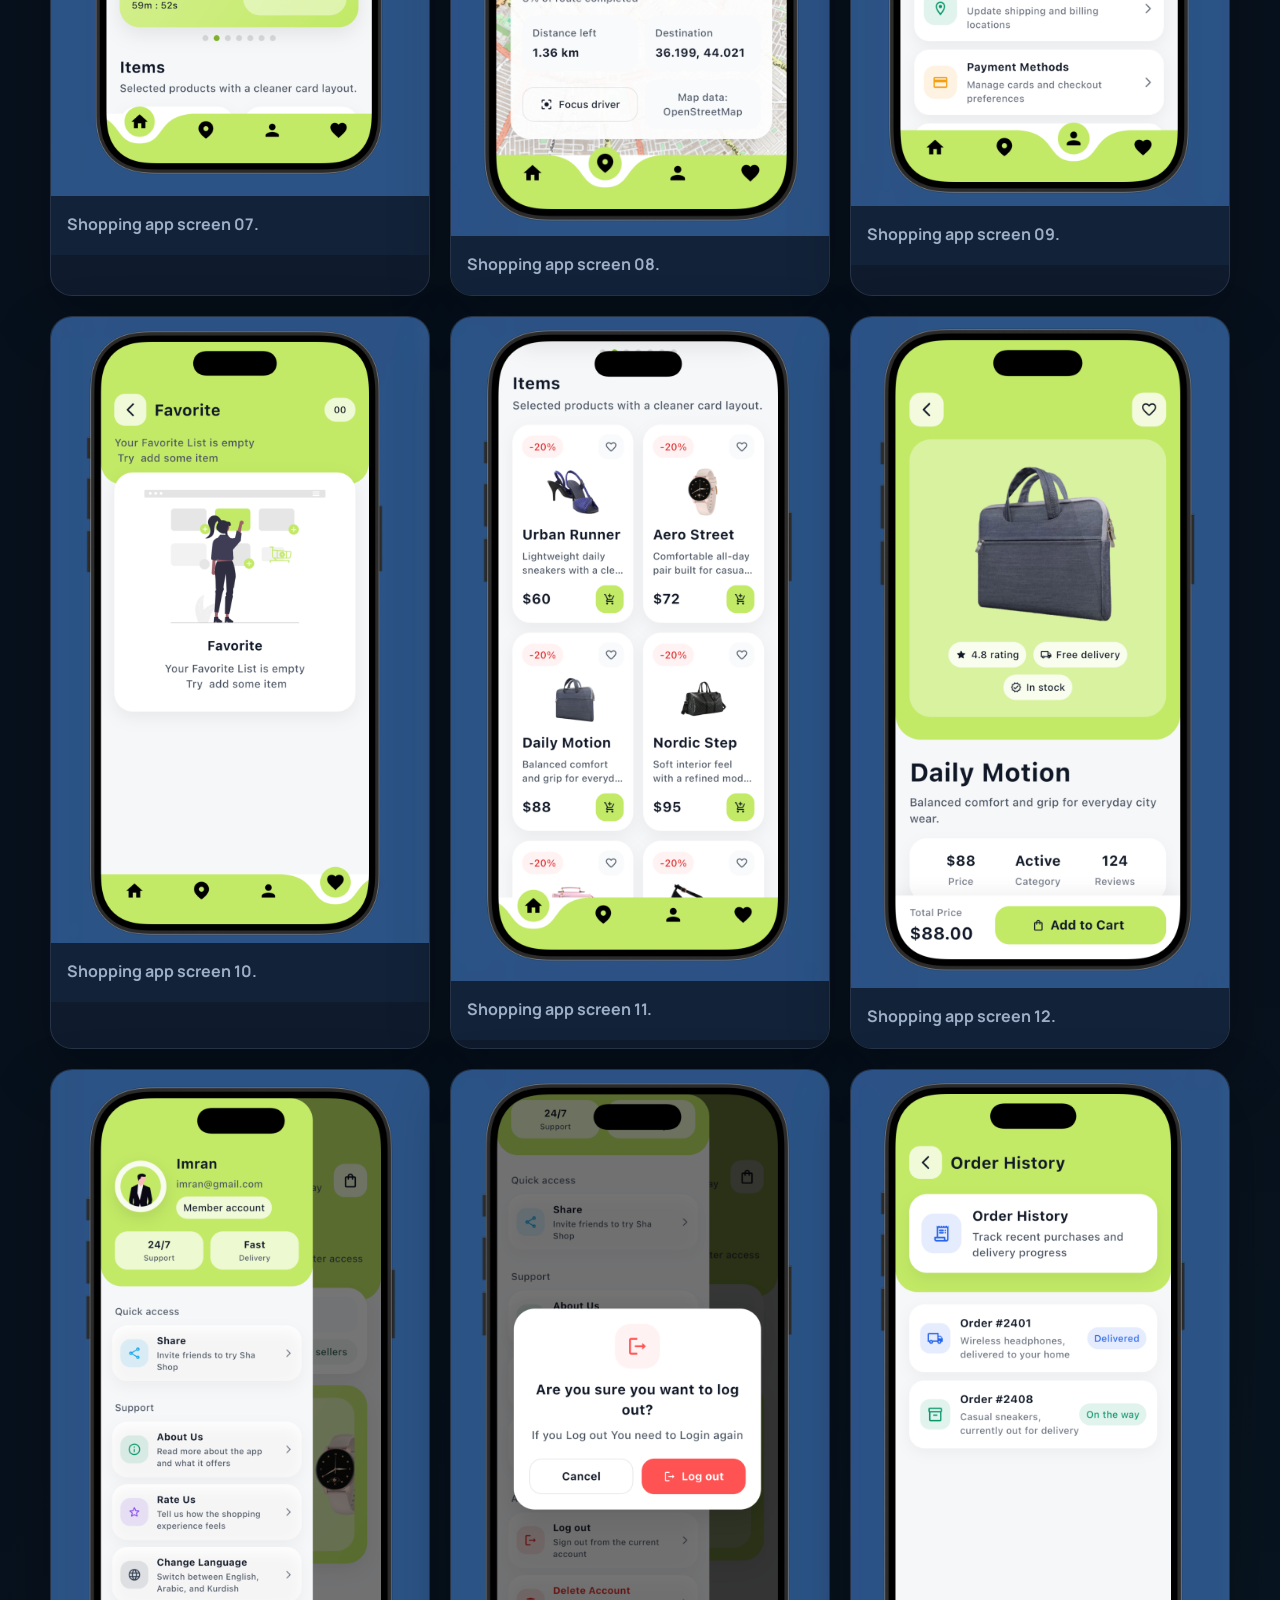
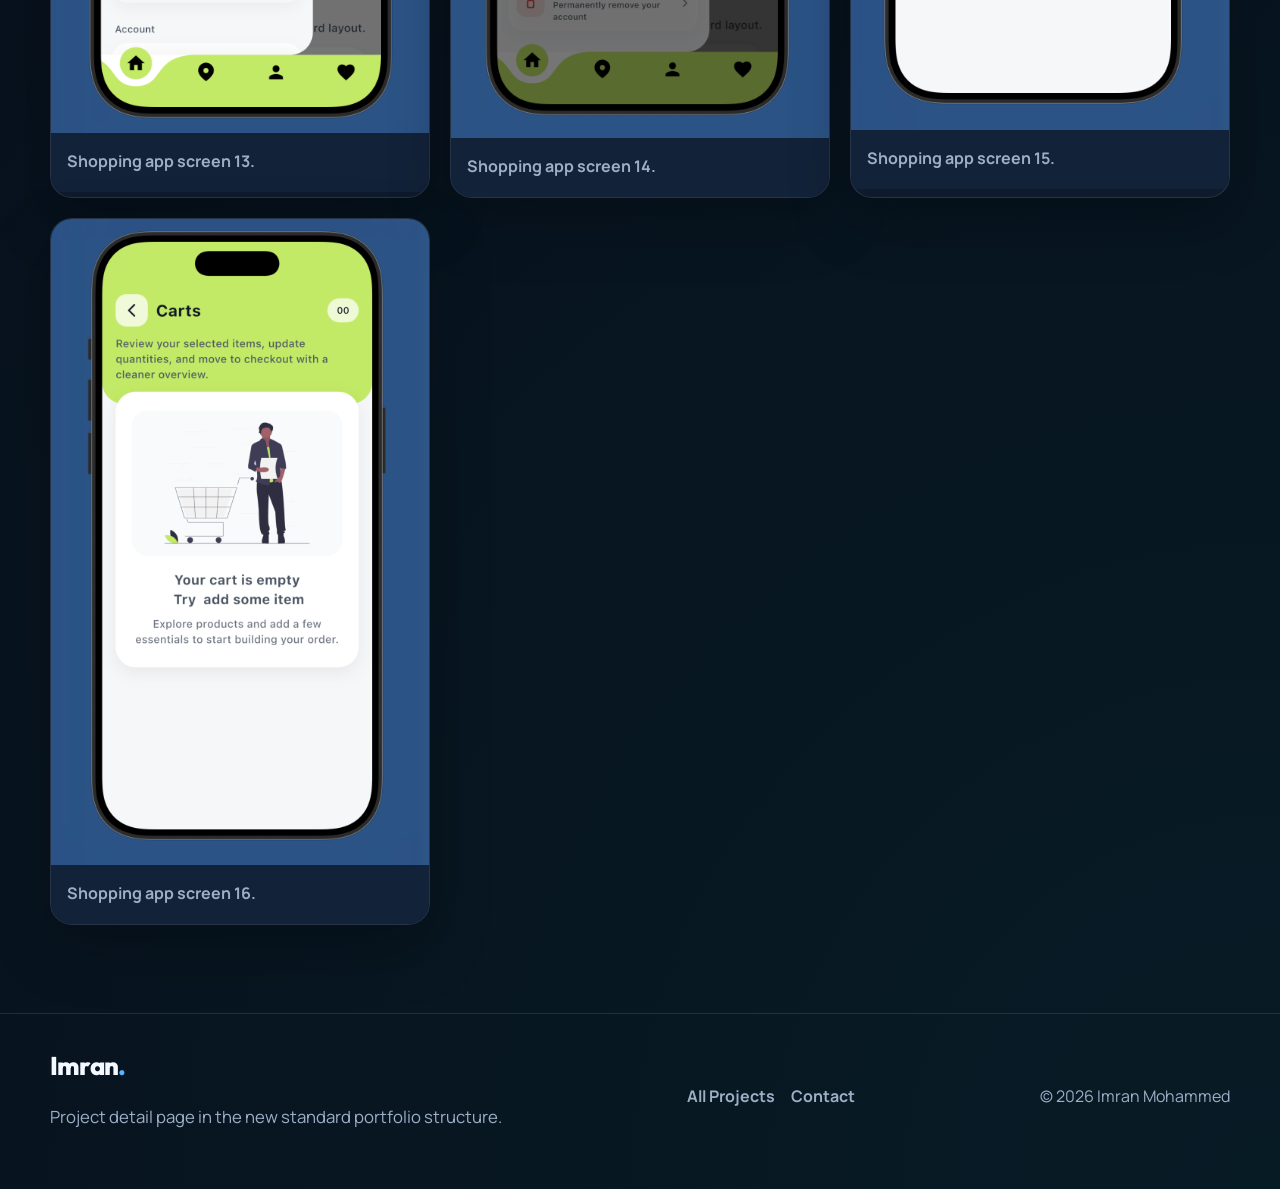
<file: projects/kurd-shop.html>
<!DOCTYPE html>
<html lang="en" data-theme="dark">
  <head>
    <meta charset="UTF-8" />
    <meta name="viewport" content="width=device-width, initial-scale=1.0" />
    <title>Sha Shop | Project Details</title>
    <meta
      name="description"
      content="Sha Shop is a Flutter e-commerce app project featuring product browsing, cart flows, and a polished shopping experience."
    />
    <link rel="preconnect" href="https://fonts.googleapis.com" />
    <link rel="preconnect" href="https://fonts.gstatic.com" crossorigin />
    <link
      href="https://fonts.googleapis.com/css2?family=Manrope:wght@400;500;700;800&family=Outfit:wght@500;600;700;800&display=swap"
      rel="stylesheet"
    />
    <link
      rel="stylesheet"
      href="https://cdnjs.cloudflare.com/ajax/libs/font-awesome/6.5.2/css/all.min.css"
    />
    <link rel="stylesheet" href="../assets/css/styles.css" />
  </head>
  <body>
    <header class="site-header">
      <div class="container">
        <div class="site-header__inner">
          <a class="brand" href="../index.html">Imran<span>.</span></a>
          <nav class="site-nav" aria-label="Project navigation">
            <div class="site-nav__links">
              <a href="../index.html">Home</a>
              <a href="#overview">Overview</a>
              <a href="#features">Features</a>
              <a href="#gallery">Gallery</a>
            </div>
            <a class="button button--secondary" href="https://github.com/Imran-Mohammed-Shekho/E-commerce-app" target="_blank" rel="noreferrer">
              <i class="fa-brands fa-github"></i>
              Repository
            </a>
            <div class="header-actions">
              <button class="mobile-toggle" type="button" data-mobile-toggle aria-label="Open navigation menu" aria-controls="mobile-menu" aria-expanded="false">
                <i class="fa-solid fa-bars"></i>
              </button>
            </div>
          </nav>
        </div>
        <div class="mobile-nav" id="mobile-menu" data-mobile-menu>
          <a href="../index.html">Home</a>
          <a href="#overview">Overview</a>
          <a href="#features">Features</a>
          <a href="#gallery">Gallery</a>
          <a href="https://github.com/Imran-Mohammed-Shekho/E-commerce-app" target="_blank" rel="noreferrer">Repository</a>
        </div>
      </div>
    </header>

    <main>
      <section class="section">
        <div class="container">
          <div class="project-hero">
            <div class="project-hero__grid">
              <div>
                <span class="eyebrow">Flutter Commerce App</span>
                <h1 class="project-hero__title">Sha Shop</h1>
                <p class="project-hero__copy">
                  A modern shopping app concept built with Flutter. The project focuses on browsing flow,
                  responsive product screens, clean cart interactions, and an interface that feels polished on
                  mobile devices.
                </p>
                <div class="project-badges">
                  <span class="pill">Flutter</span>
                  <span class="pill">Firebase</span>
                  <span class="pill">Shopping Cart</span>
                  <span class="pill">Responsive UI</span>
                </div>
                <div class="button-row">
                  <a class="button button--primary" href="https://github.com/Imran-Mohammed-Shekho/E-commerce-app" target="_blank" rel="noreferrer">
                    <i class="fa-brands fa-github"></i>
                    View Source
                  </a>
                  <a class="button button--secondary" href="../index.html#projects">
                    <i class="fa-solid fa-arrow-left"></i>
                    Back to Projects
                  </a>
                </div>
              </div>
              <div class="project-visual">
                <img src="../assets/images/projects/ShaShopImages/shashop-02.png" alt="Sha Shop mobile app preview" />
              </div>
            </div>
          </div>
        </div>
      </section>

      <section class="section section--tight" id="overview">
        <div class="container">
          <div class="project-layout">
            <article class="card">
              <h2 class="project-title">Overview</h2>
              <p class="lead">
                Sha Shop was designed as a complete e-commerce experience for mobile. The goal was to present
                products clearly, keep navigation straightforward, and make purchase-related actions feel quick
                and predictable.
              </p>
              <p style="margin-top: 1rem">
                The interface leans on reusable Flutter widgets, image-heavy layouts, product listing cards, and
                checkout-oriented interactions. It is the strongest commerce-focused piece in this portfolio.
              </p>
            </article>
            <aside class="card">
              <h3>Project details</h3>
              <div class="detail-list" style="margin-top: 1rem">
                <div>
                  <strong>Category</strong>
                  <span>E-commerce mobile app</span>
                </div>
                <div>
                  <strong>Built with</strong>
                  <span>Flutter, Dart, Firebase</span>
                </div>
                <div>
                  <strong>Main focus</strong>
                  <span>Product browsing, cart flow, reusable UI</span>
                </div>
                <div>
                  <strong>Repository</strong>
                  <span><a class="inline-link" href="https://github.com/Imran-Mohammed-Shekho/E-commerce-app" target="_blank" rel="noreferrer">Open on GitHub</a></span>
                </div>
              </div>
            </aside>
          </div>
        </div>
      </section>

      <section class="section" id="features">
        <div class="container">
          <div class="section__header">
            <span class="eyebrow">Key Features</span>
            <h2 class="section-title">Shopping flows designed for speed and clarity.</h2>
          </div>
          <div class="feature-grid">
            <article class="feature-card">
              <span class="feature-card__icon"><i class="fa-solid fa-mobile-screen-button"></i></span>
              <h3>Responsive product UI</h3>
              <p>Layouts are built to stay readable across multiple screen sizes without losing visual balance.</p>
            </article>
            <article class="feature-card">
              <span class="feature-card__icon"><i class="fa-solid fa-magnifying-glass"></i></span>
              <h3>Product discovery</h3>
              <p>Users can browse categories, inspect product cards, and move through the catalog quickly.</p>
            </article>
            <article class="feature-card">
              <span class="feature-card__icon"><i class="fa-solid fa-cart-shopping"></i></span>
              <h3>Cart interactions</h3>
              <p>Cart screens support quantity updates and purchase-oriented decision making without extra clutter.</p>
            </article>
            <article class="feature-card">
              <span class="feature-card__icon"><i class="fa-solid fa-credit-card"></i></span>
              <h3>Payment-ready flow</h3>
              <p>The app structure is prepared for checkout and payment integration in a production-ready direction.</p>
            </article>
            <article class="feature-card">
              <span class="feature-card__icon"><i class="fa-solid fa-bell"></i></span>
              <h3>Customer updates</h3>
              <p>Promotion and order-status notifications are part of the product thinking behind the experience.</p>
            </article>
            <article class="feature-card">
              <span class="feature-card__icon"><i class="fa-solid fa-chart-line"></i></span>
              <h3>Scalable admin concept</h3>
              <p>The design leaves room for inventory management and commerce analytics on the admin side.</p>
            </article>
          </div>
        </div>
      </section>

      <section class="section" id="gallery">
        <div class="container">
          <div class="section__header">
            <span class="eyebrow">Gallery</span>
            <h2 class="section-title">Selected screens from the shopping flow.</h2>
          </div>
          <div class="gallery-grid">
            <article class="gallery-card">
              <figure>
                <img src="../assets/images/projects/ShaShopImages/shashop-01.png" alt="Sha Shop screen 01" />
                <figcaption>Shopping app screen 01.</figcaption>
              </figure>
            </article>
            <article class="gallery-card">
              <figure>
                <img src="../assets/images/projects/ShaShopImages/shashop-02.png" alt="Sha Shop screen 02" />
                <figcaption>Shopping app screen 02.</figcaption>
              </figure>
            </article>
            <article class="gallery-card">
              <figure>
                <img src="../assets/images/projects/ShaShopImages/shashop-03.png" alt="Sha Shop screen 03" />
                <figcaption>Shopping app screen 03.</figcaption>
              </figure>
            </article>
            <article class="gallery-card">
              <figure>
                <img src="../assets/images/projects/ShaShopImages/shashop-04.png" alt="Sha Shop screen 04" />
                <figcaption>Shopping app screen 04.</figcaption>
              </figure>
            </article>
            <article class="gallery-card">
              <figure>
                <img src="../assets/images/projects/ShaShopImages/shashop-05.png" alt="Sha Shop screen 05" />
                <figcaption>Shopping app screen 05.</figcaption>
              </figure>
            </article>
            <article class="gallery-card">
              <figure>
                <img src="../assets/images/projects/ShaShopImages/shashop-06.png" alt="Sha Shop screen 06" />
                <figcaption>Shopping app screen 06.</figcaption>
              </figure>
            </article>
            <article class="gallery-card">
              <figure>
                <img src="../assets/images/projects/ShaShopImages/shashop-07.png" alt="Sha Shop screen 07" />
                <figcaption>Shopping app screen 07.</figcaption>
              </figure>
            </article>
            <article class="gallery-card">
              <figure>
                <img src="../assets/images/projects/ShaShopImages/shashop-08.png" alt="Sha Shop screen 08" />
                <figcaption>Shopping app screen 08.</figcaption>
              </figure>
            </article>
            <article class="gallery-card">
              <figure>
                <img src="../assets/images/projects/ShaShopImages/shashop-09.png" alt="Sha Shop screen 09" />
                <figcaption>Shopping app screen 09.</figcaption>
              </figure>
            </article>
            <article class="gallery-card">
              <figure>
                <img src="../assets/images/projects/ShaShopImages/shashop-10.png" alt="Sha Shop screen 10" />
                <figcaption>Shopping app screen 10.</figcaption>
              </figure>
            </article>
            <article class="gallery-card">
              <figure>
                <img src="../assets/images/projects/ShaShopImages/shashop-11.png" alt="Sha Shop screen 11" />
                <figcaption>Shopping app screen 11.</figcaption>
              </figure>
            </article>
            <article class="gallery-card">
              <figure>
                <img src="../assets/images/projects/ShaShopImages/shashop-12.png" alt="Sha Shop screen 12" />
                <figcaption>Shopping app screen 12.</figcaption>
              </figure>
            </article>
            <article class="gallery-card">
              <figure>
                <img src="../assets/images/projects/ShaShopImages/shashop-13.png" alt="Sha Shop screen 13" />
                <figcaption>Shopping app screen 13.</figcaption>
              </figure>
            </article>
            <article class="gallery-card">
              <figure>
                <img src="../assets/images/projects/ShaShopImages/shashop-14.png" alt="Sha Shop screen 14" />
                <figcaption>Shopping app screen 14.</figcaption>
              </figure>
            </article>
            <article class="gallery-card">
              <figure>
                <img src="../assets/images/projects/ShaShopImages/shashop-15.png" alt="Sha Shop screen 15" />
                <figcaption>Shopping app screen 15.</figcaption>
              </figure>
            </article>
            <article class="gallery-card">
              <figure>
                <img src="../assets/images/projects/ShaShopImages/shashop-16.png" alt="Sha Shop screen 16" />
                <figcaption>Shopping app screen 16.</figcaption>
              </figure>
            </article>
          </div>
        </div>
      </section>
    </main>

    <footer class="site-footer">
      <div class="container">
        <div class="site-footer__inner">
          <div>
            <a class="brand" href="../index.html">Imran<span>.</span></a>
            <p class="lead">Project detail page in the new standard portfolio structure.</p>
          </div>
          <div class="site-footer__links">
            <a href="../index.html#projects">All Projects</a>
            <a href="../index.html#contact">Contact</a>
          </div>
          <p>&copy; <span data-current-year></span> Imran Mohammed</p>
        </div>
      </div>
    </footer>

    <script src="../assets/js/main.js"></script>
  </body>
</html>
</file>
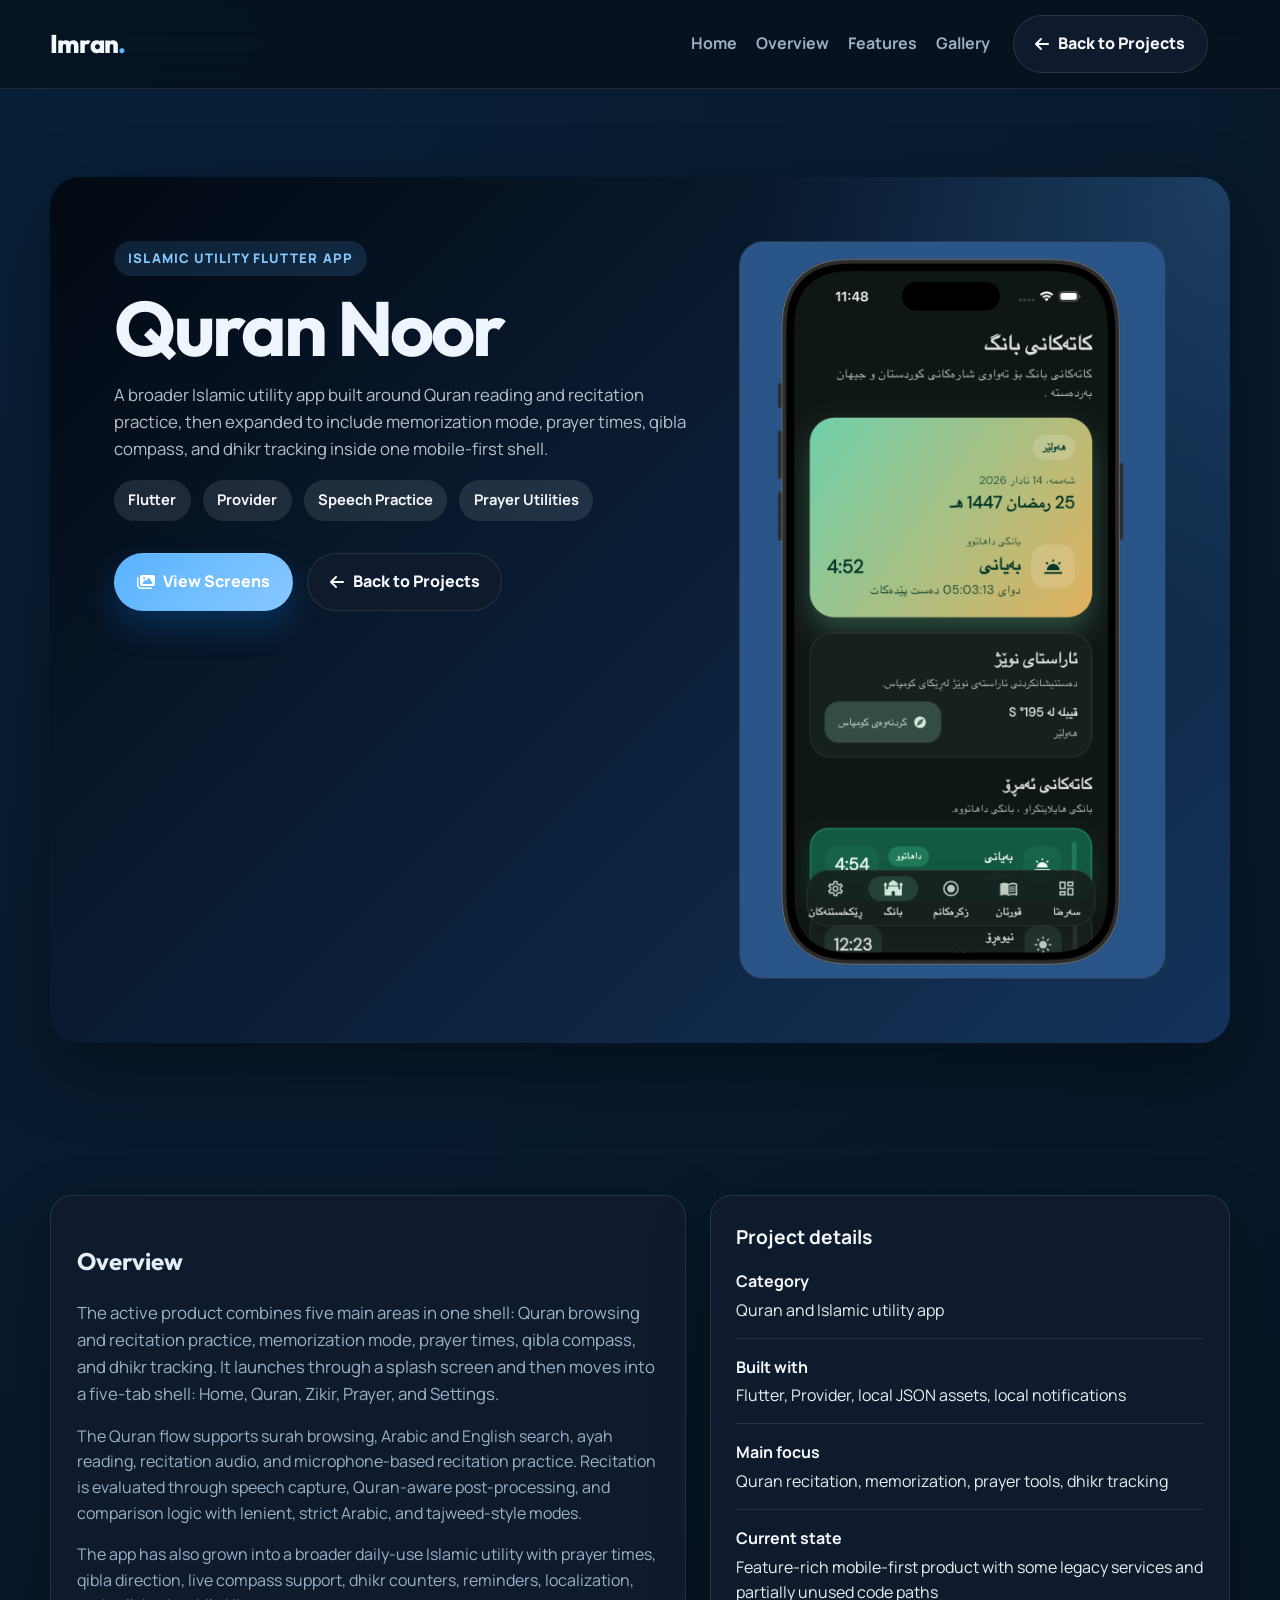
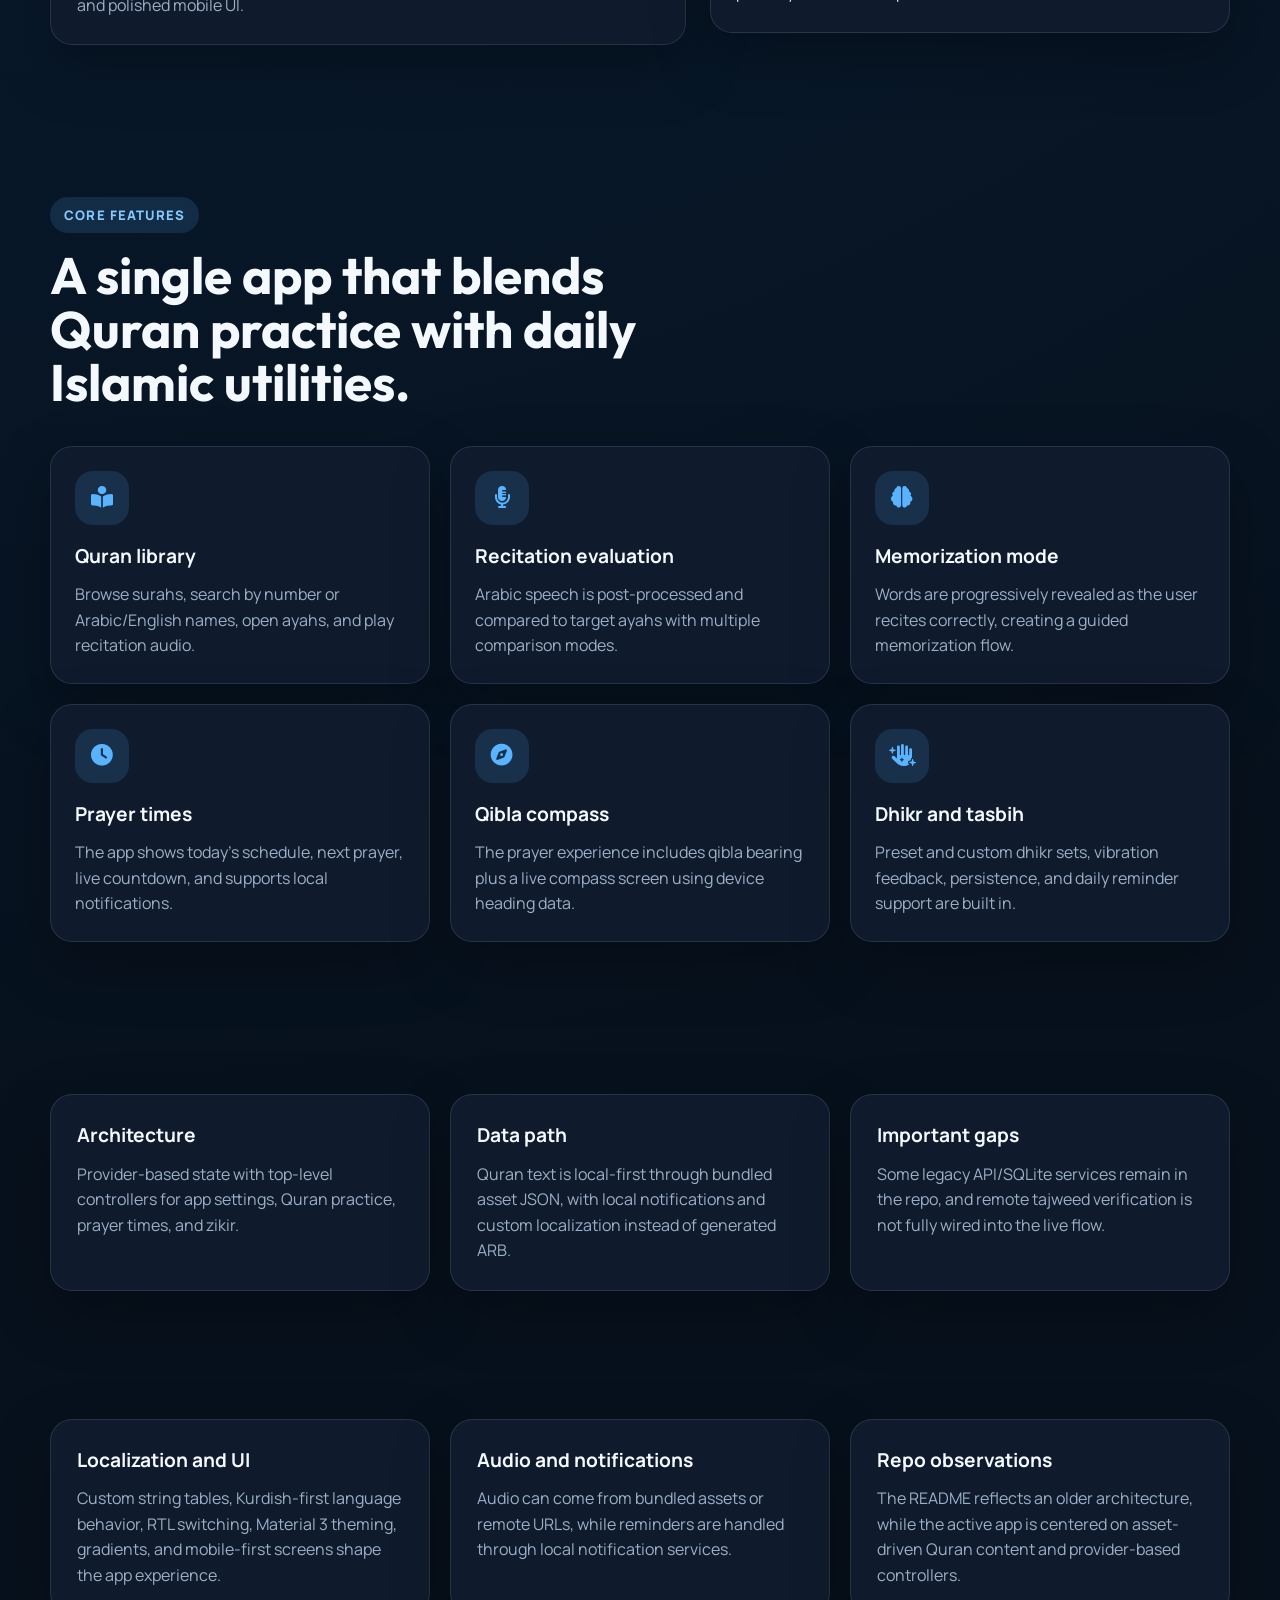
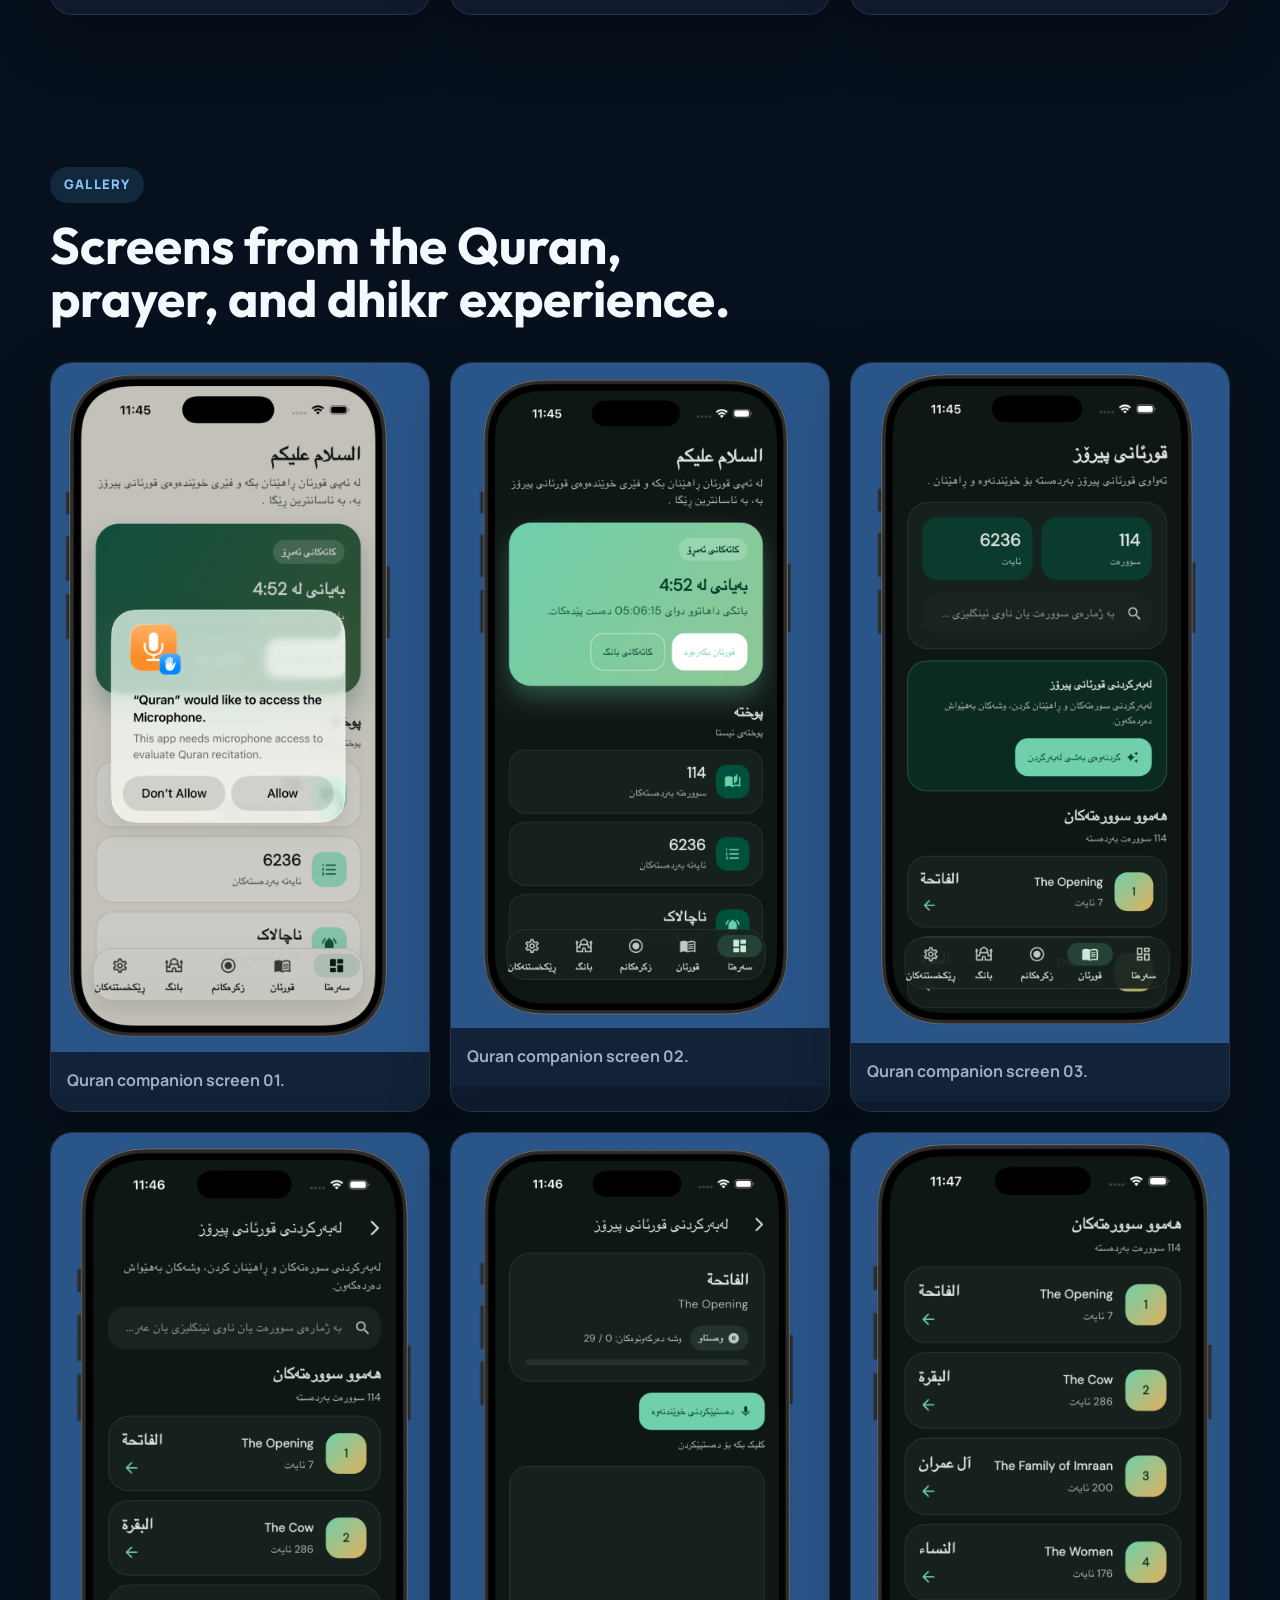
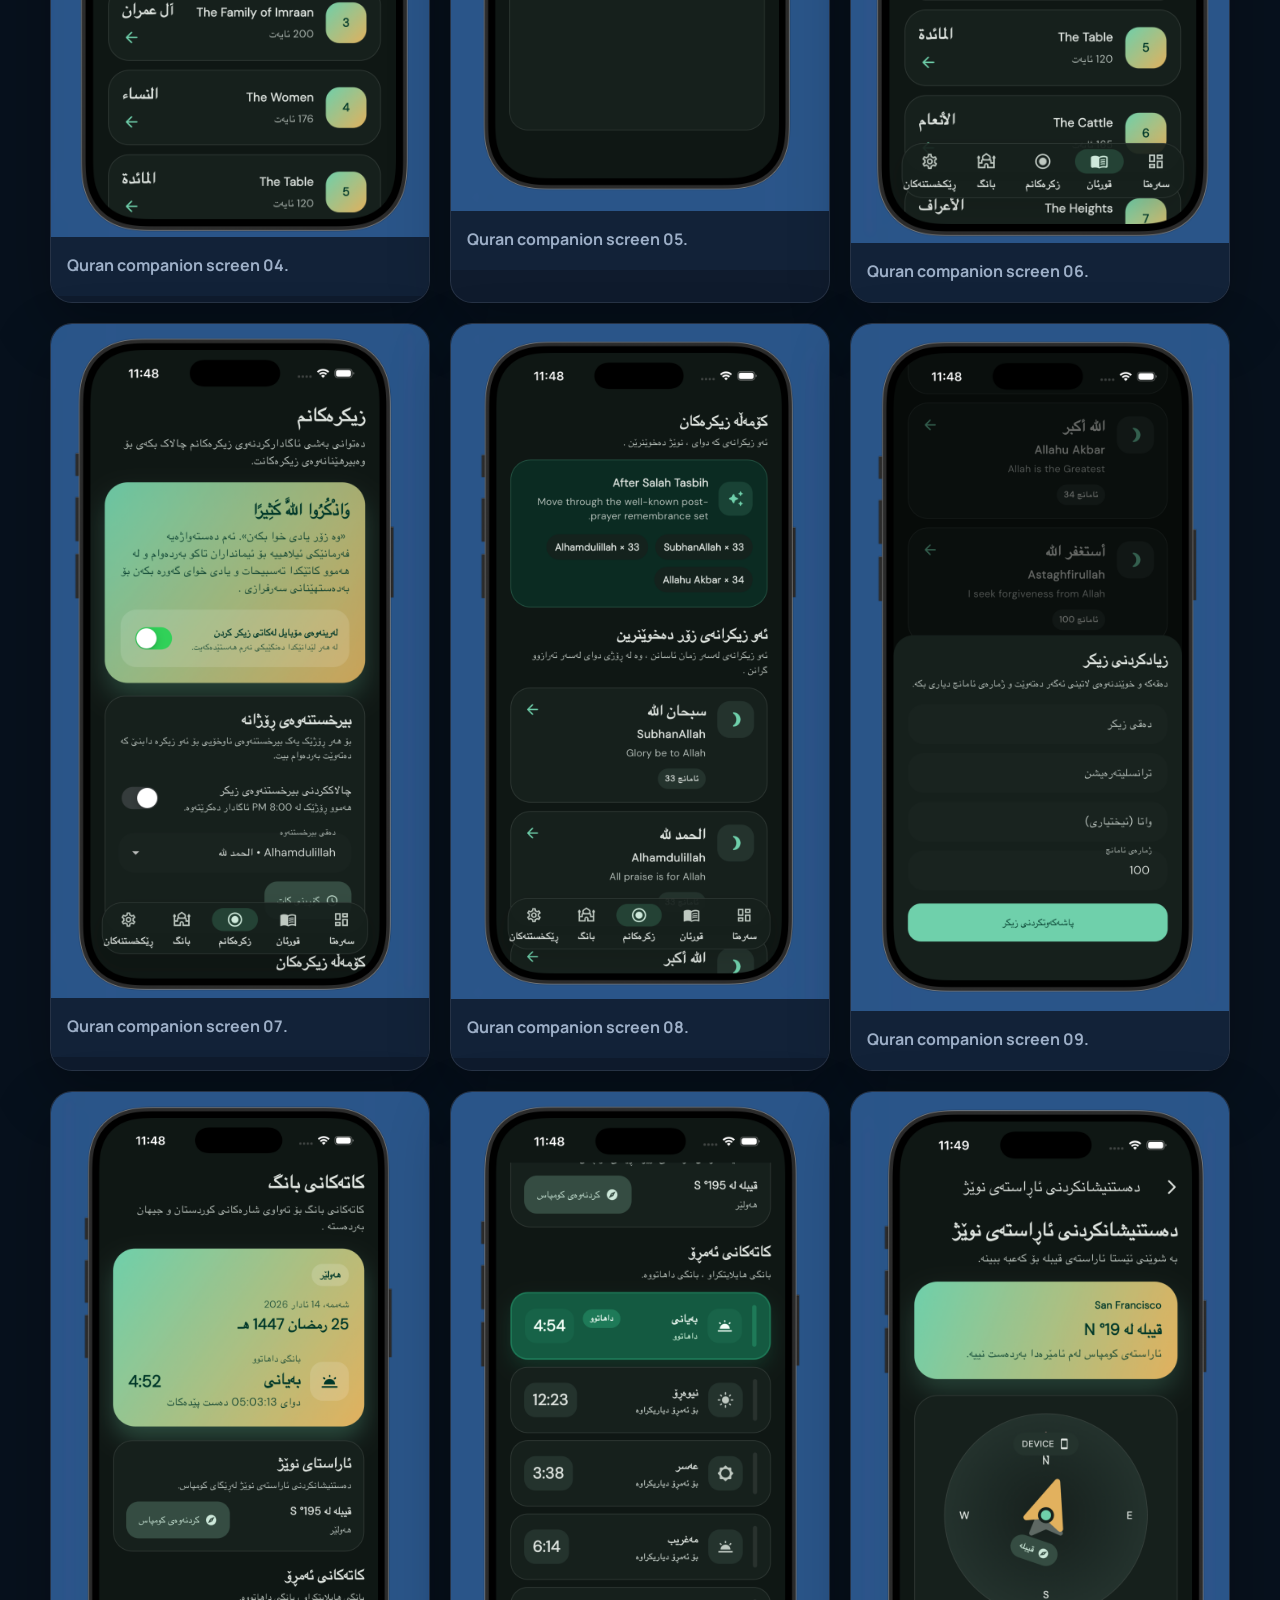
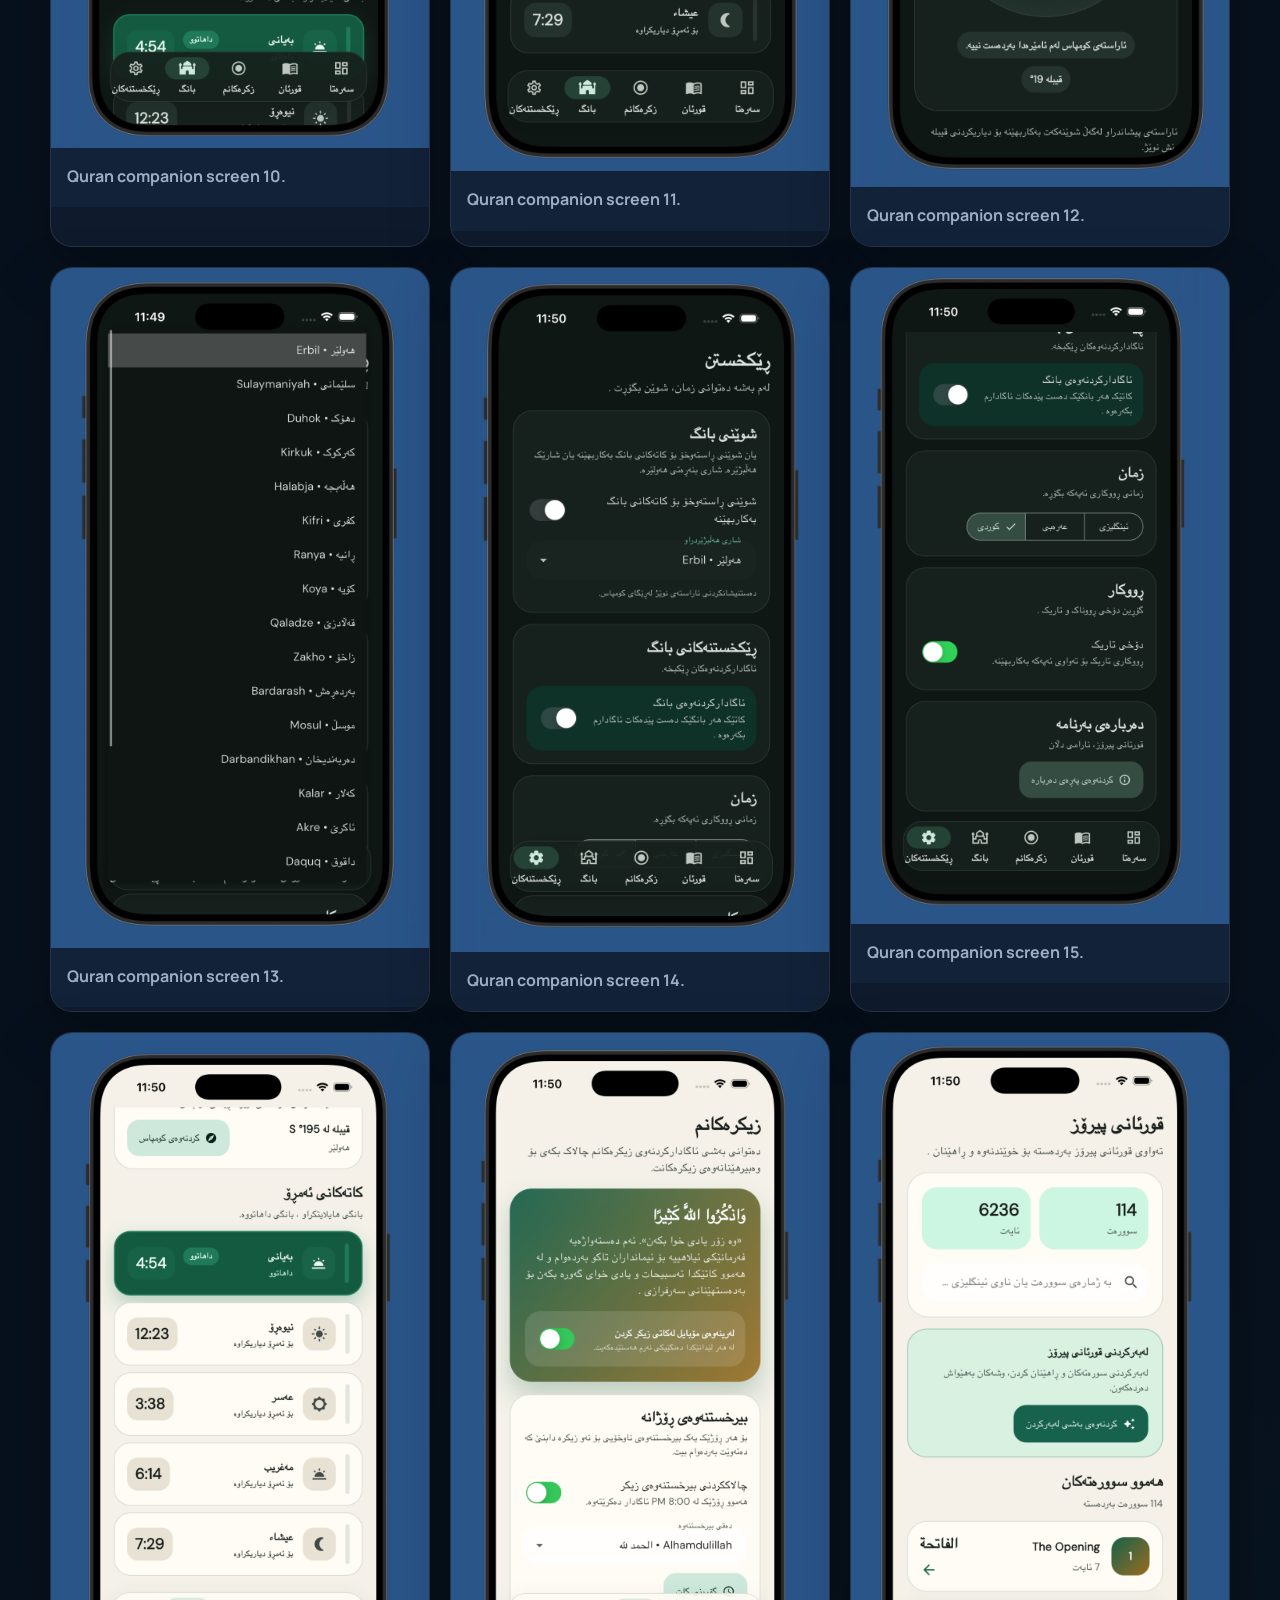
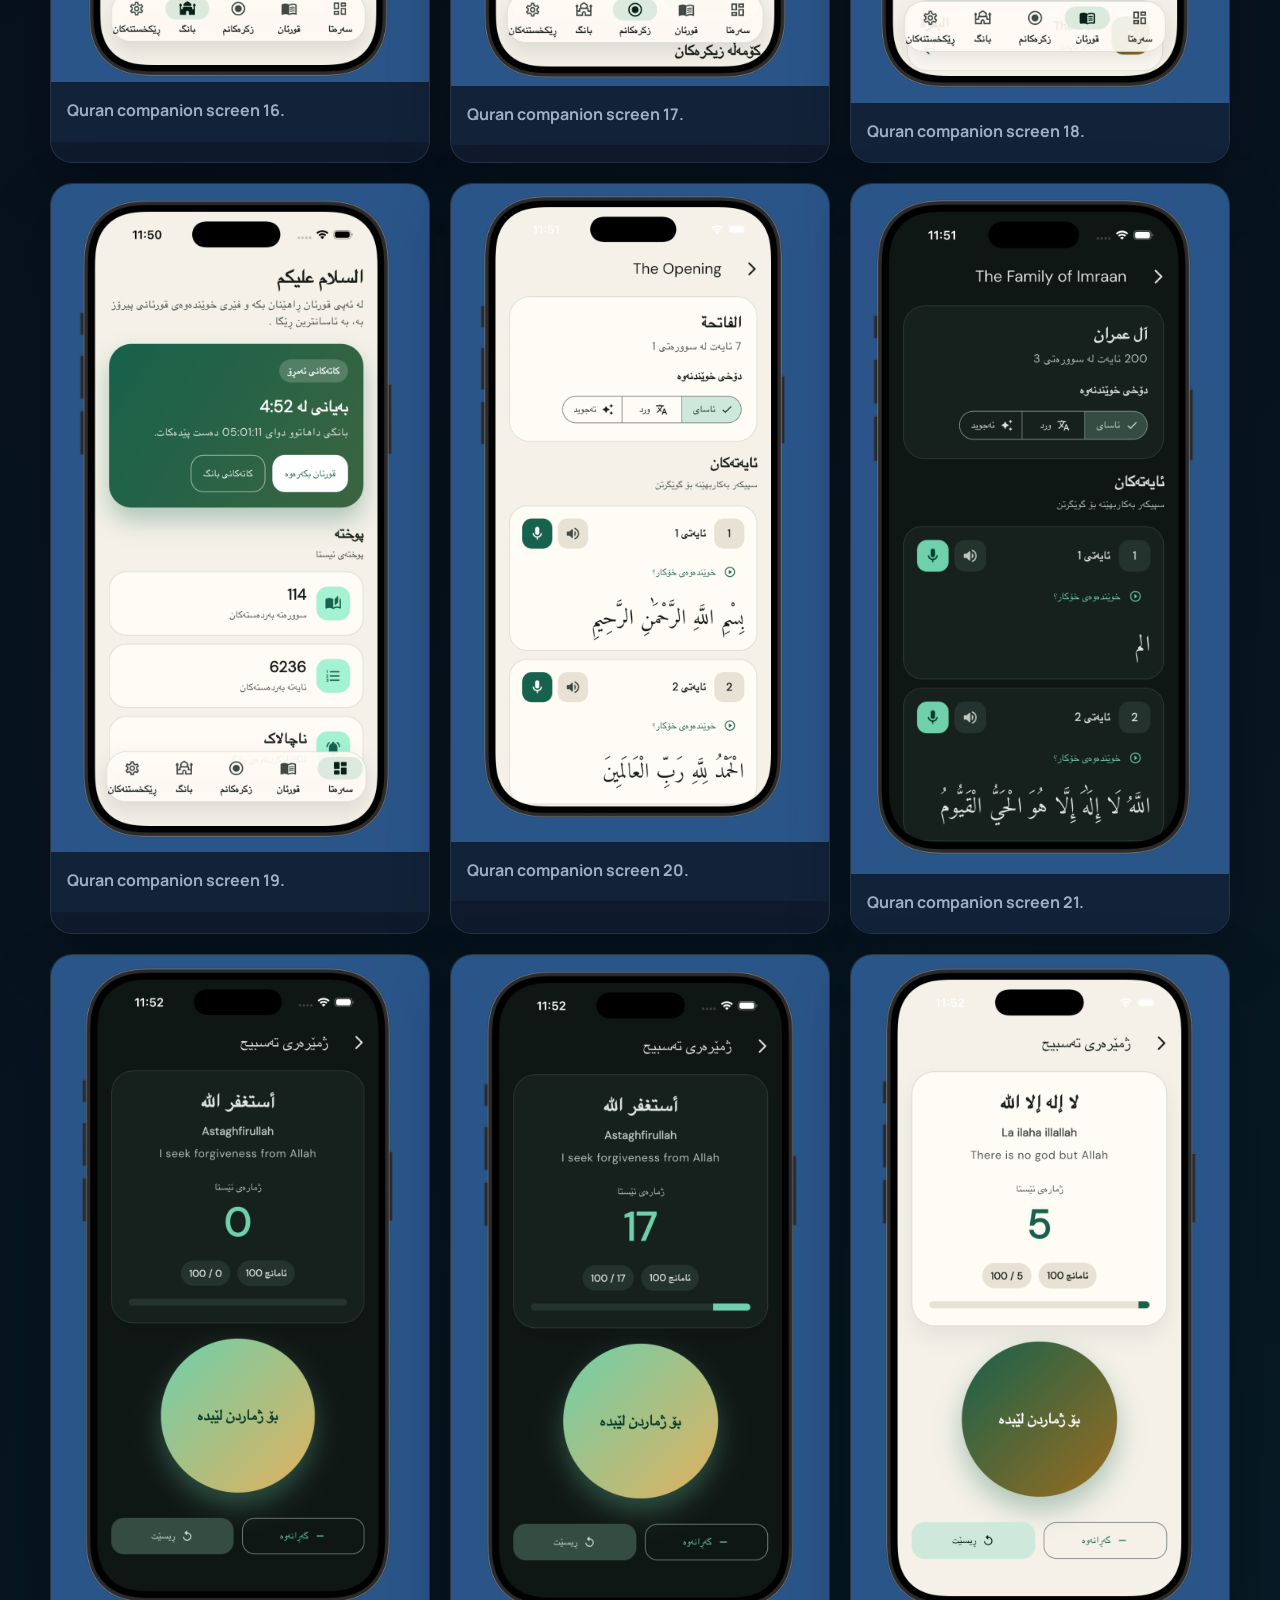
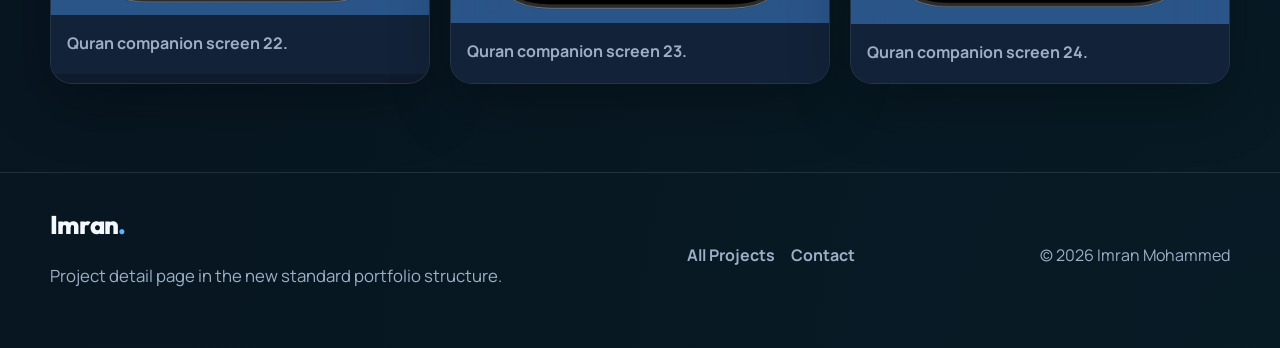
<file: projects/quran-companion-app.html>
<!DOCTYPE html>
<html lang="en" data-theme="dark">

<head>
  <meta charset="UTF-8" />
  <meta name="viewport" content="width=device-width, initial-scale=1.0" />
  <title>Quran Noor | Project Details</title>
  <meta name="description"
    content="Quran Noor is a Flutter Islamic utility app with Quran browsing, recitation practice, memorization mode, prayer times, qibla compass, and dhikr tracking." />
  <link rel="preconnect" href="https://fonts.googleapis.com" />
  <link rel="preconnect" href="https://fonts.gstatic.com" crossorigin />
  <link
    href="https://fonts.googleapis.com/css2?family=Manrope:wght@400;500;700;800&family=Outfit:wght@500;600;700;800&display=swap"
    rel="stylesheet" />
  <link rel="stylesheet" href="https://cdnjs.cloudflare.com/ajax/libs/font-awesome/6.5.2/css/all.min.css" />
  <link rel="stylesheet" href="../assets/css/styles.css" />
</head>

<body>
  <header class="site-header">
    <div class="container">
      <div class="site-header__inner">
        <a class="brand" href="../index.html">Imran<span>.</span></a>
        <nav class="site-nav" aria-label="Project navigation">
          <div class="site-nav__links">
            <a href="../index.html">Home</a>
            <a href="#overview">Overview</a>
            <a href="#features">Features</a>
            <a href="#gallery">Gallery</a>
          </div>
          <a class="button button--secondary" href="../index.html#projects">
            <i class="fa-solid fa-arrow-left"></i>
            Back to Projects
          </a>
          <div class="header-actions">
            <button class="mobile-toggle" type="button" data-mobile-toggle aria-label="Open navigation menu"
              aria-controls="mobile-menu" aria-expanded="false">
              <i class="fa-solid fa-bars"></i>
            </button>
          </div>
        </nav>
      </div>
      <div class="mobile-nav" id="mobile-menu" data-mobile-menu>
        <a href="../index.html">Home</a>
        <a href="#overview">Overview</a>
        <a href="#features">Features</a>
        <a href="#gallery">Gallery</a>
        <a href="../index.html#projects">Back to Projects</a>
      </div>
    </div>
  </header>

  <main>
    <section class="section">
      <div class="container">
        <div class="project-hero">
          <div class="project-hero__grid">
            <div>
              <span class="eyebrow">Islamic Utility Flutter App</span>
              <h1 class="project-hero__title">Quran Noor</h1>
              <p class="project-hero__copy">
                A broader Islamic utility app built around Quran reading and recitation practice, then expanded
                to include memorization mode, prayer times, qibla compass, and dhikr tracking inside one
                mobile-first shell.
              </p>
              <div class="project-badges">
                <span class="pill">Flutter</span>
                <span class="pill">Provider</span>
                <span class="pill">Speech Practice</span>
                <span class="pill">Prayer Utilities</span>
              </div>
              <div class="button-row">
                <a class="button button--primary" href="#gallery">
                  <i class="fa-solid fa-images"></i>
                  View Screens
                </a>
                <a class="button button--secondary" href="../index.html#projects">
                  <i class="fa-solid fa-arrow-left"></i>
                  Back to Projects
                </a>
              </div>
            </div>
            <div class="project-visual">
              <img src="../assets/images/projects/quran-images/quran-screen-10.png" alt="Quran Noor preview" />
            </div>
          </div>
        </div>
      </div>
    </section>

    <section class="section section--tight" id="overview">
      <div class="container">
        <div class="project-layout">
          <article class="card">
            <h2 class="project-title">Overview</h2>
            <p class="lead">
              The active product combines five main areas in one shell: Quran browsing and recitation practice,
              memorization mode, prayer times, qibla compass, and dhikr tracking. It launches through a splash
              screen and then moves into a five-tab shell: Home, Quran, Zikir, Prayer, and Settings.
            </p>
            <p style="margin-top: 1rem">
              The Quran flow supports surah browsing, Arabic and English search, ayah reading, recitation
              audio, and microphone-based recitation practice. Recitation is evaluated through speech capture,
              Quran-aware post-processing, and comparison logic with lenient, strict Arabic, and tajweed-style
              modes.
            </p>
            <p style="margin-top: 1rem">
              The app has also grown into a broader daily-use Islamic utility with prayer times, qibla
              direction, live compass support, dhikr counters, reminders, localization, and polished mobile UI.
            </p>
          </article>

          <aside class="card">
            <h3>Project details</h3>
            <div class="detail-list" style="margin-top: 1rem">
              <div>
                <strong>Category</strong>
                <span>Quran and Islamic utility app</span>
              </div>
              <div>
                <strong>Built with</strong>
                <span>Flutter, Provider, local JSON assets, local notifications</span>
              </div>
              <div>
                <strong>Main focus</strong>
                <span>Quran recitation, memorization, prayer tools, dhikr tracking</span>
              </div>
              <div>
                <strong>Current state</strong>
                <span>Feature-rich mobile-first product with some legacy services and partially unused code paths</span>
              </div>
            </div>
          </aside>
        </div>
      </div>
    </section>

    <section class="section" id="features">
      <div class="container">
        <div class="section__header">
          <span class="eyebrow">Core Features</span>
          <h2 class="section-title">A single app that blends Quran practice with daily Islamic utilities.</h2>
        </div>

        <div class="feature-grid">
          <article class="feature-card">
            <span class="feature-card__icon"><i class="fa-solid fa-book-open-reader"></i></span>
            <h3>Quran library</h3>
            <p>Browse surahs, search by number or Arabic/English names, open ayahs, and play recitation audio.</p>
          </article>
          <article class="feature-card">
            <span class="feature-card__icon"><i class="fa-solid fa-microphone-lines"></i></span>
            <h3>Recitation evaluation</h3>
            <p>Arabic speech is post-processed and compared to target ayahs with multiple comparison modes.</p>
          </article>
          <article class="feature-card">
            <span class="feature-card__icon"><i class="fa-solid fa-brain"></i></span>
            <h3>Memorization mode</h3>
            <p>Words are progressively revealed as the user recites correctly, creating a guided memorization flow.</p>
          </article>
          <article class="feature-card">
            <span class="feature-card__icon"><i class="fa-solid fa-clock"></i></span>
            <h3>Prayer times</h3>
            <p>The app shows today’s schedule, next prayer, live countdown, and supports local notifications.</p>
          </article>
          <article class="feature-card">
            <span class="feature-card__icon"><i class="fa-solid fa-compass"></i></span>
            <h3>Qibla compass</h3>
            <p>The prayer experience includes qibla bearing plus a live compass screen using device heading data.</p>
          </article>
          <article class="feature-card">
            <span class="feature-card__icon"><i class="fa-solid fa-hand-sparkles"></i></span>
            <h3>Dhikr and tasbih</h3>
            <p>Preset and custom dhikr sets, vibration feedback, persistence, and daily reminder support are built in.
            </p>
          </article>
        </div>
      </div>
    </section>

    <section class="section section--tight">
      <div class="container">
        <div class="cards-grid">
          <article class="timeline-card">
            <h3>Architecture</h3>
            <p>Provider-based state with top-level controllers for app settings, Quran practice, prayer times, and
              zikir.</p>
          </article>
          <article class="timeline-card">
            <h3>Data path</h3>
            <p>Quran text is local-first through bundled asset JSON, with local notifications and custom localization
              instead of generated ARB.</p>
          </article>
          <article class="timeline-card">
            <h3>Important gaps</h3>
            <p>Some legacy API/SQLite services remain in the repo, and remote tajweed verification is not fully wired
              into the live flow.</p>
          </article>
        </div>
      </div>
    </section>

    <section class="section section--tight">
      <div class="container">
        <div class="cards-grid">
          <article class="timeline-card">
            <h3>Localization and UI</h3>
            <p>Custom string tables, Kurdish-first language behavior, RTL switching, Material 3 theming, gradients, and
              mobile-first screens shape the app experience.</p>
          </article>
          <article class="timeline-card">
            <h3>Audio and notifications</h3>
            <p>Audio can come from bundled assets or remote URLs, while reminders are handled through local notification
              services.</p>
          </article>
          <article class="timeline-card">
            <h3>Repo observations</h3>
            <p>The README reflects an older architecture, while the active app is centered on asset-driven Quran content
              and provider-based controllers.</p>
          </article>
        </div>
      </div>
    </section>

    <section class="section" id="gallery">
      <div class="container">
        <div class="section__header">
          <span class="eyebrow">Gallery</span>
          <h2 class="section-title">Screens from the Quran, prayer, and dhikr experience.</h2>
        </div>
        <div class="gallery-grid">
          <article class="gallery-card">
            <figure><img src="../assets/images/projects/quran-images/quran-screen-01.png"
                alt="Quran companion screen 01" />
              <figcaption>Quran companion screen 01.</figcaption>
            </figure>
          </article>
          <article class="gallery-card">
            <figure><img src="../assets/images/projects/quran-images/quran-screen-02.png"
                alt="Quran companion screen 02" />
              <figcaption>Quran companion screen 02.</figcaption>
            </figure>
          </article>
          <article class="gallery-card">
            <figure><img src="../assets/images/projects/quran-images/quran-screen-03.png"
                alt="Quran companion screen 03" />
              <figcaption>Quran companion screen 03.</figcaption>
            </figure>
          </article>
          <article class="gallery-card">
            <figure><img src="../assets/images/projects/quran-images/quran-screen-04.png"
                alt="Quran companion screen 04" />
              <figcaption>Quran companion screen 04.</figcaption>
            </figure>
          </article>
          <article class="gallery-card">
            <figure><img src="../assets/images/projects/quran-images/quran-screen-05.png"
                alt="Quran companion screen 05" />
              <figcaption>Quran companion screen 05.</figcaption>
            </figure>
          </article>
          <article class="gallery-card">
            <figure><img src="../assets/images/projects/quran-images/quran-screen-06.png"
                alt="Quran companion screen 06" />
              <figcaption>Quran companion screen 06.</figcaption>
            </figure>
          </article>
          <article class="gallery-card">
            <figure><img src="../assets/images/projects/quran-images/quran-screen-07.png"
                alt="Quran companion screen 07" />
              <figcaption>Quran companion screen 07.</figcaption>
            </figure>
          </article>
          <article class="gallery-card">
            <figure><img src="../assets/images/projects/quran-images/quran-screen-08.png"
                alt="Quran companion screen 08" />
              <figcaption>Quran companion screen 08.</figcaption>
            </figure>
          </article>
          <article class="gallery-card">
            <figure><img src="../assets/images/projects/quran-images/quran-screen-09.png"
                alt="Quran companion screen 09" />
              <figcaption>Quran companion screen 09.</figcaption>
            </figure>
          </article>
          <article class="gallery-card">
            <figure><img src="../assets/images/projects/quran-images/quran-screen-10.png"
                alt="Quran companion screen 10" />
              <figcaption>Quran companion screen 10.</figcaption>
            </figure>
          </article>
          <article class="gallery-card">
            <figure><img src="../assets/images/projects/quran-images/quran-screen-11.png"
                alt="Quran companion screen 11" />
              <figcaption>Quran companion screen 11.</figcaption>
            </figure>
          </article>
          <article class="gallery-card">
            <figure><img src="../assets/images/projects/quran-images/quran-screen-12.png"
                alt="Quran companion screen 12" />
              <figcaption>Quran companion screen 12.</figcaption>
            </figure>
          </article>
          <article class="gallery-card">
            <figure><img src="../assets/images/projects/quran-images/quran-screen-13.png"
                alt="Quran companion screen 13" />
              <figcaption>Quran companion screen 13.</figcaption>
            </figure>
          </article>
          <article class="gallery-card">
            <figure><img src="../assets/images/projects/quran-images/quran-screen-14.png"
                alt="Quran companion screen 14" />
              <figcaption>Quran companion screen 14.</figcaption>
            </figure>
          </article>
          <article class="gallery-card">
            <figure><img src="../assets/images/projects/quran-images/quran-screen-15.png"
                alt="Quran companion screen 15" />
              <figcaption>Quran companion screen 15.</figcaption>
            </figure>
          </article>
          <article class="gallery-card">
            <figure><img src="../assets/images/projects/quran-images/quran-screen-16.png"
                alt="Quran companion screen 16" />
              <figcaption>Quran companion screen 16.</figcaption>
            </figure>
          </article>
          <article class="gallery-card">
            <figure><img src="../assets/images/projects/quran-images/quran-screen-17.png"
                alt="Quran companion screen 17" />
              <figcaption>Quran companion screen 17.</figcaption>
            </figure>
          </article>
          <article class="gallery-card">
            <figure><img src="../assets/images/projects/quran-images/quran-screen-18.png"
                alt="Quran companion screen 18" />
              <figcaption>Quran companion screen 18.</figcaption>
            </figure>
          </article>
          <article class="gallery-card">
            <figure><img src="../assets/images/projects/quran-images/quran-screen-19.png"
                alt="Quran companion screen 19" />
              <figcaption>Quran companion screen 19.</figcaption>
            </figure>
          </article>
          <article class="gallery-card">
            <figure><img src="../assets/images/projects/quran-images/quran-screen-20.png"
                alt="Quran companion screen 20" />
              <figcaption>Quran companion screen 20.</figcaption>
            </figure>
          </article>
          <article class="gallery-card">
            <figure><img src="../assets/images/projects/quran-images/quran-screen-21.png"
                alt="Quran companion screen 21" />
              <figcaption>Quran companion screen 21.</figcaption>
            </figure>
          </article>
          <article class="gallery-card">
            <figure><img src="../assets/images/projects/quran-images/quran-screen-22.png"
                alt="Quran companion screen 22" />
              <figcaption>Quran companion screen 22.</figcaption>
            </figure>
          </article>
          <article class="gallery-card">
            <figure><img src="../assets/images/projects/quran-images/quran-screen-23.png"
                alt="Quran companion screen 23" />
              <figcaption>Quran companion screen 23.</figcaption>
            </figure>
          </article>
          <article class="gallery-card">
            <figure><img src="../assets/images/projects/quran-images/quran-screen-24.png"
                alt="Quran companion screen 24" />
              <figcaption>Quran companion screen 24.</figcaption>
            </figure>
          </article>
        </div>
      </div>
    </section>
  </main>

  <footer class="site-footer">
    <div class="container">
      <div class="site-footer__inner">
        <div>
          <a class="brand" href="../index.html">Imran<span>.</span></a>
          <p class="lead">Project detail page in the new standard portfolio structure.</p>
        </div>
        <div class="site-footer__links">
          <a href="../index.html#projects">All Projects</a>
          <a href="../index.html#contact">Contact</a>
        </div>
        <p>&copy; <span data-current-year></span> Imran Mohammed</p>
      </div>
    </div>
  </footer>

  <script src="../assets/js/main.js"></script>
</body>

</html>
</file>
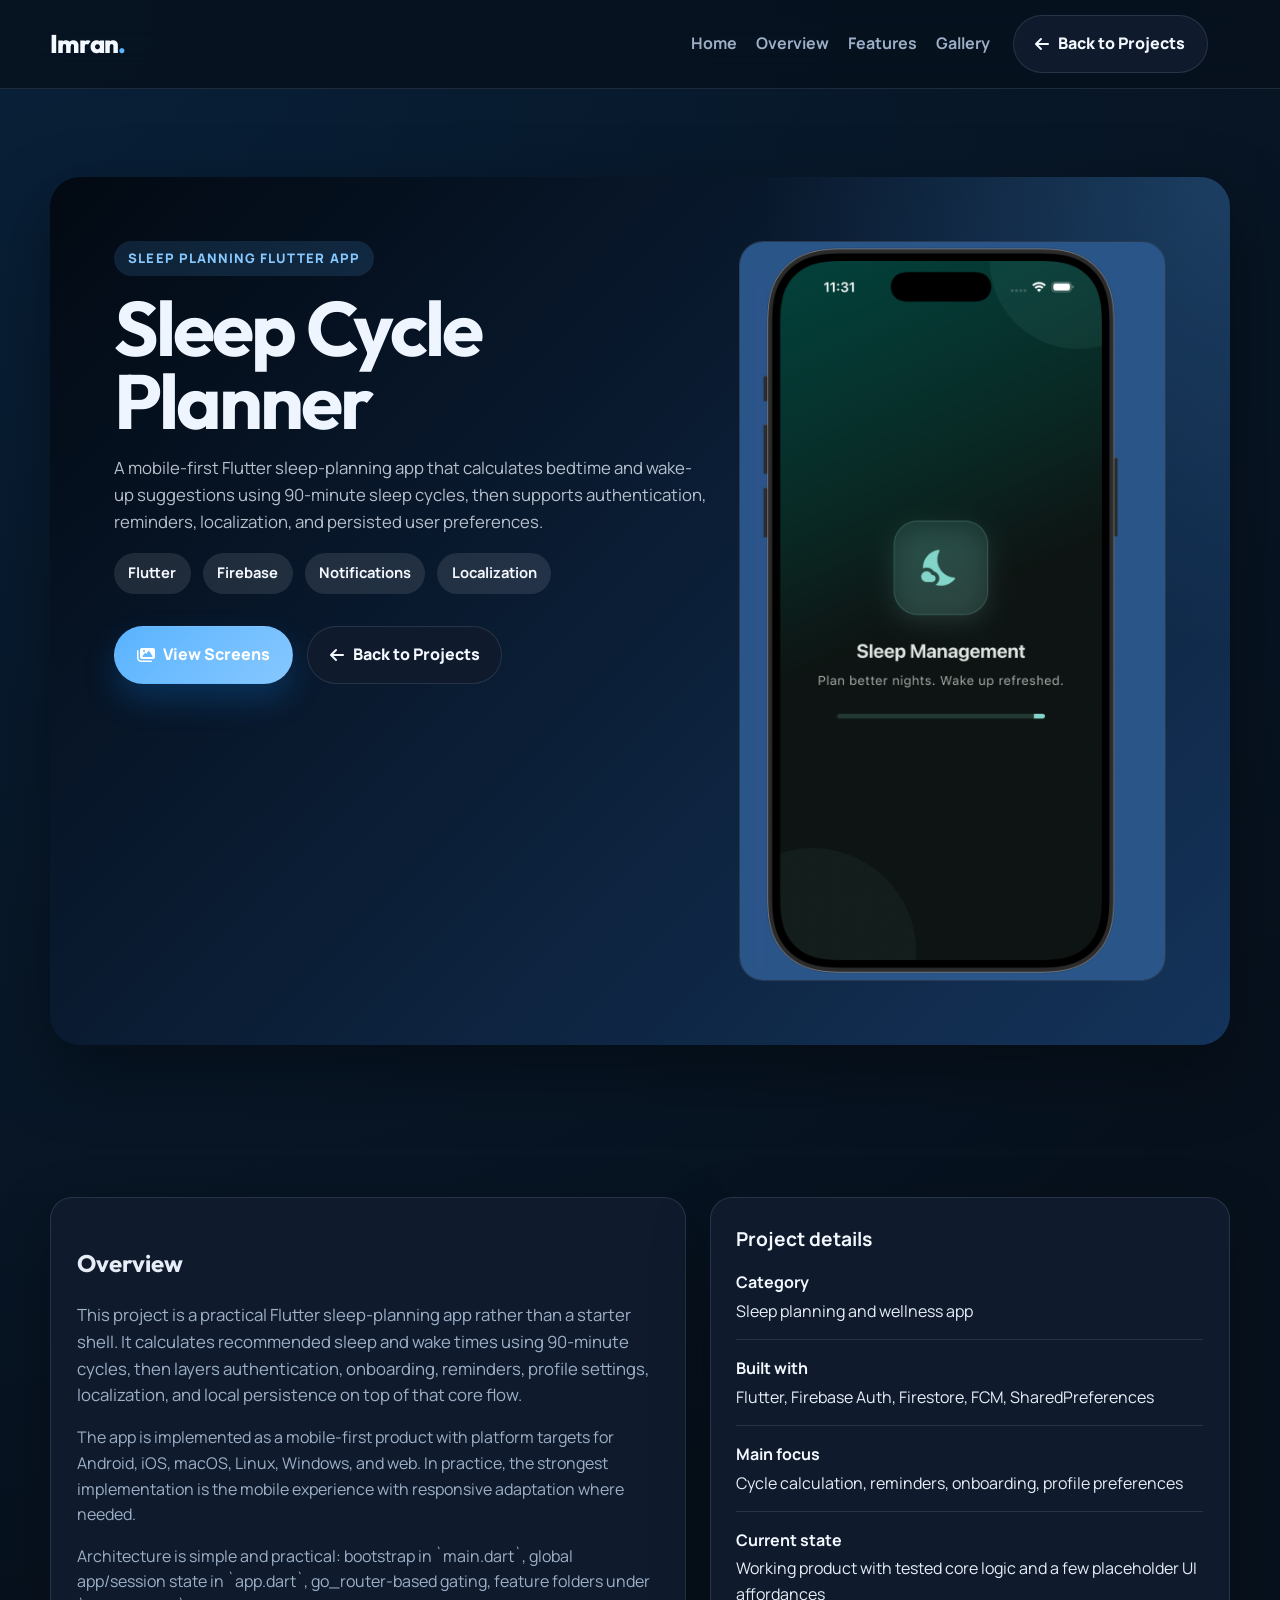
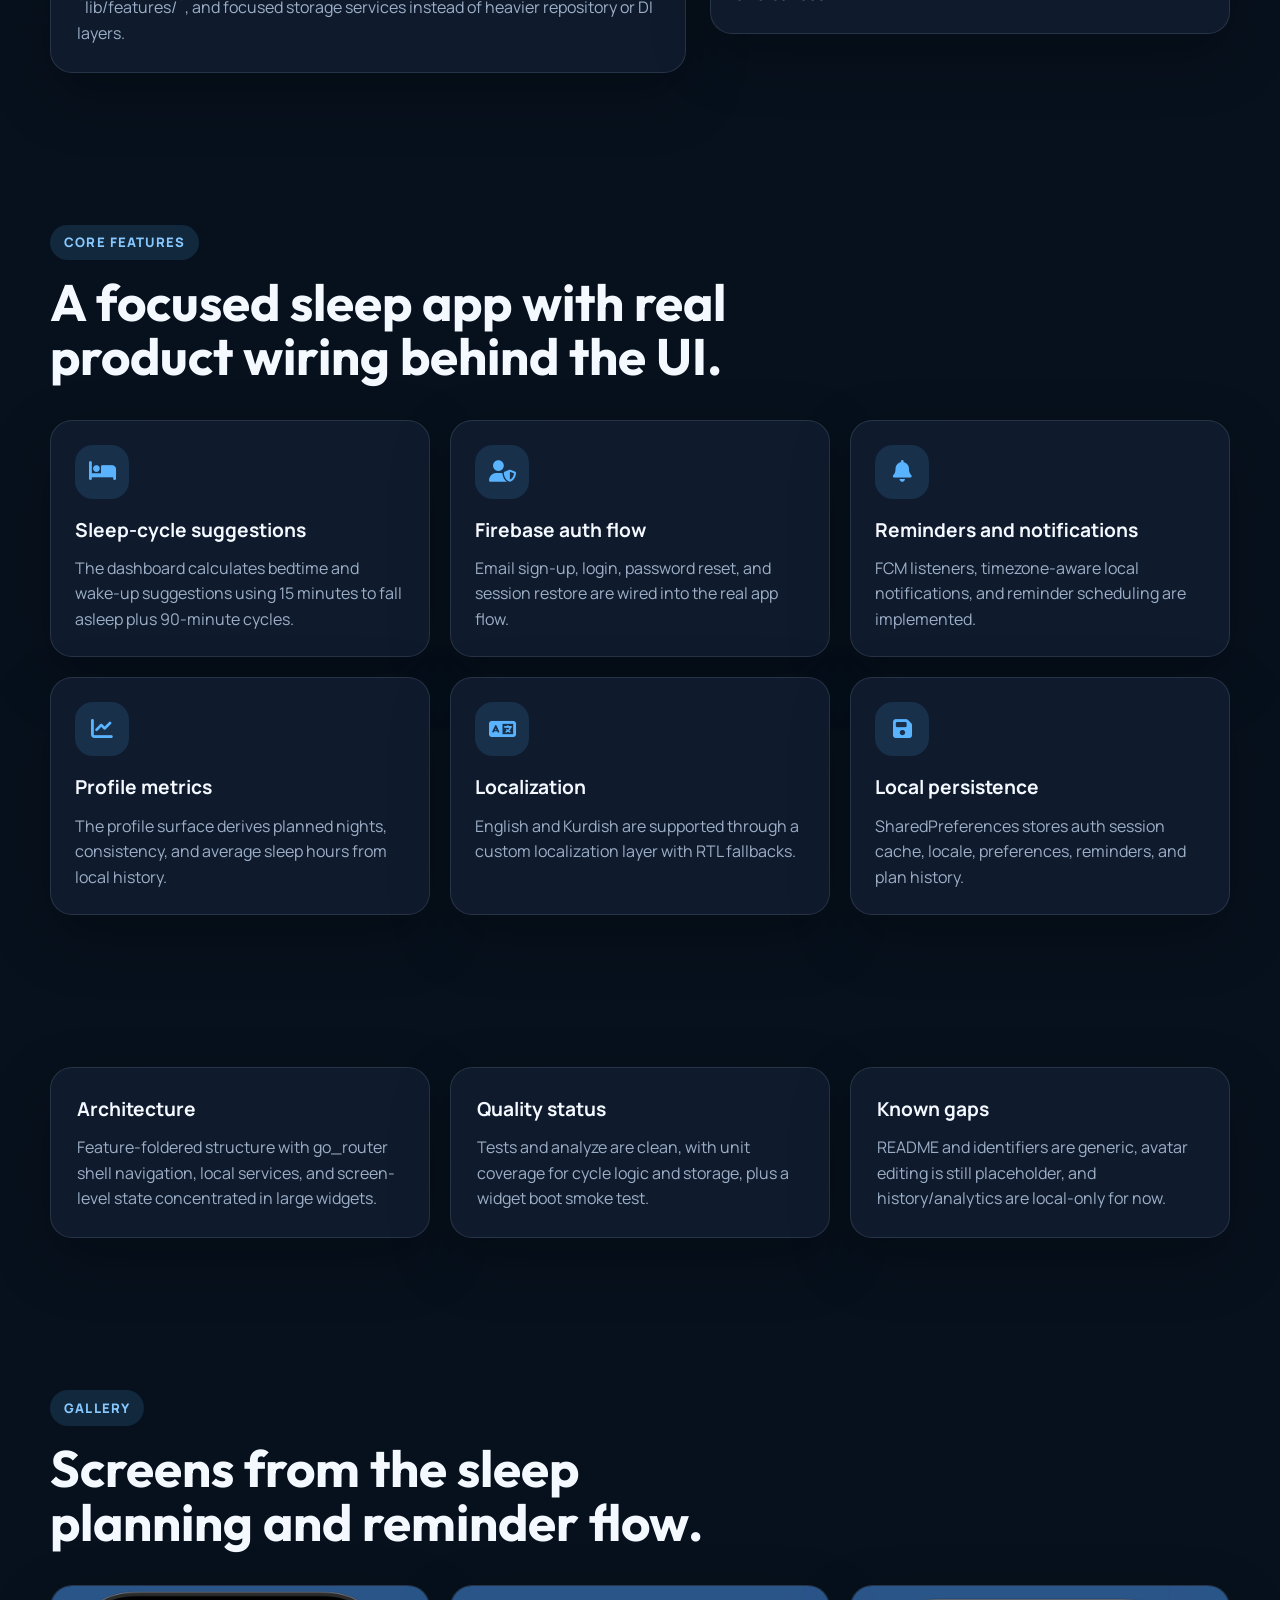
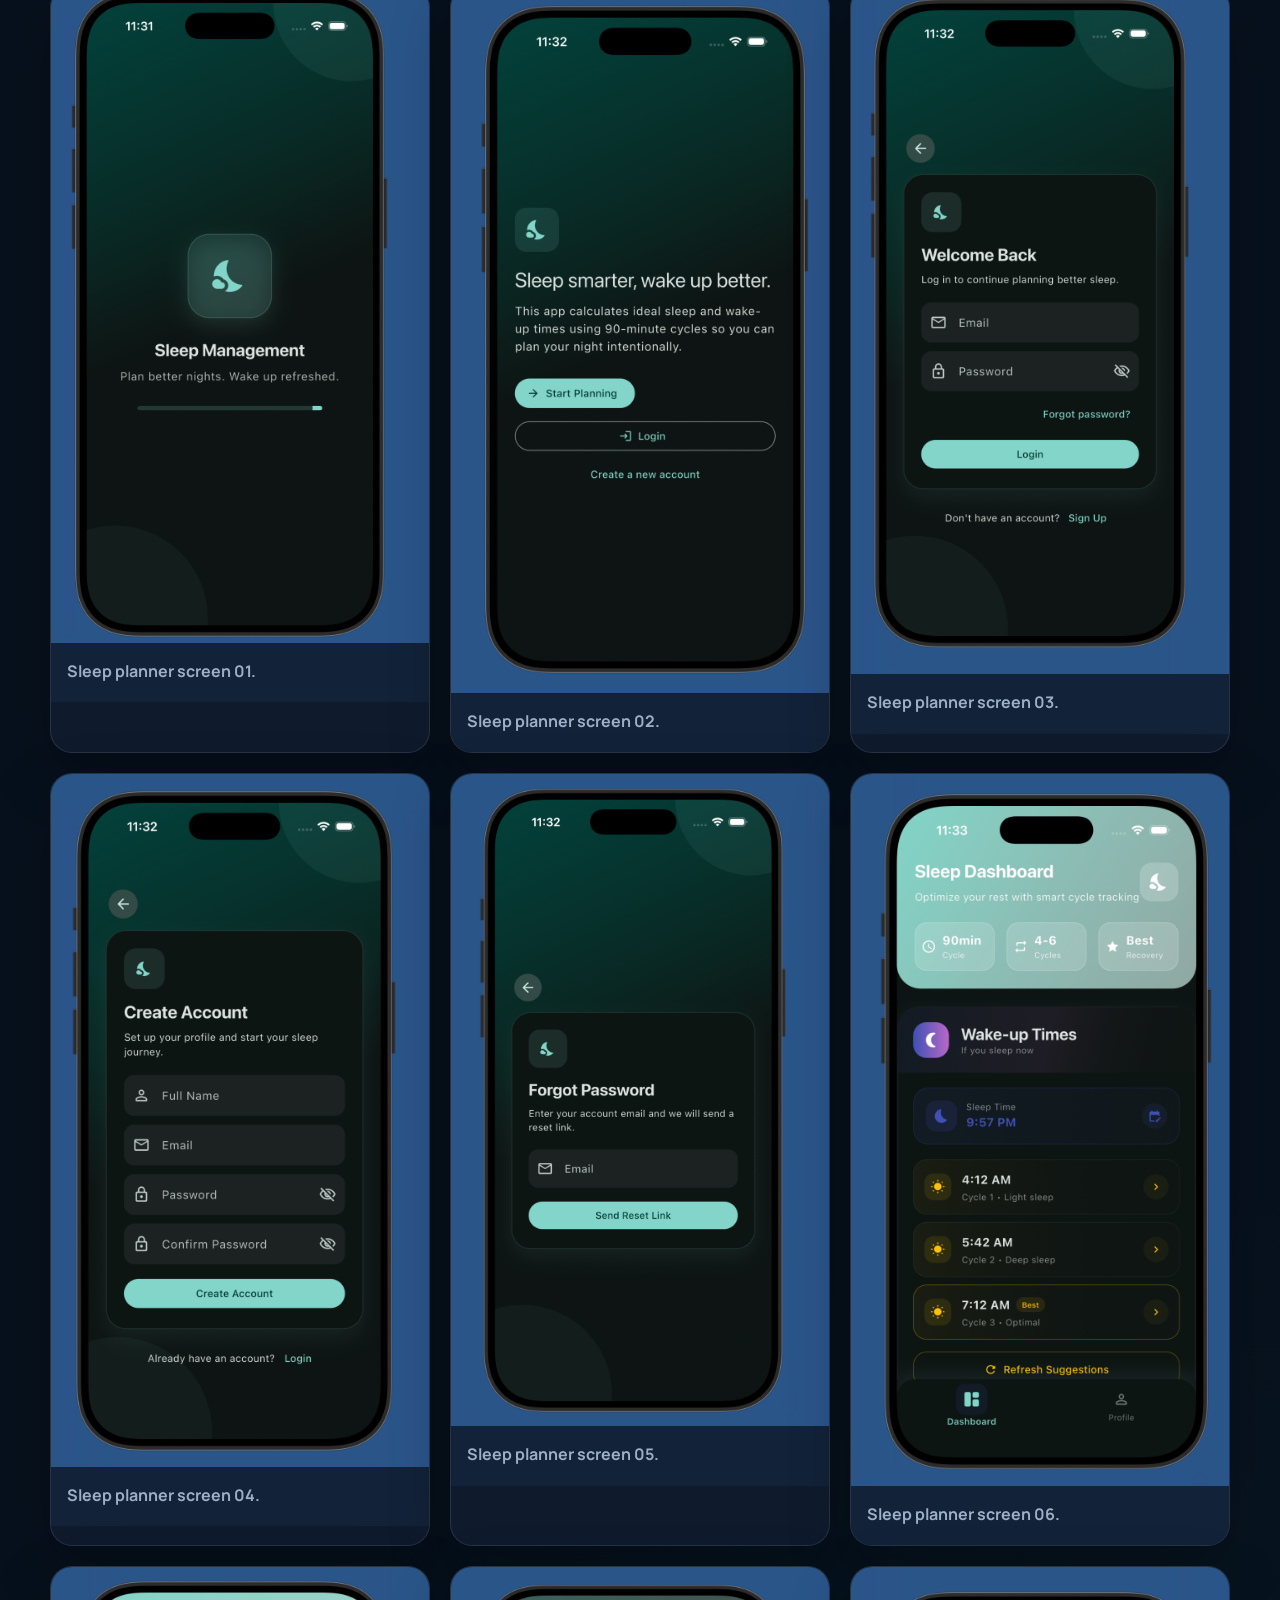
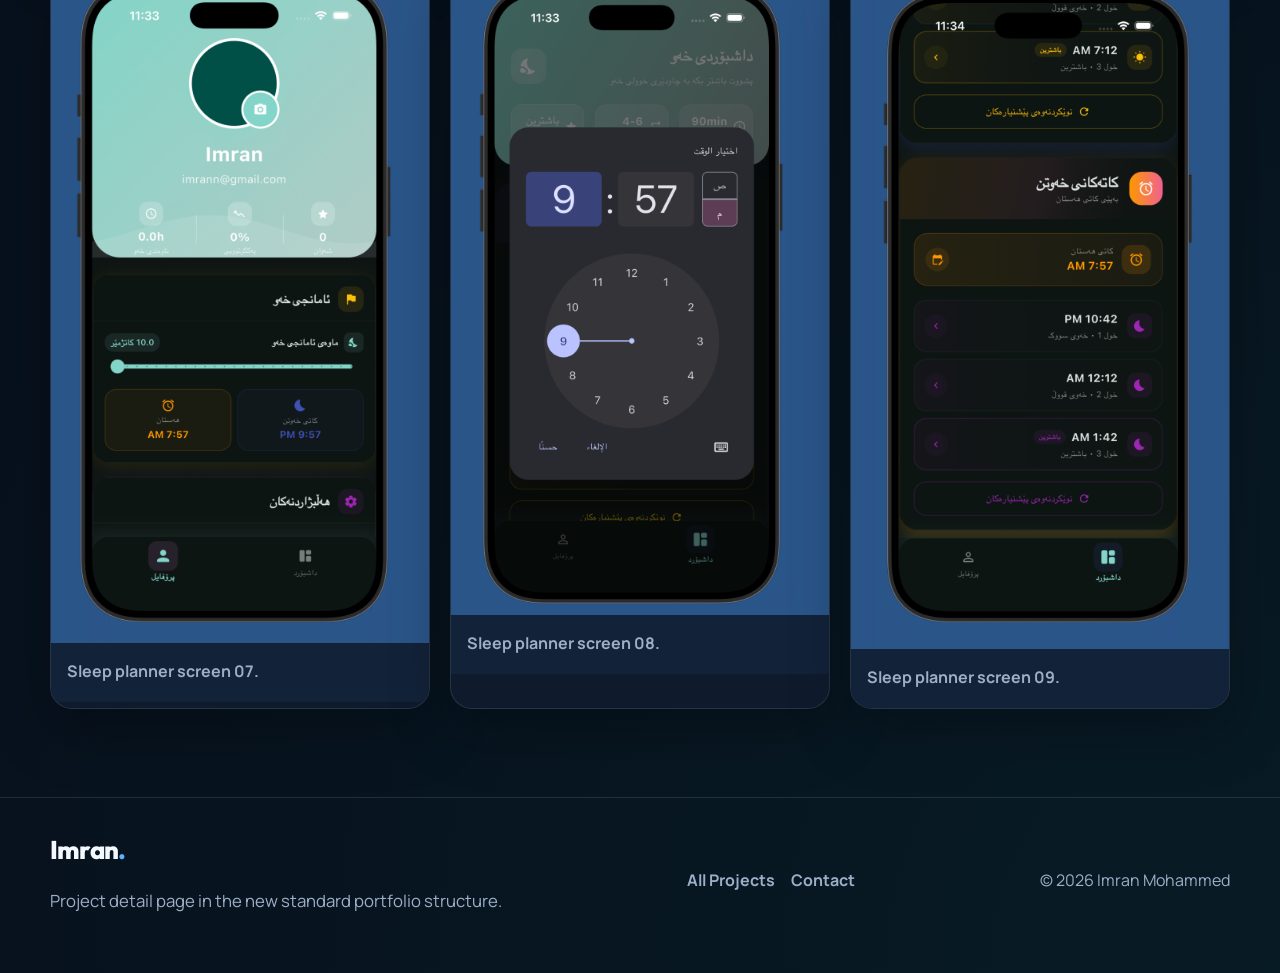
<file: projects/sleep-cycle-planner.html>
<!DOCTYPE html>
<html lang="en" data-theme="dark">
  <head>
    <meta charset="UTF-8" />
    <meta name="viewport" content="width=device-width, initial-scale=1.0" />
    <title>Sleep Cycle Planner | Project Details</title>
    <meta
      name="description"
      content="Sleep Cycle Planner is a Flutter app for bedtime and wake-up suggestions, Firebase auth, reminders, localization, and persisted sleep preferences."
    />
    <link rel="preconnect" href="https://fonts.googleapis.com" />
    <link rel="preconnect" href="https://fonts.gstatic.com" crossorigin />
    <link
      href="https://fonts.googleapis.com/css2?family=Manrope:wght@400;500;700;800&family=Outfit:wght@500;600;700;800&display=swap"
      rel="stylesheet"
    />
    <link
      rel="stylesheet"
      href="https://cdnjs.cloudflare.com/ajax/libs/font-awesome/6.5.2/css/all.min.css"
    />
    <link rel="stylesheet" href="../assets/css/styles.css" />
  </head>
  <body>
    <header class="site-header">
      <div class="container">
        <div class="site-header__inner">
          <a class="brand" href="../index.html">Imran<span>.</span></a>
          <nav class="site-nav" aria-label="Project navigation">
            <div class="site-nav__links">
              <a href="../index.html">Home</a>
              <a href="#overview">Overview</a>
              <a href="#features">Features</a>
              <a href="#gallery">Gallery</a>
            </div>
            <a class="button button--secondary" href="../index.html#projects">
              <i class="fa-solid fa-arrow-left"></i>
              Back to Projects
            </a>
            <div class="header-actions">
              <button class="mobile-toggle" type="button" data-mobile-toggle aria-label="Open navigation menu" aria-controls="mobile-menu" aria-expanded="false">
                <i class="fa-solid fa-bars"></i>
              </button>
            </div>
          </nav>
        </div>
        <div class="mobile-nav" id="mobile-menu" data-mobile-menu>
          <a href="../index.html">Home</a>
          <a href="#overview">Overview</a>
          <a href="#features">Features</a>
          <a href="#gallery">Gallery</a>
          <a href="../index.html#projects">Back to Projects</a>
        </div>
      </div>
    </header>

    <main>
      <section class="section">
        <div class="container">
          <div class="project-hero">
            <div class="project-hero__grid">
              <div>
                <span class="eyebrow">Sleep Planning Flutter App</span>
                <h1 class="project-hero__title">Sleep Cycle Planner</h1>
                <p class="project-hero__copy">
                  A mobile-first Flutter sleep-planning app that calculates bedtime and wake-up suggestions using
                  90-minute sleep cycles, then supports authentication, reminders, localization, and persisted
                  user preferences.
                </p>
                <div class="project-badges">
                  <span class="pill">Flutter</span>
                  <span class="pill">Firebase</span>
                  <span class="pill">Notifications</span>
                  <span class="pill">Localization</span>
                </div>
                <div class="button-row">
                  <a class="button button--primary" href="#gallery">
                    <i class="fa-solid fa-images"></i>
                    View Screens
                  </a>
                  <a class="button button--secondary" href="../index.html#projects">
                    <i class="fa-solid fa-arrow-left"></i>
                    Back to Projects
                  </a>
                </div>
              </div>
              <div class="project-visual">
                <img src="../assets/images/projects/sleep-images/sleep-screen-01.png" alt="Sleep cycle planner app preview" />
              </div>
            </div>
          </div>
        </div>
      </section>

      <section class="section section--tight" id="overview">
        <div class="container">
          <div class="project-layout">
            <article class="card">
              <h2 class="project-title">Overview</h2>
              <p class="lead">
                This project is a practical Flutter sleep-planning app rather than a starter shell. It calculates
                recommended sleep and wake times using 90-minute cycles, then layers authentication, onboarding,
                reminders, profile settings, localization, and local persistence on top of that core flow.
              </p>
              <p style="margin-top: 1rem">
                The app is implemented as a mobile-first product with platform targets for Android, iOS, macOS,
                Linux, Windows, and web. In practice, the strongest implementation is the mobile experience with
                responsive adaptation where needed.
              </p>
              <p style="margin-top: 1rem">
                Architecture is simple and practical: bootstrap in `main.dart`, global app/session state in
                `app.dart`, go_router-based gating, feature folders under `lib/features/`, and focused storage
                services instead of heavier repository or DI layers.
              </p>
            </article>

            <aside class="card">
              <h3>Project details</h3>
              <div class="detail-list" style="margin-top: 1rem">
                <div>
                  <strong>Category</strong>
                  <span>Sleep planning and wellness app</span>
                </div>
                <div>
                  <strong>Built with</strong>
                  <span>Flutter, Firebase Auth, Firestore, FCM, SharedPreferences</span>
                </div>
                <div>
                  <strong>Main focus</strong>
                  <span>Cycle calculation, reminders, onboarding, profile preferences</span>
                </div>
                <div>
                  <strong>Current state</strong>
                  <span>Working product with tested core logic and a few placeholder UI affordances</span>
                </div>
              </div>
            </aside>
          </div>
        </div>
      </section>

      <section class="section" id="features">
        <div class="container">
          <div class="section__header">
            <span class="eyebrow">Core Features</span>
            <h2 class="section-title">A focused sleep app with real product wiring behind the UI.</h2>
          </div>

          <div class="feature-grid">
            <article class="feature-card">
              <span class="feature-card__icon"><i class="fa-solid fa-bed"></i></span>
              <h3>Sleep-cycle suggestions</h3>
              <p>The dashboard calculates bedtime and wake-up suggestions using 15 minutes to fall asleep plus 90-minute cycles.</p>
            </article>
            <article class="feature-card">
              <span class="feature-card__icon"><i class="fa-solid fa-user-shield"></i></span>
              <h3>Firebase auth flow</h3>
              <p>Email sign-up, login, password reset, and session restore are wired into the real app flow.</p>
            </article>
            <article class="feature-card">
              <span class="feature-card__icon"><i class="fa-solid fa-bell"></i></span>
              <h3>Reminders and notifications</h3>
              <p>FCM listeners, timezone-aware local notifications, and reminder scheduling are implemented.</p>
            </article>
            <article class="feature-card">
              <span class="feature-card__icon"><i class="fa-solid fa-chart-line"></i></span>
              <h3>Profile metrics</h3>
              <p>The profile surface derives planned nights, consistency, and average sleep hours from local history.</p>
            </article>
            <article class="feature-card">
              <span class="feature-card__icon"><i class="fa-solid fa-language"></i></span>
              <h3>Localization</h3>
              <p>English and Kurdish are supported through a custom localization layer with RTL fallbacks.</p>
            </article>
            <article class="feature-card">
              <span class="feature-card__icon"><i class="fa-solid fa-floppy-disk"></i></span>
              <h3>Local persistence</h3>
              <p>SharedPreferences stores auth session cache, locale, preferences, reminders, and plan history.</p>
            </article>
          </div>
        </div>
      </section>

      <section class="section section--tight">
        <div class="container">
          <div class="cards-grid">
            <article class="timeline-card">
              <h3>Architecture</h3>
              <p>Feature-foldered structure with go_router shell navigation, local services, and screen-level state concentrated in large widgets.</p>
            </article>
            <article class="timeline-card">
              <h3>Quality status</h3>
              <p>Tests and analyze are clean, with unit coverage for cycle logic and storage, plus a widget boot smoke test.</p>
            </article>
            <article class="timeline-card">
              <h3>Known gaps</h3>
              <p>README and identifiers are generic, avatar editing is still placeholder, and history/analytics are local-only for now.</p>
            </article>
          </div>
        </div>
      </section>

      <section class="section" id="gallery">
        <div class="container">
          <div class="section__header">
            <span class="eyebrow">Gallery</span>
            <h2 class="section-title">Screens from the sleep planning and reminder flow.</h2>
          </div>
          <div class="gallery-grid">
            <article class="gallery-card">
              <figure>
                <img src="../assets/images/projects/sleep-images/sleep-screen-01.png" alt="Sleep planner screen 01" />
                <figcaption>Sleep planner screen 01.</figcaption>
              </figure>
            </article>
            <article class="gallery-card">
              <figure>
                <img src="../assets/images/projects/sleep-images/sleep-screen-02.png" alt="Sleep planner screen 02" />
                <figcaption>Sleep planner screen 02.</figcaption>
              </figure>
            </article>
            <article class="gallery-card">
              <figure>
                <img src="../assets/images/projects/sleep-images/sleep-screen-03.png" alt="Sleep planner screen 03" />
                <figcaption>Sleep planner screen 03.</figcaption>
              </figure>
            </article>
            <article class="gallery-card">
              <figure>
                <img src="../assets/images/projects/sleep-images/sleep-screen-04.png" alt="Sleep planner screen 04" />
                <figcaption>Sleep planner screen 04.</figcaption>
              </figure>
            </article>
            <article class="gallery-card">
              <figure>
                <img src="../assets/images/projects/sleep-images/sleep-screen-05.png" alt="Sleep planner screen 05" />
                <figcaption>Sleep planner screen 05.</figcaption>
              </figure>
            </article>
            <article class="gallery-card">
              <figure>
                <img src="../assets/images/projects/sleep-images/sleep-screen-06.png" alt="Sleep planner screen 06" />
                <figcaption>Sleep planner screen 06.</figcaption>
              </figure>
            </article>
            <article class="gallery-card">
              <figure>
                <img src="../assets/images/projects/sleep-images/sleep-screen-07.png" alt="Sleep planner screen 07" />
                <figcaption>Sleep planner screen 07.</figcaption>
              </figure>
            </article>
            <article class="gallery-card">
              <figure>
                <img src="../assets/images/projects/sleep-images/sleep-screen-08.png" alt="Sleep planner screen 08" />
                <figcaption>Sleep planner screen 08.</figcaption>
              </figure>
            </article>
            <article class="gallery-card">
              <figure>
                <img src="../assets/images/projects/sleep-images/sleep-screen-09.png" alt="Sleep planner screen 09" />
                <figcaption>Sleep planner screen 09.</figcaption>
              </figure>
            </article>
          </div>
        </div>
      </section>
    </main>

    <footer class="site-footer">
      <div class="container">
        <div class="site-footer__inner">
          <div>
            <a class="brand" href="../index.html">Imran<span>.</span></a>
            <p class="lead">Project detail page in the new standard portfolio structure.</p>
          </div>
          <div class="site-footer__links">
            <a href="../index.html#projects">All Projects</a>
            <a href="../index.html#contact">Contact</a>
          </div>
          <p>&copy; <span data-current-year></span> Imran Mohammed</p>
        </div>
      </div>
    </footer>

    <script src="../assets/js/main.js"></script>
  </body>
</html>
</file>
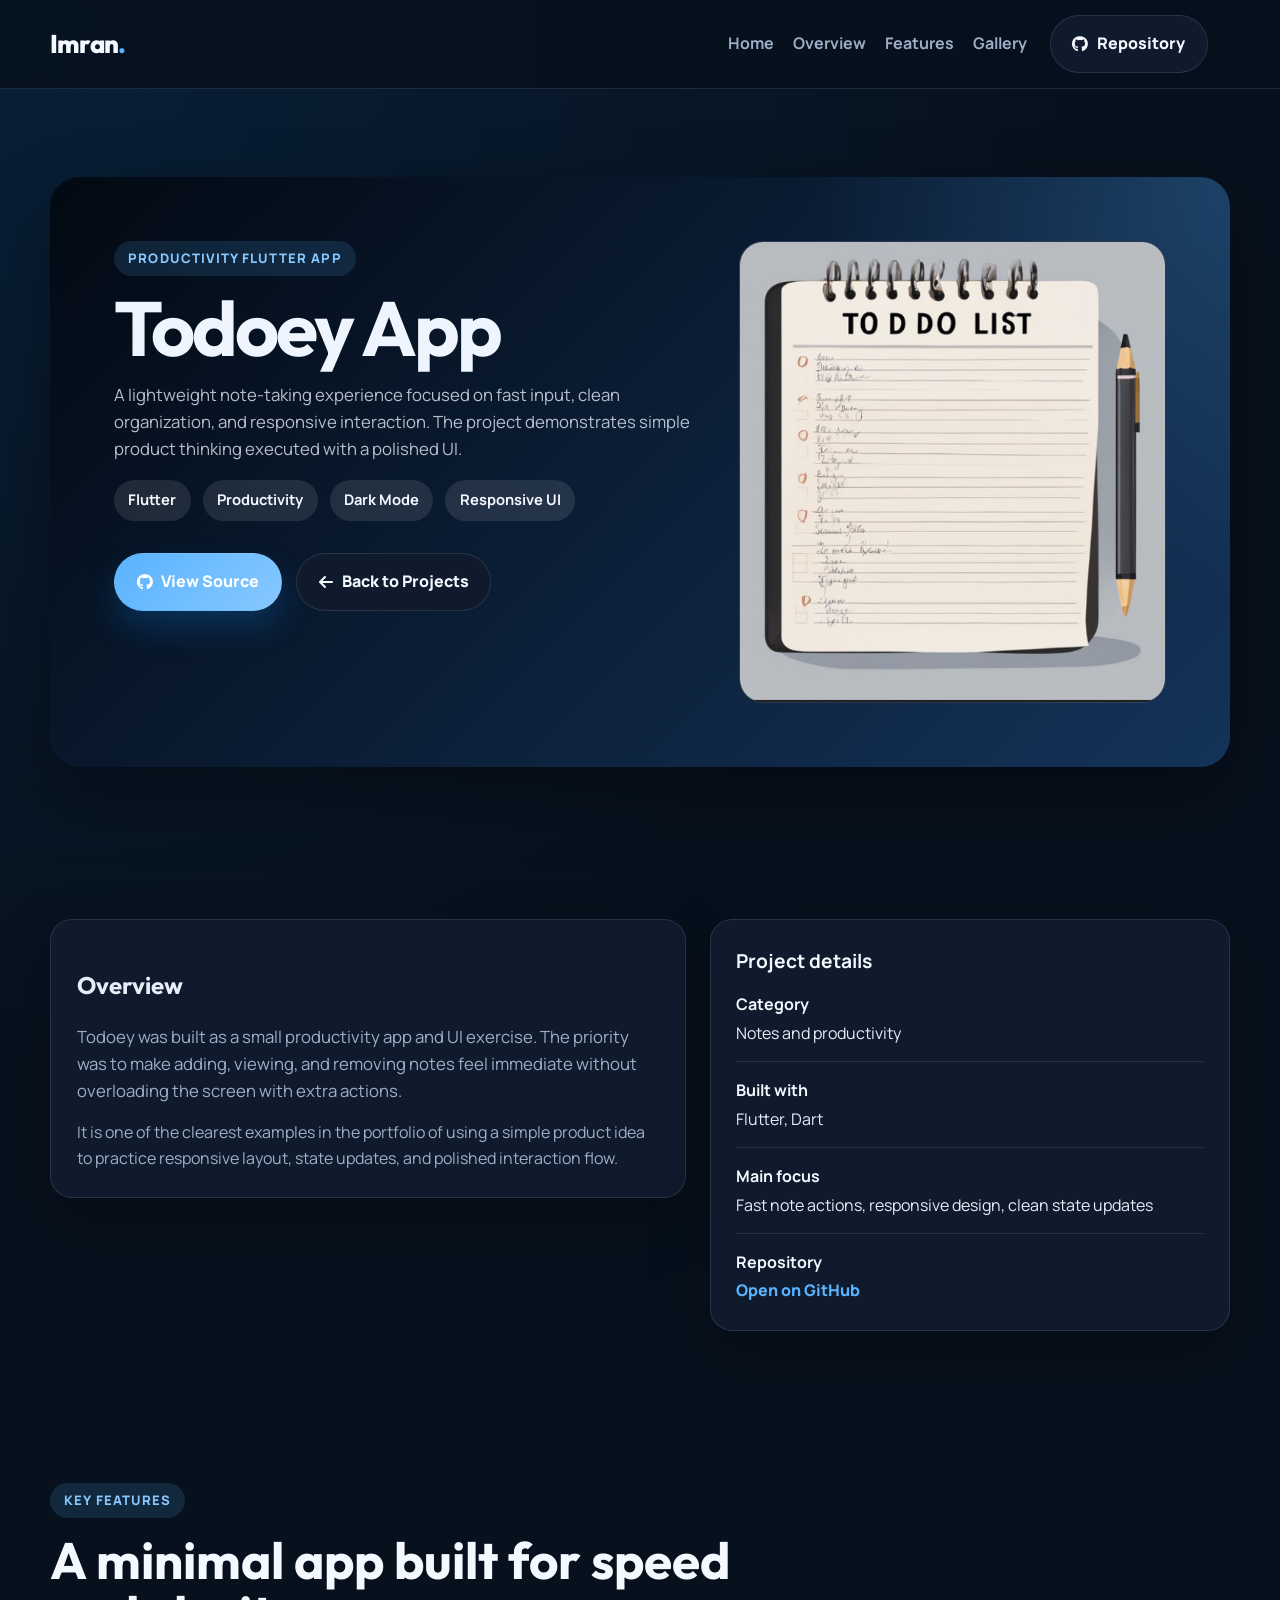
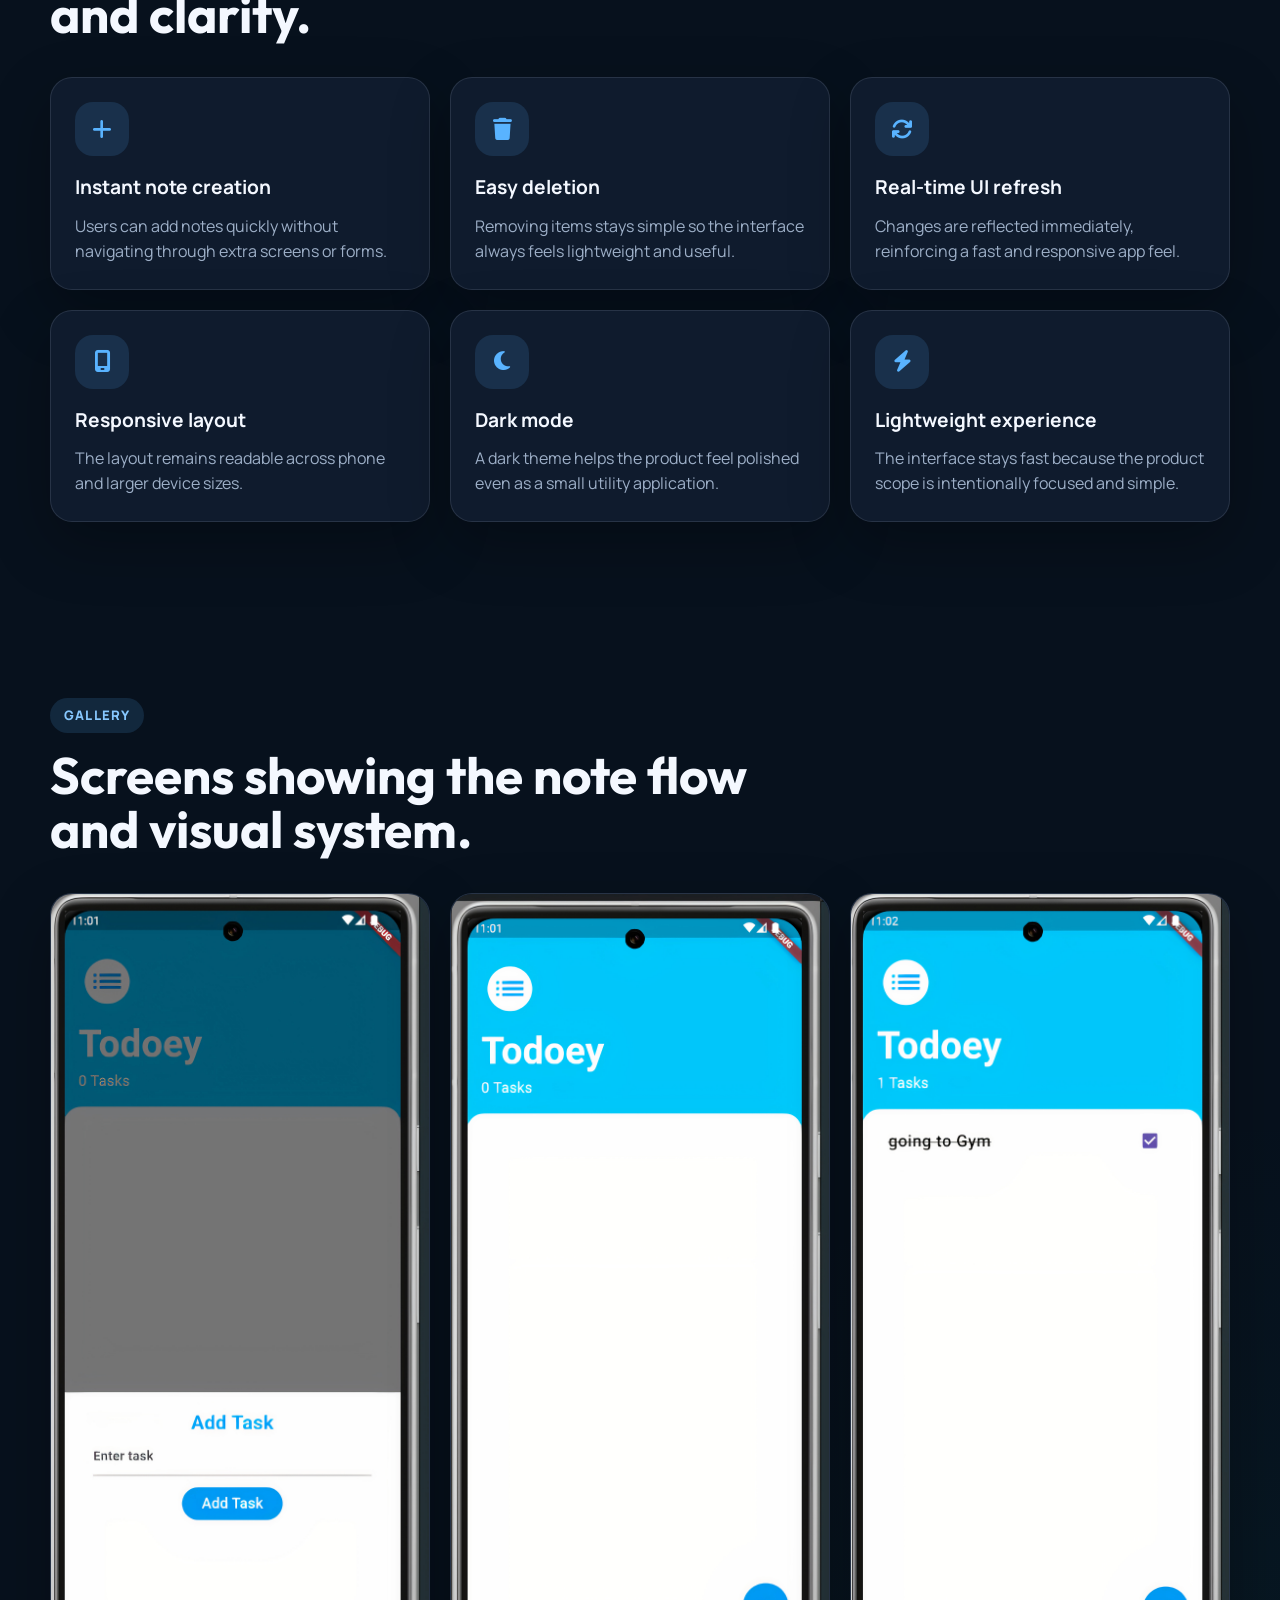
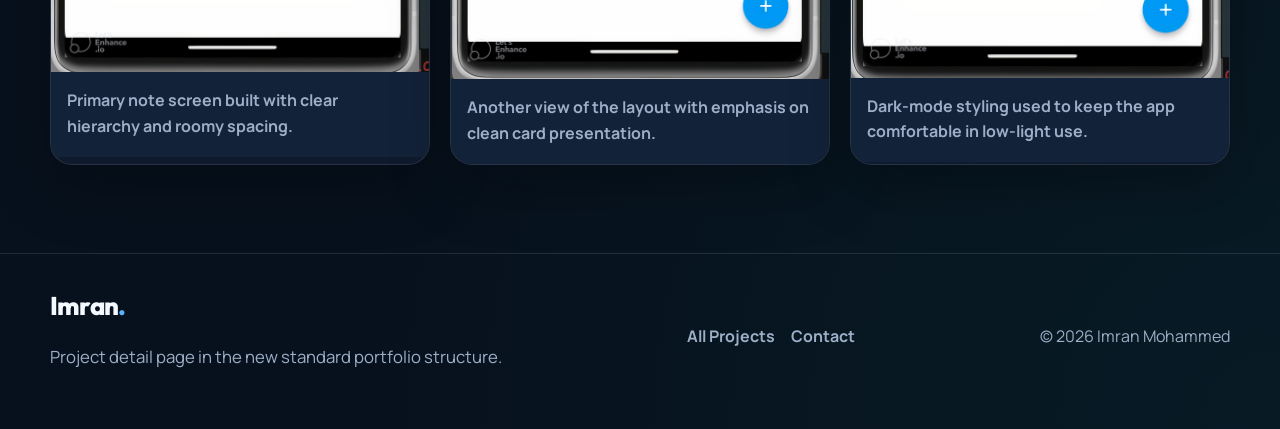
<file: projects/todoey-app.html>
<!DOCTYPE html>
<html lang="en" data-theme="dark">
  <head>
    <meta charset="UTF-8" />
    <meta name="viewport" content="width=device-width, initial-scale=1.0" />
    <title>Todoey App | Project Details</title>
    <meta
      name="description"
      content="Todoey is a lightweight Flutter note-taking app focused on responsive layout, note management, and clean interaction design."
    />
    <link rel="preconnect" href="https://fonts.googleapis.com" />
    <link rel="preconnect" href="https://fonts.gstatic.com" crossorigin />
    <link
      href="https://fonts.googleapis.com/css2?family=Manrope:wght@400;500;700;800&family=Outfit:wght@500;600;700;800&display=swap"
      rel="stylesheet"
    />
    <link
      rel="stylesheet"
      href="https://cdnjs.cloudflare.com/ajax/libs/font-awesome/6.5.2/css/all.min.css"
    />
    <link rel="stylesheet" href="../assets/css/styles.css" />
  </head>
  <body>
    <header class="site-header">
      <div class="container">
        <div class="site-header__inner">
          <a class="brand" href="../index.html">Imran<span>.</span></a>
          <nav class="site-nav" aria-label="Project navigation">
            <div class="site-nav__links">
              <a href="../index.html">Home</a>
              <a href="#overview">Overview</a>
              <a href="#features">Features</a>
              <a href="#gallery">Gallery</a>
            </div>
            <a class="button button--secondary" href="https://github.com/Imran-Mohammed-Shekho/Todyoe-App" target="_blank" rel="noreferrer">
              <i class="fa-brands fa-github"></i>
              Repository
            </a>
            <div class="header-actions">
              <button class="mobile-toggle" type="button" data-mobile-toggle aria-label="Open navigation menu" aria-controls="mobile-menu" aria-expanded="false">
                <i class="fa-solid fa-bars"></i>
              </button>
            </div>
          </nav>
        </div>
        <div class="mobile-nav" id="mobile-menu" data-mobile-menu>
          <a href="../index.html">Home</a>
          <a href="#overview">Overview</a>
          <a href="#features">Features</a>
          <a href="#gallery">Gallery</a>
          <a href="https://github.com/Imran-Mohammed-Shekho/Todyoe-App" target="_blank" rel="noreferrer">Repository</a>
        </div>
      </div>
    </header>

    <main>
      <section class="section">
        <div class="container">
          <div class="project-hero">
            <div class="project-hero__grid">
              <div>
                <span class="eyebrow">Productivity Flutter App</span>
                <h1 class="project-hero__title">Todoey App</h1>
                <p class="project-hero__copy">
                  A lightweight note-taking experience focused on fast input, clean organization, and responsive
                  interaction. The project demonstrates simple product thinking executed with a polished UI.
                </p>
                <div class="project-badges">
                  <span class="pill">Flutter</span>
                  <span class="pill">Productivity</span>
                  <span class="pill">Dark Mode</span>
                  <span class="pill">Responsive UI</span>
                </div>
                <div class="button-row">
                  <a class="button button--primary" href="https://github.com/Imran-Mohammed-Shekho/Todyoe-App" target="_blank" rel="noreferrer">
                    <i class="fa-brands fa-github"></i>
                    View Source
                  </a>
                  <a class="button button--secondary" href="../index.html#projects">
                    <i class="fa-solid fa-arrow-left"></i>
                    Back to Projects
                  </a>
                </div>
              </div>
              <div class="project-visual">
                <img src="../assets/images/projects/imageai.png" alt="Todoey app preview" />
              </div>
            </div>
          </div>
        </div>
      </section>

      <section class="section section--tight" id="overview">
        <div class="container">
          <div class="project-layout">
            <article class="card">
              <h2 class="project-title">Overview</h2>
              <p class="lead">
                Todoey was built as a small productivity app and UI exercise. The priority was to make adding,
                viewing, and removing notes feel immediate without overloading the screen with extra actions.
              </p>
              <p style="margin-top: 1rem">
                It is one of the clearest examples in the portfolio of using a simple product idea to practice
                responsive layout, state updates, and polished interaction flow.
              </p>
            </article>
            <aside class="card">
              <h3>Project details</h3>
              <div class="detail-list" style="margin-top: 1rem">
                <div>
                  <strong>Category</strong>
                  <span>Notes and productivity</span>
                </div>
                <div>
                  <strong>Built with</strong>
                  <span>Flutter, Dart</span>
                </div>
                <div>
                  <strong>Main focus</strong>
                  <span>Fast note actions, responsive design, clean state updates</span>
                </div>
                <div>
                  <strong>Repository</strong>
                  <span><a class="inline-link" href="https://github.com/Imran-Mohammed-Shekho/Todyoe-App" target="_blank" rel="noreferrer">Open on GitHub</a></span>
                </div>
              </div>
            </aside>
          </div>
        </div>
      </section>

      <section class="section" id="features">
        <div class="container">
          <div class="section__header">
            <span class="eyebrow">Key Features</span>
            <h2 class="section-title">A minimal app built for speed and clarity.</h2>
          </div>
          <div class="feature-grid">
            <article class="feature-card">
              <span class="feature-card__icon"><i class="fa-solid fa-plus"></i></span>
              <h3>Instant note creation</h3>
              <p>Users can add notes quickly without navigating through extra screens or forms.</p>
            </article>
            <article class="feature-card">
              <span class="feature-card__icon"><i class="fa-solid fa-trash"></i></span>
              <h3>Easy deletion</h3>
              <p>Removing items stays simple so the interface always feels lightweight and useful.</p>
            </article>
            <article class="feature-card">
              <span class="feature-card__icon"><i class="fa-solid fa-arrows-rotate"></i></span>
              <h3>Real-time UI refresh</h3>
              <p>Changes are reflected immediately, reinforcing a fast and responsive app feel.</p>
            </article>
            <article class="feature-card">
              <span class="feature-card__icon"><i class="fa-solid fa-mobile-screen"></i></span>
              <h3>Responsive layout</h3>
              <p>The layout remains readable across phone and larger device sizes.</p>
            </article>
            <article class="feature-card">
              <span class="feature-card__icon"><i class="fa-solid fa-moon"></i></span>
              <h3>Dark mode</h3>
              <p>A dark theme helps the product feel polished even as a small utility application.</p>
            </article>
            <article class="feature-card">
              <span class="feature-card__icon"><i class="fa-solid fa-bolt"></i></span>
              <h3>Lightweight experience</h3>
              <p>The interface stays fast because the product scope is intentionally focused and simple.</p>
            </article>
          </div>
        </div>
      </section>

      <section class="section" id="gallery">
        <div class="container">
          <div class="section__header">
            <span class="eyebrow">Gallery</span>
            <h2 class="section-title">Screens showing the note flow and visual system.</h2>
          </div>
          <div class="gallery-grid">
            <article class="gallery-card">
              <figure>
                <img src="../assets/images/projects/tody1_LE_upscale_balanced_x4.jpg" alt="Todoey app screen one" />
                <figcaption>Primary note screen built with clear hierarchy and roomy spacing.</figcaption>
              </figure>
            </article>
            <article class="gallery-card">
              <figure>
                <img src="../assets/images/projects/tody3_LE_upscale_balanced_x4.jpg" alt="Todoey app screen two" />
                <figcaption>Another view of the layout with emphasis on clean card presentation.</figcaption>
              </figure>
            </article>
            <article class="gallery-card">
              <figure>
                <img src="../assets/images/projects/tody_LE_upscale_balanced_x4.jpg" alt="Todoey app dark mode preview" />
                <figcaption>Dark-mode styling used to keep the app comfortable in low-light use.</figcaption>
              </figure>
            </article>
          </div>
        </div>
      </section>
    </main>

    <footer class="site-footer">
      <div class="container">
        <div class="site-footer__inner">
          <div>
            <a class="brand" href="../index.html">Imran<span>.</span></a>
            <p class="lead">Project detail page in the new standard portfolio structure.</p>
          </div>
          <div class="site-footer__links">
            <a href="../index.html#projects">All Projects</a>
            <a href="../index.html#contact">Contact</a>
          </div>
          <p>&copy; <span data-current-year></span> Imran Mohammed</p>
        </div>
      </div>
    </footer>

    <script src="../assets/js/main.js"></script>
  </body>
</html>
</file>
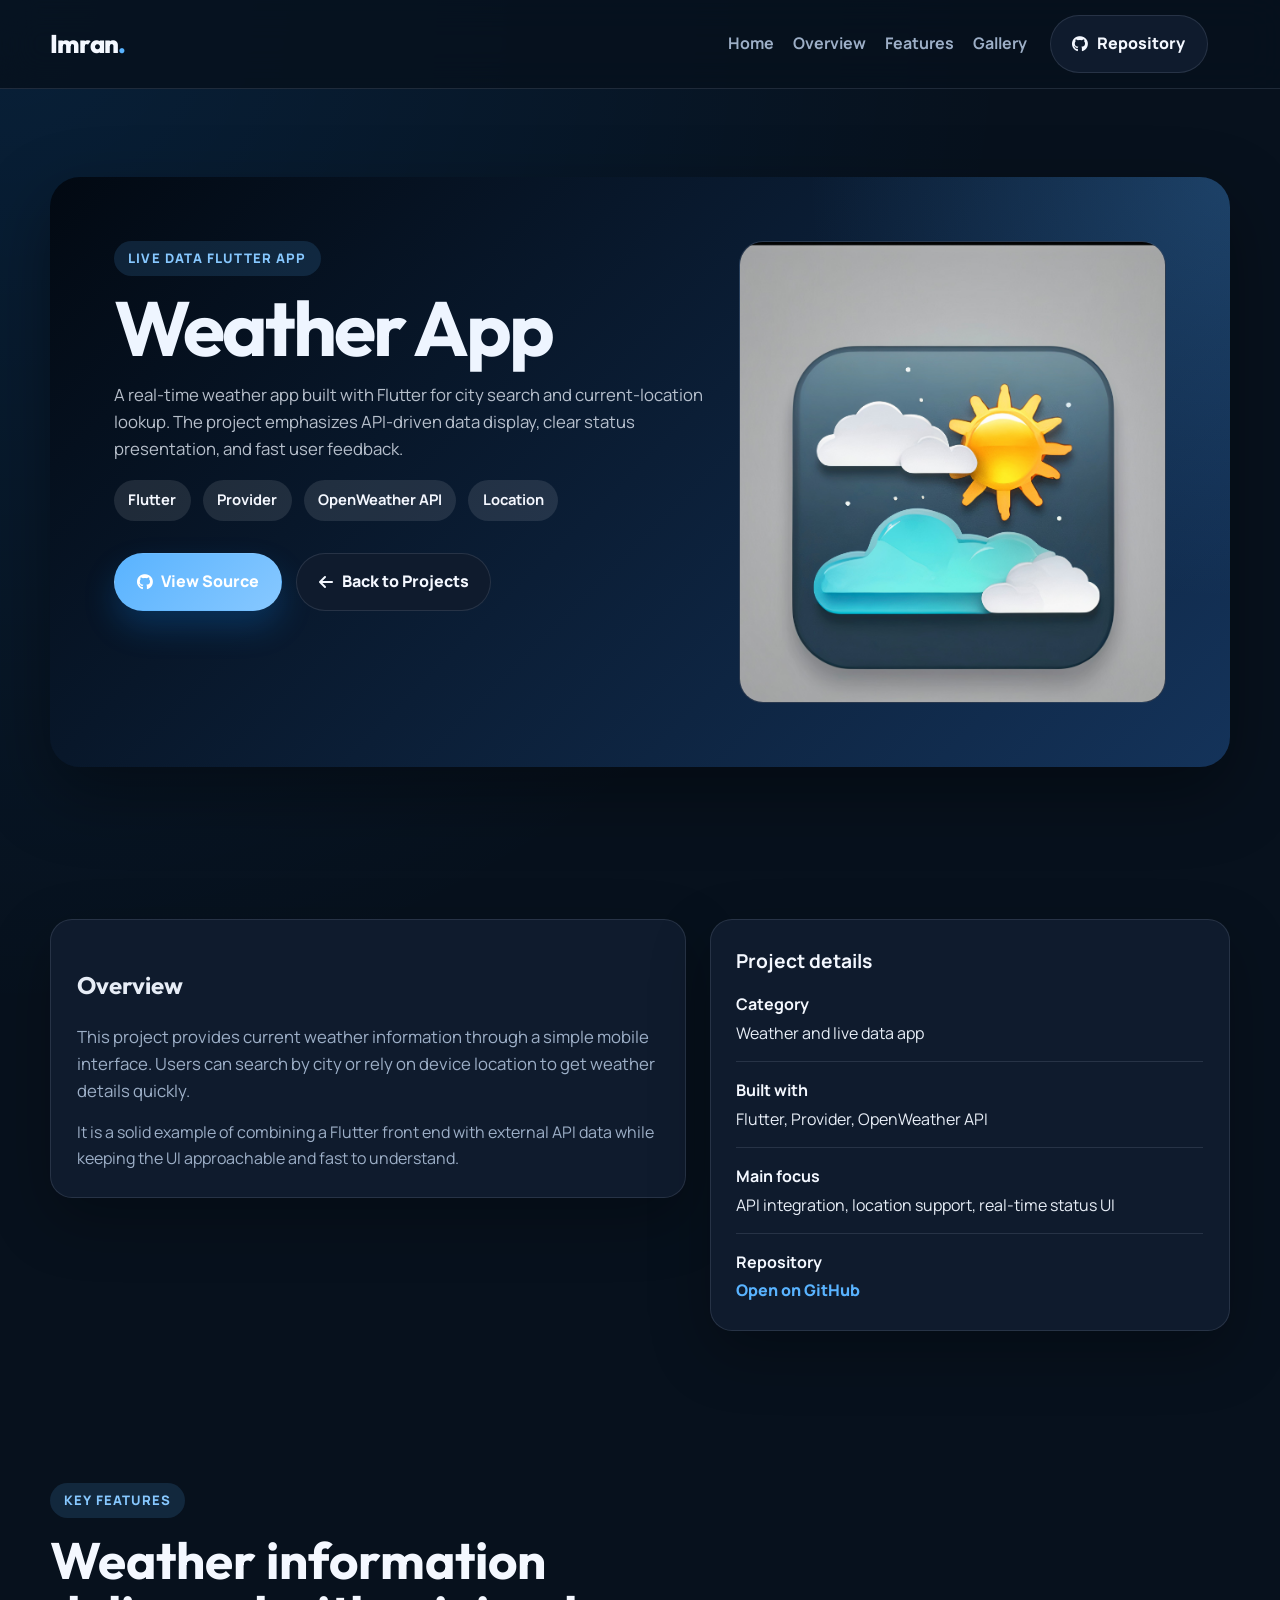
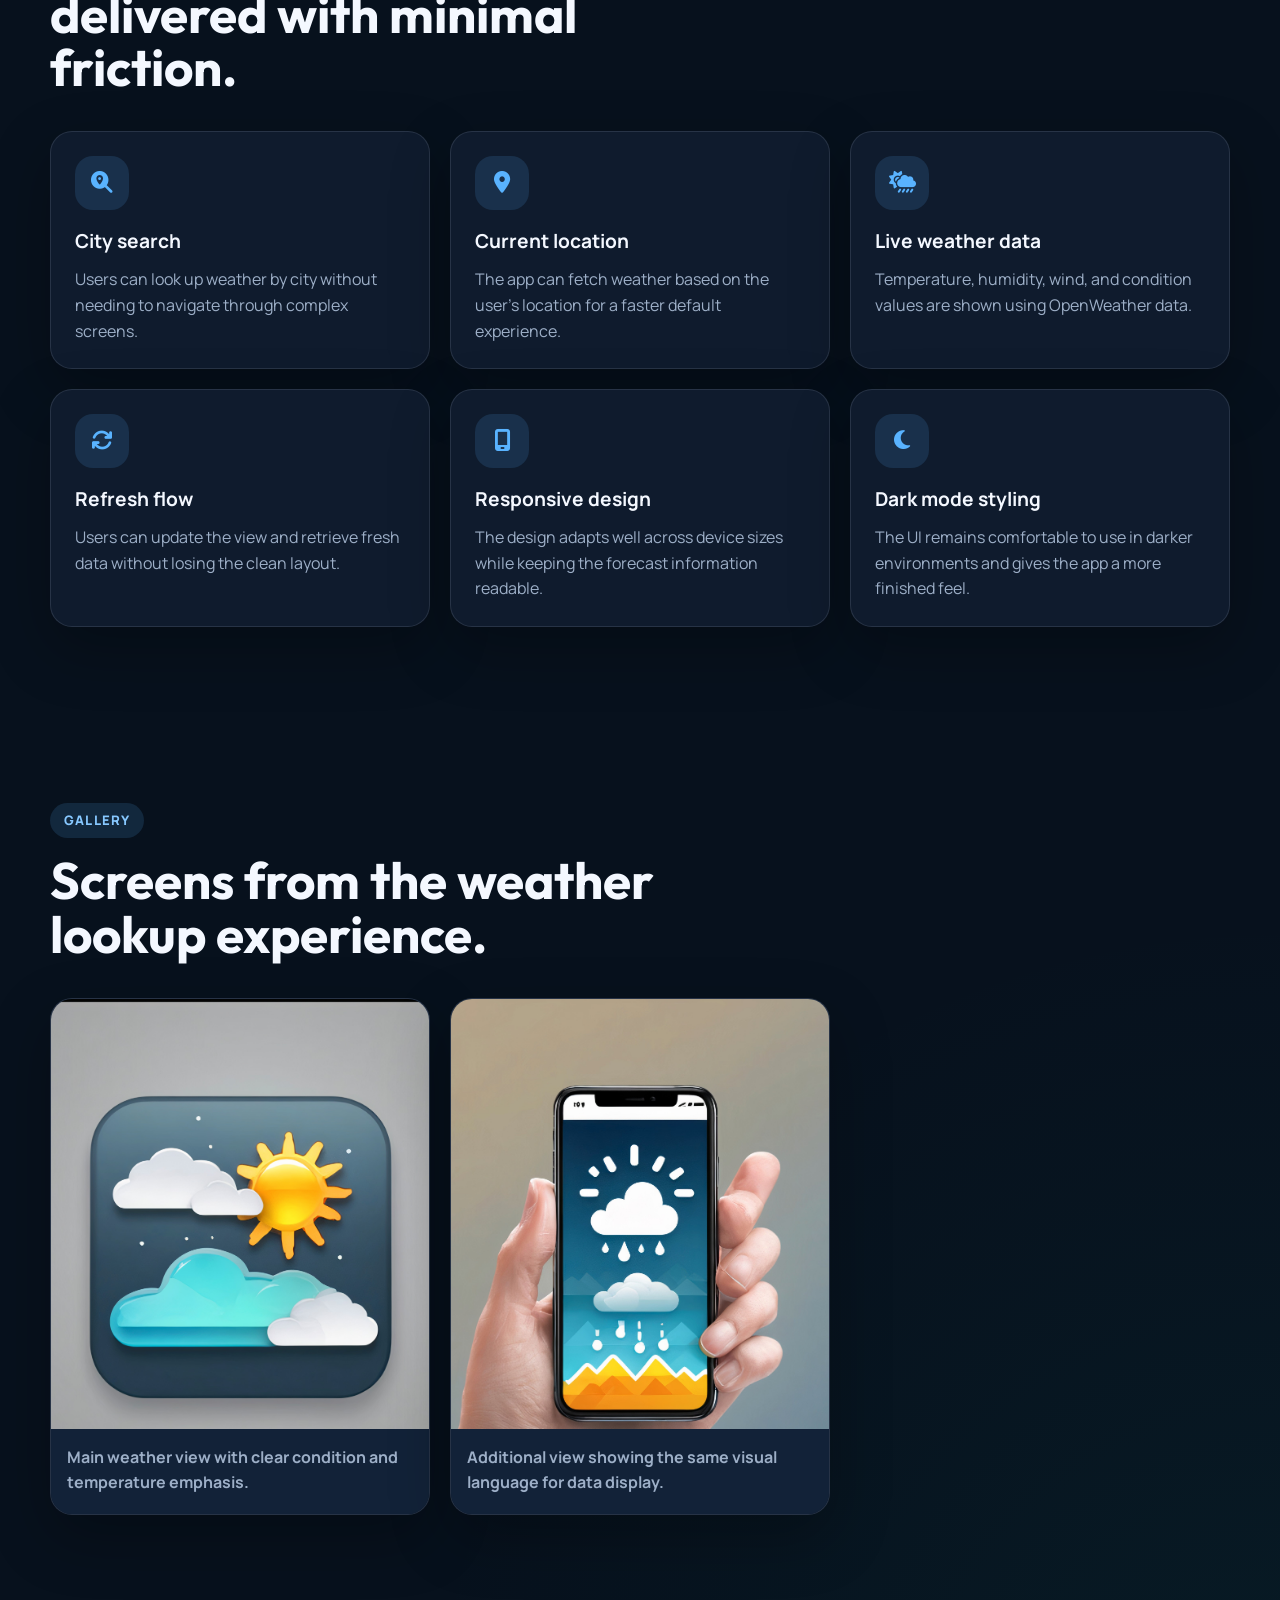
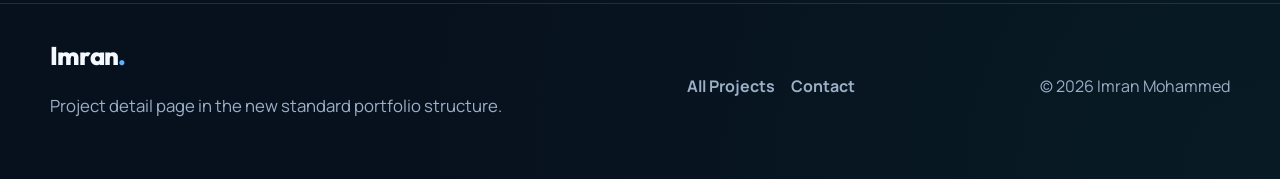
<file: projects/weather-app.html>
<!DOCTYPE html>
<html lang="en" data-theme="dark">
  <head>
    <meta charset="UTF-8" />
    <meta name="viewport" content="width=device-width, initial-scale=1.0" />
    <title>Weather App | Project Details</title>
    <meta
      name="description"
      content="Weather App is a Flutter project that displays real-time weather data using city search, current location lookup, and OpenWeather integration."
    />
    <link rel="preconnect" href="https://fonts.googleapis.com" />
    <link rel="preconnect" href="https://fonts.gstatic.com" crossorigin />
    <link
      href="https://fonts.googleapis.com/css2?family=Manrope:wght@400;500;700;800&family=Outfit:wght@500;600;700;800&display=swap"
      rel="stylesheet"
    />
    <link
      rel="stylesheet"
      href="https://cdnjs.cloudflare.com/ajax/libs/font-awesome/6.5.2/css/all.min.css"
    />
    <link rel="stylesheet" href="../assets/css/styles.css" />
  </head>
  <body>
    <header class="site-header">
      <div class="container">
        <div class="site-header__inner">
          <a class="brand" href="../index.html">Imran<span>.</span></a>
          <nav class="site-nav" aria-label="Project navigation">
            <div class="site-nav__links">
              <a href="../index.html">Home</a>
              <a href="#overview">Overview</a>
              <a href="#features">Features</a>
              <a href="#gallery">Gallery</a>
            </div>
            <a class="button button--secondary" href="https://github.com/Imran-Mohammed-Shekho/Weather-App" target="_blank" rel="noreferrer">
              <i class="fa-brands fa-github"></i>
              Repository
            </a>
            <div class="header-actions">
              <button class="mobile-toggle" type="button" data-mobile-toggle aria-label="Open navigation menu" aria-controls="mobile-menu" aria-expanded="false">
                <i class="fa-solid fa-bars"></i>
              </button>
            </div>
          </nav>
        </div>
        <div class="mobile-nav" id="mobile-menu" data-mobile-menu>
          <a href="../index.html">Home</a>
          <a href="#overview">Overview</a>
          <a href="#features">Features</a>
          <a href="#gallery">Gallery</a>
          <a href="https://github.com/Imran-Mohammed-Shekho/Weather-App" target="_blank" rel="noreferrer">Repository</a>
        </div>
      </div>
    </header>

    <main>
      <section class="section">
        <div class="container">
          <div class="project-hero">
            <div class="project-hero__grid">
              <div>
                <span class="eyebrow">Live Data Flutter App</span>
                <h1 class="project-hero__title">Weather App</h1>
                <p class="project-hero__copy">
                  A real-time weather app built with Flutter for city search and current-location lookup. The
                  project emphasizes API-driven data display, clear status presentation, and fast user feedback.
                </p>
                <div class="project-badges">
                  <span class="pill">Flutter</span>
                  <span class="pill">Provider</span>
                  <span class="pill">OpenWeather API</span>
                  <span class="pill">Location</span>
                </div>
                <div class="button-row">
                  <a class="button button--primary" href="https://github.com/Imran-Mohammed-Shekho/Weather-App" target="_blank" rel="noreferrer">
                    <i class="fa-brands fa-github"></i>
                    View Source
                  </a>
                  <a class="button button--secondary" href="../index.html#projects">
                    <i class="fa-solid fa-arrow-left"></i>
                    Back to Projects
                  </a>
                </div>
              </div>
              <div class="project-visual">
                <img src="../assets/images/projects/weather-image.jpg" alt="Weather app main preview" />
              </div>
            </div>
          </div>
        </div>
      </section>

      <section class="section section--tight" id="overview">
        <div class="container">
          <div class="project-layout">
            <article class="card">
              <h2 class="project-title">Overview</h2>
              <p class="lead">
                This project provides current weather information through a simple mobile interface. Users can
                search by city or rely on device location to get weather details quickly.
              </p>
              <p style="margin-top: 1rem">
                It is a solid example of combining a Flutter front end with external API data while keeping the
                UI approachable and fast to understand.
              </p>
            </article>
            <aside class="card">
              <h3>Project details</h3>
              <div class="detail-list" style="margin-top: 1rem">
                <div>
                  <strong>Category</strong>
                  <span>Weather and live data app</span>
                </div>
                <div>
                  <strong>Built with</strong>
                  <span>Flutter, Provider, OpenWeather API</span>
                </div>
                <div>
                  <strong>Main focus</strong>
                  <span>API integration, location support, real-time status UI</span>
                </div>
                <div>
                  <strong>Repository</strong>
                  <span><a class="inline-link" href="https://github.com/Imran-Mohammed-Shekho/Weather-App" target="_blank" rel="noreferrer">Open on GitHub</a></span>
                </div>
              </div>
            </aside>
          </div>
        </div>
      </section>

      <section class="section" id="features">
        <div class="container">
          <div class="section__header">
            <span class="eyebrow">Key Features</span>
            <h2 class="section-title">Weather information delivered with minimal friction.</h2>
          </div>
          <div class="feature-grid">
            <article class="feature-card">
              <span class="feature-card__icon"><i class="fa-solid fa-magnifying-glass-location"></i></span>
              <h3>City search</h3>
              <p>Users can look up weather by city without needing to navigate through complex screens.</p>
            </article>
            <article class="feature-card">
              <span class="feature-card__icon"><i class="fa-solid fa-location-dot"></i></span>
              <h3>Current location</h3>
              <p>The app can fetch weather based on the user’s location for a faster default experience.</p>
            </article>
            <article class="feature-card">
              <span class="feature-card__icon"><i class="fa-solid fa-cloud-sun-rain"></i></span>
              <h3>Live weather data</h3>
              <p>Temperature, humidity, wind, and condition values are shown using OpenWeather data.</p>
            </article>
            <article class="feature-card">
              <span class="feature-card__icon"><i class="fa-solid fa-arrows-rotate"></i></span>
              <h3>Refresh flow</h3>
              <p>Users can update the view and retrieve fresh data without losing the clean layout.</p>
            </article>
            <article class="feature-card">
              <span class="feature-card__icon"><i class="fa-solid fa-mobile-screen"></i></span>
              <h3>Responsive design</h3>
              <p>The design adapts well across device sizes while keeping the forecast information readable.</p>
            </article>
            <article class="feature-card">
              <span class="feature-card__icon"><i class="fa-solid fa-moon"></i></span>
              <h3>Dark mode styling</h3>
              <p>The UI remains comfortable to use in darker environments and gives the app a more finished feel.</p>
            </article>
          </div>
        </div>
      </section>

      <section class="section" id="gallery">
        <div class="container">
          <div class="section__header">
            <span class="eyebrow">Gallery</span>
            <h2 class="section-title">Screens from the weather lookup experience.</h2>
          </div>
          <div class="gallery-grid">
            <article class="gallery-card">
              <figure>
                <img src="../assets/images/projects/weather-image.jpg" alt="Weather app main screen" />
                <figcaption>Main weather view with clear condition and temperature emphasis.</figcaption>
              </figure>
            </article>
            <article class="gallery-card">
              <figure>
                <img src="../assets/images/projects/weather-image1.jpg" alt="Weather app additional screen" />
                <figcaption>Additional view showing the same visual language for data display.</figcaption>
              </figure>
            </article>
          </div>
        </div>
      </section>
    </main>

    <footer class="site-footer">
      <div class="container">
        <div class="site-footer__inner">
          <div>
            <a class="brand" href="../index.html">Imran<span>.</span></a>
            <p class="lead">Project detail page in the new standard portfolio structure.</p>
          </div>
          <div class="site-footer__links">
            <a href="../index.html#projects">All Projects</a>
            <a href="../index.html#contact">Contact</a>
          </div>
          <p>&copy; <span data-current-year></span> Imran Mohammed</p>
        </div>
      </div>
    </footer>

    <script src="../assets/js/main.js"></script>
  </body>
</html>
</file>
<file: assets/css/styles.css>
:root {
  color-scheme: light;
  --bg: #f4f7fb;
  --bg-elevated: rgba(255, 255, 255, 0.84);
  --surface: #ffffff;
  --surface-muted: #e9eef6;
  --surface-strong: #0f172a;
  --text: #122033;
  --text-muted: #56657a;
  --heading: #08111f;
  --border: rgba(15, 23, 42, 0.1);
  --shadow: 0 20px 50px rgba(15, 23, 42, 0.08);
  --shadow-strong: 0 24px 60px rgba(15, 23, 42, 0.16);
  --accent: #0f8cff;
  --accent-strong: #0758d6;
  --accent-soft: rgba(15, 140, 255, 0.12);
  --success: #0d9488;
  --warning: #ea580c;
  --hero-start: #061323;
  --hero-end: #0d2f56;
  --radius-sm: 14px;
  --radius-md: 22px;
  --radius-lg: 30px;
  --container: 1180px;
  --header-height: 88px;
}

:root[data-theme="dark"] {
  color-scheme: dark;
  --bg: #07111d;
  --bg-elevated: rgba(7, 17, 29, 0.84);
  --surface: #0f1b2d;
  --surface-muted: #122238;
  --surface-strong: #e7edf6;
  --text: #e7edf6;
  --text-muted: #9dafc7;
  --heading: #f4f8ff;
  --border: rgba(148, 163, 184, 0.18);
  --shadow: 0 22px 60px rgba(0, 0, 0, 0.28);
  --shadow-strong: 0 26px 70px rgba(0, 0, 0, 0.36);
  --accent: #59b3ff;
  --accent-strong: #87c8ff;
  --accent-soft: rgba(89, 179, 255, 0.14);
  --success: #2dd4bf;
  --warning: #fb923c;
  --hero-start: #020912;
  --hero-end: #14335a;
}

*,
*::before,
*::after {
  box-sizing: border-box;
}

html {
  scroll-behavior: smooth;
}

body {
  margin: 0;
  font-family: "Manrope", sans-serif;
  background:
    radial-gradient(circle at top left, rgba(15, 140, 255, 0.12), transparent 28%),
    radial-gradient(circle at bottom right, rgba(13, 148, 136, 0.08), transparent 24%),
    var(--bg);
  color: var(--text);
  line-height: 1.6;
  min-height: 100vh;
}

body.is-locked {
  overflow: hidden;
}

img {
  display: block;
  max-width: 100%;
}

a {
  color: inherit;
  text-decoration: none;
}

button,
input,
textarea {
  font: inherit;
}

button {
  cursor: pointer;
}

.container {
  width: min(var(--container), calc(100% - 2rem));
  margin: 0 auto;
}

.section {
  padding: 5.5rem 0;
}

.section--tight {
  padding: 4rem 0;
}

.section__header {
  max-width: 700px;
  margin-bottom: 2.25rem;
}

.eyebrow {
  display: inline-flex;
  align-items: center;
  gap: 0.5rem;
  padding: 0.45rem 0.9rem;
  border-radius: 999px;
  background: var(--accent-soft);
  color: var(--accent-strong);
  font-size: 0.82rem;
  font-weight: 800;
  letter-spacing: 0.08em;
  text-transform: uppercase;
}

.section-title,
.hero__title,
.project-hero__title,
.project-title,
.brand {
  font-family: "Outfit", sans-serif;
}

.section-title {
  margin: 1rem 0 0.9rem;
  color: var(--heading);
  font-size: clamp(2rem, 4vw, 3.3rem);
  line-height: 1.05;
}

.section-copy,
.hero__copy,
.project-hero__copy,
.lead {
  color: var(--text-muted);
  font-size: 1.05rem;
}

.accent-text {
  color: var(--accent);
}

.site-header {
  position: sticky;
  top: 0;
  z-index: 50;
  background: var(--bg-elevated);
  backdrop-filter: blur(18px);
  border-bottom: 1px solid var(--border);
}

.site-header__inner {
  min-height: var(--header-height);
  display: flex;
  align-items: center;
  justify-content: space-between;
  gap: 1rem;
}

.brand {
  font-size: 1.6rem;
  font-weight: 800;
  letter-spacing: -0.03em;
  color: var(--heading);
}

.brand span {
  color: var(--accent);
}

.site-nav {
  display: flex;
  align-items: center;
  gap: 1.4rem;
}

.site-nav__links {
  display: flex;
  align-items: center;
  gap: 1.2rem;
}

.site-nav__links a,
.mobile-nav a {
  color: var(--text-muted);
  font-weight: 700;
  transition: color 160ms ease;
}

.site-nav__links a:hover,
.mobile-nav a:hover,
.social-link:hover,
.inline-link:hover {
  color: var(--accent);
}

.header-actions {
  display: flex;
  align-items: center;
  gap: 0.85rem;
}

.icon-button,
.mobile-toggle {
  width: 44px;
  height: 44px;
  border: 1px solid var(--border);
  border-radius: 999px;
  background: var(--surface);
  color: var(--heading);
  display: inline-flex;
  align-items: center;
  justify-content: center;
  transition: transform 160ms ease, border-color 160ms ease, color 160ms ease;
}

.icon-button:hover,
.mobile-toggle:hover {
  transform: translateY(-1px);
  border-color: rgba(15, 140, 255, 0.35);
  color: var(--accent);
}

.mobile-toggle {
  display: none;
}

.mobile-nav {
  display: none;
  padding: 0 0 1.1rem;
}

.mobile-nav.is-open {
  display: grid;
  gap: 0.95rem;
}

.button-row {
  display: flex;
  flex-wrap: wrap;
  gap: 0.9rem;
  margin-top: 2rem;
}

.button {
  display: inline-flex;
  align-items: center;
  justify-content: center;
  gap: 0.55rem;
  padding: 0.95rem 1.35rem;
  border-radius: 999px;
  border: 1px solid transparent;
  font-weight: 800;
  transition: transform 160ms ease, box-shadow 160ms ease, border-color 160ms ease, background 160ms ease;
}

.button:hover {
  transform: translateY(-2px);
}

.button--primary {
  background: linear-gradient(135deg, var(--accent), var(--accent-strong));
  color: #ffffff;
  box-shadow: 0 16px 32px rgba(15, 140, 255, 0.22);
}

.button--secondary {
  background: var(--surface);
  color: var(--heading);
  border-color: var(--border);
}

.button--ghost {
  background: transparent;
  color: var(--heading);
  border-color: var(--border);
}

.hero {
  padding: 4.3rem 0 5rem;
}

.hero__panel,
.project-hero {
  background:
    radial-gradient(circle at top right, rgba(89, 179, 255, 0.2), transparent 32%),
    linear-gradient(135deg, var(--hero-start), var(--hero-end));
  border-radius: var(--radius-lg);
  color: #eef5ff;
  box-shadow: var(--shadow-strong);
  overflow: hidden;
}

.hero__grid,
.project-hero__grid {
  display: grid;
  grid-template-columns: 1.25fr 0.9fr;
  gap: 2rem;
  padding: clamp(2rem, 5vw, 4rem);
}

.hero__title,
.project-hero__title {
  margin: 1rem 0;
  font-size: clamp(2.6rem, 6vw, 5.2rem);
  line-height: 0.95;
  letter-spacing: -0.04em;
}

.hero__copy,
.project-hero__copy {
  color: rgba(238, 245, 255, 0.76);
  max-width: 42rem;
}

.hero__highlights,
.project-badges,
.badge-list,
.stack-list {
  display: flex;
  flex-wrap: wrap;
  gap: 0.75rem;
}

.pill,
.badge {
  display: inline-flex;
  align-items: center;
  gap: 0.45rem;
  padding: 0.55rem 0.9rem;
  border-radius: 999px;
  background: rgba(255, 255, 255, 0.1);
  color: #f5f8ff;
  font-weight: 700;
  font-size: 0.92rem;
}

.badge {
  background: var(--surface-muted);
  color: var(--heading);
}

.hero-card,
.card,
.project-card,
.info-card,
.feature-card,
.gallery-card,
.skill-card,
.stat-card,
.contact-card,
.timeline-card,
.mockup-panel {
  background: var(--surface);
  border: 1px solid var(--border);
  border-radius: var(--radius-md);
  box-shadow: var(--shadow);
}

.hero-visual {
  display: grid;
  gap: 1rem;
  align-content: center;
}

.portrait-card {
  background: rgba(255, 255, 255, 0.08);
  border: 1px solid rgba(255, 255, 255, 0.14);
  border-radius: var(--radius-md);
  padding: 1.1rem;
}

.portrait-card img {
  aspect-ratio: 1 / 1;
  width: 100%;
  border-radius: 24px;
  object-fit: cover;
}

.metric-grid,
.cards-grid,
.project-grid,
.feature-grid,
.gallery-grid,
.info-grid,
.detail-grid {
  display: grid;
  gap: 1.25rem;
}

.cards-grid {
  grid-template-columns: repeat(3, minmax(0, 1fr));
}

.metric-grid {
  grid-template-columns: repeat(3, minmax(0, 1fr));
}

.stat-card {
  padding: 1.2rem;
}

.stat-card strong {
  display: block;
  color: var(--heading);
  font-family: "Outfit", sans-serif;
  font-size: 1.9rem;
  line-height: 1;
}

.stat-card span {
  color: var(--text-muted);
  font-weight: 700;
}

.about-grid,
.contact-grid,
.project-layout {
  display: grid;
  grid-template-columns: 1.1fr 0.9fr;
  gap: 1.5rem;
}

.card,
.contact-card,
.info-card,
.skill-card,
.timeline-card,
.mockup-panel {
  padding: 1.6rem;
}

.card h3,
.contact-card h3,
.info-card h3,
.skill-card h3,
.timeline-card h3,
.project-card h3,
.feature-card h3,
.gallery-card h3 {
  margin: 0 0 0.65rem;
  color: var(--heading);
  font-size: 1.2rem;
}

.card p,
.contact-card p,
.info-card p,
.skill-card p,
.timeline-card p,
.project-card p,
.feature-card p,
.gallery-card p,
.mockup-panel p {
  margin: 0;
  color: var(--text-muted);
}

.skill-list {
  display: grid;
  gap: 1rem;
}

.skill-row {
  display: grid;
  gap: 0.55rem;
}

.skill-row__label {
  display: flex;
  justify-content: space-between;
  gap: 1rem;
  font-weight: 800;
  color: var(--heading);
}

.progress {
  width: 100%;
  height: 12px;
  border-radius: 999px;
  background: var(--surface-muted);
  overflow: hidden;
}

.progress span {
  display: block;
  height: 100%;
  width: 0;
  border-radius: inherit;
  background: linear-gradient(135deg, var(--accent), var(--success));
  transition: width 900ms ease;
}

.tech-stack {
  display: flex;
  flex-wrap: wrap;
  gap: 0.8rem;
}

.tech-item {
  padding: 0.8rem 1rem;
  border-radius: 16px;
  background: var(--surface);
  border: 1px solid var(--border);
  color: var(--heading);
  font-weight: 800;
}

.project-grid {
  grid-template-columns: repeat(2, minmax(0, 1fr));
}

.project-card {
  display: grid;
  grid-template-columns: 220px 1fr;
  gap: 0;
  padding: 0;
  overflow: hidden;
  align-items: stretch;
}

.project-card__media {
  position: relative;
  min-height: 100%;
  overflow: hidden;
  background:
    radial-gradient(circle at top right, rgba(15, 140, 255, 0.12), transparent 30%),
    linear-gradient(160deg, rgba(7, 17, 29, 0.96), rgba(20, 51, 90, 0.9));
}

.project-card__media img {
  width: 100%;
  height: 100%;
  min-height: 100%;
  object-fit: cover;
  object-position: center;
  display: block;
}

.project-card__body {
  display: grid;
  gap: 1rem;
  padding: 1.5rem;
}

.project-card__actions {
  display: flex;
  flex-wrap: wrap;
  gap: 0.8rem;
}

.link-button {
  display: inline-flex;
  align-items: center;
  gap: 0.5rem;
  color: var(--accent);
  font-weight: 800;
}

.inline-link {
  color: var(--accent);
  font-weight: 800;
}

.feature-grid {
  grid-template-columns: repeat(3, minmax(0, 1fr));
}

.feature-card {
  padding: 1.5rem;
}

.feature-card__icon {
  width: 54px;
  height: 54px;
  border-radius: 18px;
  display: inline-flex;
  align-items: center;
  justify-content: center;
  margin-bottom: 1rem;
  background: var(--accent-soft);
  color: var(--accent);
  font-size: 1.35rem;
}

.contact-grid {
  align-items: start;
}

.contact-form {
  display: grid;
  gap: 1rem;
}

.form-row {
  display: grid;
  grid-template-columns: repeat(2, minmax(0, 1fr));
  gap: 1rem;
}

.form-field {
  display: grid;
  gap: 0.45rem;
}

.form-field label {
  color: var(--heading);
  font-weight: 800;
}

.form-field input,
.form-field textarea {
  width: 100%;
  padding: 0.95rem 1rem;
  border: 1px solid var(--border);
  border-radius: 16px;
  background: var(--surface);
  color: var(--text);
  resize: vertical;
}

.form-field input:focus,
.form-field textarea:focus {
  outline: none;
  border-color: rgba(15, 140, 255, 0.45);
  box-shadow: 0 0 0 4px rgba(15, 140, 255, 0.12);
}

.contact-points {
  display: grid;
  gap: 1rem;
}

.contact-point {
  display: flex;
  gap: 1rem;
  align-items: flex-start;
}

.contact-point__icon {
  width: 46px;
  height: 46px;
  border-radius: 16px;
  background: var(--accent-soft);
  color: var(--accent);
  display: inline-flex;
  align-items: center;
  justify-content: center;
  flex-shrink: 0;
}

.social-list {
  display: flex;
  flex-wrap: wrap;
  gap: 0.8rem;
  margin-top: 1.2rem;
}

.social-link {
  width: 46px;
  height: 46px;
  border-radius: 50%;
  border: 1px solid var(--border);
  display: inline-flex;
  align-items: center;
  justify-content: center;
  background: var(--surface);
  color: var(--heading);
}

.project-hero__grid {
  align-items: stretch;
}

.project-visual,
.gallery-card figure {
  margin: 0;
}

.project-visual {
  display: flex;
  align-items: center;
  justify-content: center;
  padding: 0;
  border-radius: 24px;
  overflow: hidden;
  background:
    radial-gradient(circle at top right, rgba(15, 140, 255, 0.12), transparent 34%),
    var(--surface-muted);
  border: 1px solid var(--border);
}

.project-visual img,
.gallery-card img {
  width: 100%;
  height: 100%;
  object-fit: cover;
}

.project-visual img {
  min-height: 460px;
}

.project-layout {
  align-items: start;
}

.detail-list {
  display: grid;
  gap: 1rem;
}

.detail-list div {
  padding-bottom: 0.9rem;
  border-bottom: 1px solid var(--border);
}

.detail-list div:last-child {
  padding-bottom: 0;
  border-bottom: 0;
}

.detail-list strong {
  display: block;
  margin-bottom: 0.2rem;
  color: var(--heading);
}

.gallery-grid {
  grid-template-columns: repeat(3, minmax(0, 1fr));
}

.gallery-card {
  overflow: hidden;
}

.gallery-card figure {
  display: grid;
  gap: 0;
  align-items: stretch;
  justify-items: stretch;
  padding: 0;
  background:
    radial-gradient(circle at top right, rgba(15, 140, 255, 0.08), transparent 28%),
    var(--surface-muted);
}

.gallery-card img {
  min-height: 430px;
}

.gallery-card figcaption {
  padding: 1rem 1rem 1.1rem;
  color: var(--text-muted);
  font-weight: 700;
}

.mockup-panel {
  display: grid;
  gap: 1.2rem;
}

.mockup-panel__screen {
  min-height: 260px;
  padding: 1.5rem;
  border-radius: 24px;
  background:
    radial-gradient(circle at top right, rgba(15, 140, 255, 0.18), transparent 34%),
    linear-gradient(160deg, rgba(7, 17, 29, 0.98), rgba(20, 51, 90, 0.92));
  color: #eef5ff;
  display: grid;
  gap: 0.9rem;
  align-content: start;
}

.mockup-panel__bars {
  display: flex;
  gap: 0.45rem;
}

.mockup-panel__bars span {
  width: 11px;
  height: 11px;
  border-radius: 50%;
  background: rgba(255, 255, 255, 0.4);
}

.mockup-panel__cards {
  display: grid;
  gap: 0.8rem;
}

.mockup-panel__card {
  padding: 0.95rem 1rem;
  border-radius: 18px;
  background: rgba(255, 255, 255, 0.08);
  border: 1px solid rgba(255, 255, 255, 0.1);
}

.timeline {
  display: grid;
  gap: 1rem;
}

.site-footer {
  padding: 2rem 0 2.6rem;
  border-top: 1px solid var(--border);
}

.site-footer__inner {
  display: flex;
  align-items: center;
  justify-content: space-between;
  gap: 1rem;
  color: var(--text-muted);
}

.site-footer__links {
  display: flex;
  flex-wrap: wrap;
  gap: 1rem;
}

.site-footer__links a {
  font-weight: 700;
}

.empty-state {
  padding: 1.4rem;
  border-radius: var(--radius-md);
  border: 1px dashed var(--border);
  color: var(--text-muted);
}

@media (max-width: 980px) {
  .hero__grid,
  .project-hero__grid,
  .about-grid,
  .contact-grid,
  .project-layout {
    grid-template-columns: 1fr;
  }

  .feature-grid,
  .gallery-grid,
  .cards-grid,
  .project-grid {
    grid-template-columns: repeat(2, minmax(0, 1fr));
  }
}

@media (max-width: 760px) {
  .site-nav__links,
  .site-nav .button--secondary {
    display: none;
  }

  .mobile-toggle {
    display: inline-flex;
  }

  .hero,
  .section {
    padding: 3.5rem 0;
  }

  .hero__grid,
  .project-hero__grid {
    padding: 1.5rem;
  }

  .metric-grid,
  .feature-grid,
  .gallery-grid,
  .cards-grid,
  .project-grid,
  .form-row {
    grid-template-columns: 1fr;
  }

  .project-card {
    grid-template-columns: 1fr;
  }

  .project-card__media {
    min-height: 220px;
  }

  .project-card__media img {
    min-height: 220px;
  }

  .site-footer__inner {
    flex-direction: column;
    align-items: flex-start;
  }
}

@media (prefers-reduced-motion: reduce) {
  html {
    scroll-behavior: auto;
  }

  *,
  *::before,
  *::after {
    transition-duration: 0ms !important;
    animation-duration: 0ms !important;
  }
}
</file>
